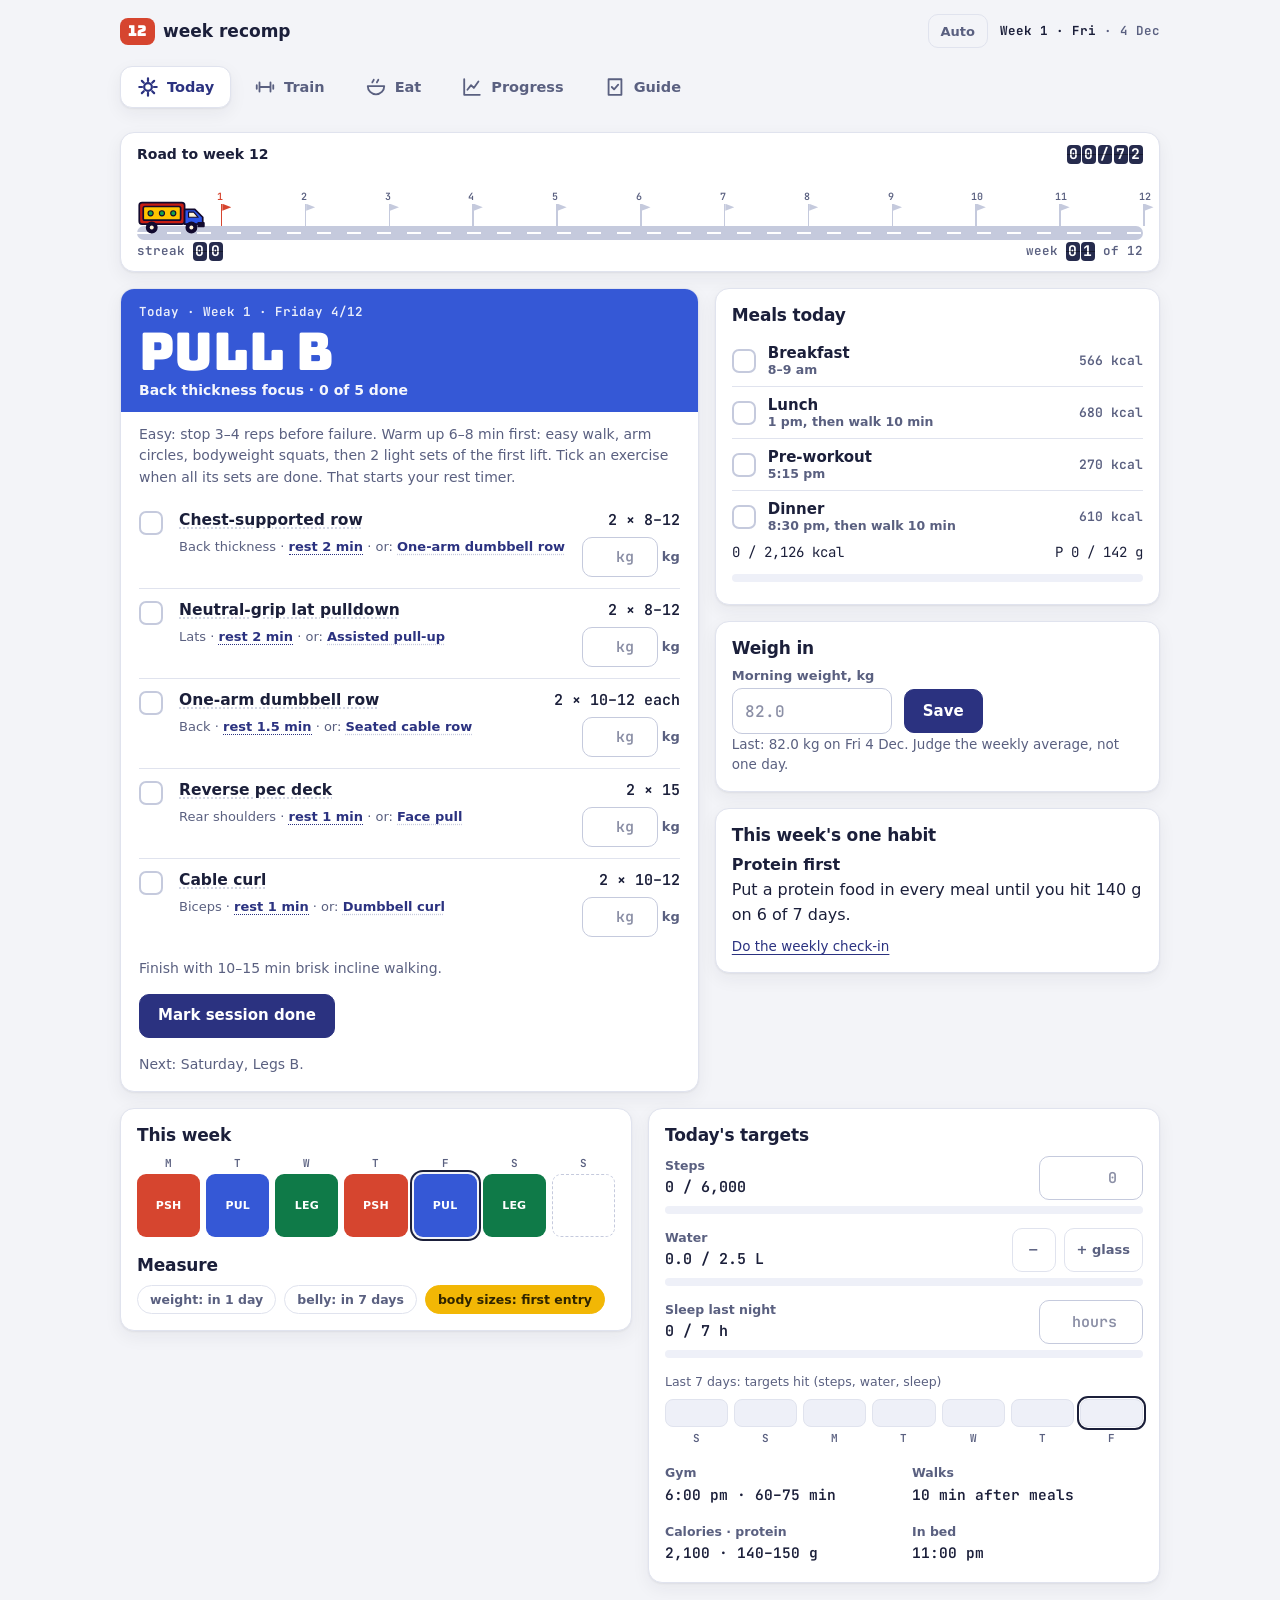
<file: index.html>
<!doctype html>
<html lang="en">
<head>
<meta charset="utf-8">
<meta name="viewport" content="width=device-width, initial-scale=1, viewport-fit=cover">
<meta name="color-scheme" content="dark light">
<title>12-Week Recomp Plan</title>
<style>@font-face{font-family:"Bungee";src:url([data-uri]) format("woff2");font-weight:400;font-display:swap}
@font-face{font-family:"JBMono";src:url([data-uri]) format("woff2");font-weight:400 700;font-display:swap}

/* ---------- tokens: calm light by default, soft dark follows the system ---------- */
:root{
  --bg:#F3F4F8; --card:#FFFFFF; --soft:#EEF0F8; --ink:#1B1F3A; --mute:#5A6080; --line:#E0E3EE; --line2:#C5CADD;
  --push:#D6452F; --pull:#3558D6; --legs:#0F7A48; --done:#F2B705; --done-ink:#2F2400;
  --pri:#2B3280; --pri-ink:#FFFFFF; --focus:#3558D6; --good:#0F7A48; --bad:#B3341F; --flap:#262B4D;
  --shadow:0 1px 2px rgba(27,31,58,.06),0 6px 18px rgba(27,31,58,.06);
  --navh:68px;
  --f-display:"Bungee","Arial Black",system-ui,sans-serif;
  --f-body:system-ui,-apple-system,"Segoe UI",Roboto,"Helvetica Neue",Arial,sans-serif;
  --f-mono:"JBMono",ui-monospace,SFMono-Regular,Menlo,Consolas,monospace;
  color-scheme:light;
}
@media (prefers-color-scheme:dark){:root:not([data-theme="light"]){
  --bg:#12152A; --card:#1B1F3C; --soft:#252A52; --ink:#E9ECFA; --mute:#A6ACCB; --line:#2C3159; --line2:#3C4274;
  --pri:#93A3FF; --pri-ink:#10122A; --focus:#93A3FF; --good:#5FD594; --bad:#FF9A85; --flap:#0E1124;
  --shadow:0 1px 2px rgba(0,0,0,.25),0 6px 18px rgba(0,0,0,.2); color-scheme:dark}}
:root[data-theme="dark"]{
  --bg:#12152A; --card:#1B1F3C; --soft:#252A52; --ink:#E9ECFA; --mute:#A6ACCB; --line:#2C3159; --line2:#3C4274;
  --pri:#93A3FF; --pri-ink:#10122A; --focus:#93A3FF; --good:#5FD594; --bad:#FF9A85; --flap:#0E1124;
  --shadow:0 1px 2px rgba(0,0,0,.25),0 6px 18px rgba(0,0,0,.2); color-scheme:dark}

*{box-sizing:border-box}
html{-webkit-text-size-adjust:100%}
body{margin:0;background:var(--bg);color:var(--ink);font:16px/1.55 var(--f-body);
  padding-left:max(16px,env(safe-area-inset-left,0px));padding-right:max(16px,env(safe-area-inset-right,0px));
  padding-bottom:calc(var(--navh) + 110px + env(safe-area-inset-bottom,0px));min-height:100vh}
::selection{background:var(--pri);color:var(--pri-ink)}
:focus-visible{outline:2px solid var(--focus);outline-offset:2px;border-radius:6px}
a{color:var(--pri);text-underline-offset:3px}
h1,h2,h3{font-family:var(--f-body);font-weight:700;letter-spacing:-.01em;margin:0;text-wrap:balance;line-height:1.2}
h2{font-size:clamp(24px,4.4vw,32px)}
h3{font-size:17px;margin-bottom:8px}
p{margin:0}
.mono,.num{font-family:var(--f-mono);font-variant-numeric:tabular-nums}
.mute{color:var(--mute)}
.small{font-size:13.5px;line-height:1.5}
.wrap{max-width:1040px;margin:0 auto}

/* cards: one surface for everything that holds content */
.card,.app,.tier,.advice,.callout,.targets,.tw,.log,#meals,.eatsum,details,.vol,.ch,.road,.form,.prompt,.empty,.ci,.cihist,.habit,.qw,.lever,#anch,.swapbox{
  background:var(--card);border:1px solid var(--line);border-radius:14px;box-shadow:var(--shadow)}

/* ---------- header and navigation ---------- */
header{padding-top:calc(14px + env(safe-area-inset-top,0px));display:flex;justify-content:space-between;align-items:center;gap:12px;flex-wrap:wrap}
.brand{font:700 17px/1 var(--f-body);display:flex;align-items:center;gap:8px}
.brand b{font:400 15px/1 var(--f-display);background:var(--push);color:#fff;padding:6px 8px;border-radius:8px}
.hr{display:flex;gap:12px;align-items:center}
.stamp{font:600 12.5px/1 var(--f-mono);color:var(--mute);text-align:right}
.stamp b{color:var(--ink)}
.dock{position:fixed;left:0;right:0;bottom:0;z-index:30;display:flex;gap:4px;padding:8px max(10px,env(safe-area-inset-left,0px)) calc(8px + env(safe-area-inset-bottom,0px));background:var(--card);border-top:1px solid var(--line)}
.dock a{flex:1;min-width:0;display:flex;flex-direction:column;align-items:center;justify-content:center;gap:3px;padding:8px 2px 7px;border-radius:12px;color:var(--mute);text-decoration:none;font:600 11.5px/1 var(--f-body);text-transform:capitalize;transition:background .2s,color .2s}
.dock a svg{width:22px;height:22px;stroke:currentColor;fill:none;stroke-width:2;stroke-linecap:round;stroke-linejoin:round}
.dock a:hover{background:var(--soft)}
.dock a[aria-current="page"]{background:var(--soft);color:var(--pri)}
.dock a[aria-current="page"] svg{stroke-width:2.4}
@media(min-width:820px){
  :root{--navh:0px}
  .dock{position:sticky;top:0;bottom:auto;margin:10px 0 0;padding:8px 0;background:var(--bg);border:0;justify-content:flex-start;gap:6px}
  .dock a{flex:0 0 auto;flex-direction:row;gap:8px;padding:9px 16px;font-size:14.5px;border:1px solid transparent}
  .dock a[aria-current="page"]{background:var(--card);border-color:var(--line);box-shadow:var(--shadow)}
  body{padding-bottom:100px}
}
main{padding-top:16px}
.view{display:none}.view.on{display:block;animation:vin .25s cubic-bezier(.25,1,.5,1)}
@keyframes vin{from{opacity:.4;transform:translateY(8px)}to{opacity:1;transform:none}}
.head{margin-bottom:16px;max-width:64ch}
.head p{color:var(--mute);margin-top:4px}
.sec{margin-top:28px}
.sec>h3{margin-bottom:10px}

/* ---------- controls ---------- */
button,.btn{font:600 15px/1 var(--f-body);min-height:44px;padding:0 18px;border-radius:10px;border:1px solid var(--line2);background:var(--card);color:var(--ink);cursor:pointer;display:inline-flex;align-items:center;justify-content:center;gap:8px;text-decoration:none;transition:background .15s,border-color .15s}
button:hover,.btn:hover{background:var(--soft)}
button:active{transform:translateY(1px)}
button.pri{background:var(--pri);border-color:var(--pri);color:var(--pri-ink)}
button.pri:hover{filter:brightness(1.1);background:var(--pri)}
button.ghost{background:transparent;color:var(--mute);border-color:var(--line)}
button:disabled{opacity:.45;cursor:not-allowed}
.sm{min-height:34px;padding:0 12px;font-size:13px}
.row{display:flex;gap:12px;flex-wrap:wrap;align-items:center}
label{display:block;font:600 13px var(--f-body);color:var(--mute);margin-bottom:5px}
input[type=number],input[type=date],input[type=text]{font:500 16px var(--f-mono);width:100%;min-height:46px;padding:8px 12px;border:1px solid var(--line2);border-radius:10px;background:var(--card);color:var(--ink);font-variant-numeric:tabular-nums}
input::placeholder{color:var(--mute);opacity:.7}
.chk{appearance:none;-webkit-appearance:none;width:24px;height:24px;margin:0;border:2px solid var(--line2);border-radius:7px;background:var(--card);cursor:pointer;position:relative;flex:none;transition:background .15s,border-color .15s}
.chk:checked{background:var(--legs);border-color:var(--legs)}
.chk:checked::after{content:"";position:absolute;left:7px;top:2px;width:6px;height:12px;border:solid #fff;border-width:0 2.5px 2.5px 0;transform:rotate(45deg)}

/* ---------- flip counters ---------- */
.flaps{display:inline-flex;gap:2px;perspective:300px;vertical-align:middle}
.fc{display:inline-block;min-width:.72em;padding:.14em .16em;text-align:center;font:700 1.05em/1 var(--f-mono);background:var(--flap);color:#fff;border-radius:4px;position:relative}
.fc::after{content:"";position:absolute;left:0;right:0;top:50%;height:1px;background:rgba(0,0,0,.4)}
.fc.go{animation:flip .45s cubic-bezier(.25,1,.5,1) both;animation-delay:calc(var(--k,0)*50ms)}
@keyframes flip{0%{transform:rotateX(-80deg);opacity:0}100%{transform:rotateX(0);opacity:1}}

/* ---------- today layout ---------- */
.road{padding:12px 16px 10px;margin-bottom:16px}
.roadhd,.roadft{display:flex;justify-content:space-between;align-items:center;gap:12px;flex-wrap:wrap}
.rt{font:700 14px var(--f-body)}
.roadft{font:600 12.5px var(--f-mono);color:var(--mute);margin-top:2px}
.roadft .flaps,.roadhd .flaps{font-size:14px}
.lane{position:relative;height:74px;margin-top:2px}
.asphalt{position:absolute;left:0;right:0;bottom:0;height:14px;background:var(--line2);border-radius:7px;
  background-image:repeating-linear-gradient(90deg,var(--card) 0 14px,transparent 14px 30px);background-size:100% 2px;background-repeat:no-repeat;background-position:0 50%}
.fg{position:absolute;bottom:14px;width:1.5px;height:22px;background:var(--line2)}
.fg::after{content:"";position:absolute;left:1.5px;top:0;width:9px;height:7px;background:var(--line2);clip-path:polygon(0 0,100% 50%,0 100%)}
.fg b{position:absolute;left:-4px;top:-14px;font:600 10px var(--f-mono);color:var(--mute)}
.fg.cur{background:var(--push)}.fg.cur::after{background:var(--push)}.fg.cur b{color:var(--push)}
.truck{--p:0;position:absolute;bottom:6px;width:68px;left:calc(var(--p) * (100% - 68px) / 100);transition:left 1.4s cubic-bezier(.25,1,.5,1);z-index:2}
.truck svg{display:block;width:100%;height:auto;overflow:visible}
.tgrid{display:grid;gap:16px;align-items:start}
@media(min-width:900px){.tgrid{grid-template-columns:minmax(0,1.3fr) minmax(0,1fr)}}
.tside{display:grid;gap:16px}
.trow{display:grid;gap:16px;margin-top:16px}
@media(min-width:700px){.trow{grid-template-columns:1fr 1fr}}
.card{padding:16px}
.card>h3,.qw>h3,.habit>h3,.mealsc>h3{margin-bottom:10px}

/* session card: coloured header, plain checklist */
.sess{padding:0;overflow:hidden;--c:var(--push)}
.sess.c-P{--c:var(--push)}.sess.c-Q{--c:var(--pull)}.sess.c-L{--c:var(--legs)}.sess.c-R{--c:#5A6080}
.shead{background:var(--c);color:#fff;padding:14px 18px 14px}
.skick{font:600 12.5px var(--f-mono);opacity:.9}
.sname{font:400 clamp(34px,7vw,52px)/1 var(--f-display);margin:6px 0 4px;color:#fff;letter-spacing:0;text-transform:uppercase}
.meta{font:600 14px var(--f-body);opacity:.95;margin:0}
.sbody{padding:12px 18px 16px}
.sess>.note{padding:0 18px 16px;margin:0}
.note{margin:10px 0;font-size:14px;color:var(--mute)}
.ex{display:grid;grid-template-columns:28px 1fr auto;gap:2px 12px;padding:11px 0;border-top:1px solid var(--line);align-items:start}
.ex:first-of-type{border-top:0}
.ex b{font:600 15.5px/1.3 var(--f-body)}
.ex .sr{font:600 15px var(--f-mono);text-align:right;white-space:nowrap}
.ex small{grid-column:2/-1;color:var(--mute);font-size:13px}
.ex.ticked b{color:var(--mute);text-decoration:line-through;text-decoration-thickness:1px}
.ex .chk{margin-top:1px}
.rb{min-height:0;padding:0;border:0;border-bottom:1px dotted var(--pri);border-radius:0;background:none;color:var(--pri);font:600 13px var(--f-body);display:inline}
.rb:hover{background:none;border-bottom-style:solid}
.sbody .row{margin-top:14px}
.sbody .row .pri{min-width:150px}

/* side cards */
.tgt{display:grid;grid-template-columns:1fr 1fr;gap:14px 16px}
.tgt div span{display:block;font-size:12.5px;color:var(--mute);font-weight:600}
.tgt div b{font:600 14.5px var(--f-mono)}
.mlist{display:grid;gap:0}
.mrow{display:grid;grid-template-columns:24px 1fr auto;gap:12px;align-items:center;padding:9px 0;border-top:1px solid var(--line);cursor:pointer;margin:0;font-size:15px;color:var(--ink)}
.mrow:first-child{border-top:0}
.mrow small{color:var(--mute);font-size:12.5px;display:block}
.mrow .mk{font:600 13px var(--f-mono);color:var(--mute)}
.mrow.ate .mn{color:var(--mute)}
.eatbar{height:8px;border-radius:999px;background:var(--soft);overflow:hidden;margin:10px 0 6px}
.eatbar i{display:block;height:100%;background:var(--legs);transition:width .4s cubic-bezier(.25,1,.5,1)}
.eatsum{padding:14px 16px}
.qw,.habit{padding:16px}
.habit b{display:block;font:700 16px var(--f-body);margin-bottom:4px}
.week7{display:grid;grid-template-columns:repeat(7,1fr);gap:6px}
.week7 .cell{animation:none}
.week7 small{display:block;text-align:center;font:600 11px var(--f-mono);color:var(--mute);margin-bottom:4px}
.chips{display:flex;gap:8px;flex-wrap:wrap}
.chip{font:600 12.5px var(--f-body);padding:6px 12px;border-radius:999px;background:var(--soft);color:var(--ink);border:1px solid var(--line)}
.chip.due{background:var(--done);color:var(--done-ink);border-color:var(--done)}
.chip.ok{color:var(--mute);background:transparent}
.targets{padding:16px}

/* ---------- train: plan grid ---------- */
.plan{display:grid;grid-template-columns:minmax(0,1fr);gap:20px;align-items:start}
@media(min-width:900px){.plan{grid-template-columns:minmax(0,500px) minmax(0,1fr);gap:28px}.plan .detail{position:sticky;top:64px}}
.gtop{display:grid;grid-template-columns:40px repeat(7,1fr) 38px;gap:5px;margin-bottom:6px;font:600 11.5px var(--f-mono);color:var(--mute);text-align:center}
.gtop span:first-child{text-align:left}
.cells{display:grid;grid-template-columns:40px repeat(7,1fr) 38px;gap:5px;align-items:center}
.phase{grid-column:1/-1;font:700 12.5px var(--f-body);color:var(--mute);margin-top:14px;display:flex;gap:10px;align-items:center}
.phase:first-child{margin-top:0}
.phase::after{content:"";flex:1;border-top:1px solid var(--line)}
.wl{font:600 11.5px var(--f-mono);color:var(--mute)}
.wp{font:600 12px var(--f-mono);color:var(--mute);text-align:right}
.wp.full{color:var(--good)}
.cell{appearance:none;padding:0;min-height:0;aspect-ratio:1;width:100%;border:0;border-radius:9px;background:var(--c,var(--soft));color:var(--on,var(--ink));position:relative;cursor:pointer;
  display:grid;place-items:center;animation:cin .45s cubic-bezier(.25,1,.5,1) both;animation-delay:calc(var(--i)*6ms);transition:transform .15s}
.cell span{font:700 clamp(8.5px,1.9vw,11px)/1 var(--f-body);pointer-events:none;letter-spacing:.02em}
.cell:hover{transform:translateY(-2px);background:var(--c,var(--soft))}
.t-P{--c:var(--push);--on:#fff}.t-Q{--c:var(--pull);--on:#fff}.t-L{--c:var(--legs);--on:#fff}
.t-R{--c:transparent;border:1.5px dashed var(--line2)}
.cell.done{background:var(--done);--on:var(--done-ink)}
.cell.done span{opacity:0}
.cell.done::after{content:"";position:absolute;left:31%;top:20%;width:24%;height:44%;border:solid var(--done-ink);border-width:0 3.5px 3.5px 0;transform:rotate(45deg)}
.cell.pop::after{animation:stamp .35s cubic-bezier(.25,1,.5,1)}
@keyframes stamp{0%{transform:rotate(45deg) scale(1.8);opacity:0}100%{transform:rotate(45deg) scale(1);opacity:1}}
.cell.today{box-shadow:0 0 0 2px var(--bg),0 0 0 4px var(--ink)}
.cell.sel{box-shadow:0 0 0 2px var(--bg),0 0 0 4px var(--pri)}
@keyframes cin{from{opacity:.2;transform:translateY(6px)}to{opacity:1;transform:none}}
.legend{display:flex;gap:14px;flex-wrap:wrap;margin-top:14px;font:600 12.5px var(--f-body);color:var(--mute)}
.legend span{display:flex;align-items:center;gap:6px}
.legend i{display:inline-block;width:14px;height:14px;border-radius:4px;background:var(--c,transparent)}
.legend i.d{background:var(--done)}
.legend i.t-R{border:1.5px dashed var(--line2)}
.startrow{display:flex;gap:12px;align-items:end;flex-wrap:wrap;margin-top:20px}
.startrow>div{width:210px}
.vol{display:grid;gap:9px;margin-top:8px;padding:14px 16px}
.vr{display:grid;grid-template-columns:92px minmax(0,1fr) 28px;gap:10px;align-items:center;font:600 13px var(--f-body)}
.vt{position:relative;height:10px;background:var(--soft);border-radius:999px}
.vt i{position:absolute;left:0;top:0;bottom:0;border-radius:999px;background:var(--pri);transition:width .4s cubic-bezier(.25,1,.5,1)}
.vt b{position:absolute;top:-4px;bottom:-4px;width:2px;background:var(--ink);opacity:.55}
.vr .n{text-align:right;font-family:var(--f-mono)}
.volnote{margin-top:8px}

/* ---------- eat ---------- */
.stack{display:flex;height:22px;border-radius:999px;overflow:hidden}
.stack i{display:block;height:100%}
.seg-p{background:var(--pull)}.seg-c{background:var(--done)}.seg-f{background:var(--legs)}
.keys{display:flex;gap:16px;flex-wrap:wrap;margin-top:10px;font:600 13px var(--f-body)}
.keys span{display:flex;gap:7px;align-items:center}
.keys i{width:12px;height:12px;border-radius:4px;display:inline-block}
.total{display:flex;justify-content:space-between;gap:10px;flex-wrap:wrap;padding:12px 0;font:600 14.5px var(--f-mono)}
.two{display:grid;gap:20px}
@media(min-width:900px){.two{grid-template-columns:1fr 1fr;gap:28px}}
#meals{padding:4px 16px}
.meal{display:grid;grid-template-columns:116px minmax(0,1fr);gap:4px 16px;padding:14px 0;border-top:1px solid var(--line);position:relative}
.meal:first-child{border-top:0}
.meal .when{font:700 15px var(--f-body)}
.meal .when small{display:block;font:500 12.5px var(--f-body);color:var(--mute);margin-top:2px}
.tick{display:flex;gap:8px;align-items:center;font:600 13px var(--f-body);margin-top:8px;cursor:pointer;color:var(--ink)}
.meal.ate{background:linear-gradient(90deg,var(--soft),transparent)}
.mbar{display:flex;height:10px;border-radius:999px;overflow:hidden}
.mbar i{display:block;height:100%}
.mnum{display:flex;justify-content:space-between;font:600 13px var(--f-mono);margin-bottom:6px;gap:8px;flex-wrap:wrap}
.foods{margin:8px 0 0;padding-left:18px;color:var(--mute);font-size:14px}
.swap{display:grid;gap:0}
.swap div{display:flex;justify-content:space-between;gap:14px;font-size:14.5px;padding:10px 0;border-top:1px solid var(--line)}
.swap div:first-child{border-top:0}
.swap div span:last-child{font:600 13px var(--f-mono);text-align:right;color:var(--mute);white-space:nowrap}
.swapbox{padding:6px 16px}
details{margin-top:10px}
summary{cursor:pointer;min-height:50px;padding:0 16px;display:flex;align-items:center;justify-content:space-between;gap:12px;font:700 15.5px var(--f-body);list-style:none}
summary::-webkit-details-marker{display:none}
summary::after{content:"";width:9px;height:9px;border-right:2px solid var(--mute);border-bottom:2px solid var(--mute);transform:rotate(45deg);margin-right:4px;transition:transform .2s}
details[open] summary::after{transform:rotate(-135deg)}
details .inner{padding:0 16px 16px}
#anch{padding:14px 16px;display:grid;gap:10px}
#anch .vr{grid-template-columns:160px minmax(0,1fr) 34px}
@media(max-width:560px){#anch .vr{grid-template-columns:1fr 34px;gap:4px 10px}#anch .vr .vt{grid-column:1/-1;order:3}}

/* ---------- progress ---------- */
.charts{display:grid;gap:16px}
@media(min-width:900px){.charts{grid-template-columns:1fr 1fr}}
.ch{padding:14px 14px 8px}
.ch h3{display:flex;justify-content:space-between;align-items:baseline;gap:10px;flex-wrap:wrap}
.ch h3 .num{font-size:13.5px;color:var(--mute);font-weight:600}
.chart{width:100%;display:block}
.chart text{font:600 11px var(--f-mono);fill:var(--mute)}
.chart .ln{fill:none;stroke:var(--pull);stroke-width:2.5;stroke-linecap:round;stroke-linejoin:round;stroke-dasharray:1;animation:draw .8s cubic-bezier(.25,1,.5,1) both}
@keyframes draw{from{stroke-dashoffset:1}to{stroke-dashoffset:0}}
.chart .gl{stroke:var(--line);stroke-width:1}
.chart .rf{stroke:var(--push);stroke-width:1.5;stroke-dasharray:5 4;opacity:.8}
.chart .pt{fill:var(--card);stroke:var(--pull);stroke-width:2}
.chart .last{fill:var(--done);stroke:var(--ink);stroke-width:2}
.chart .lt{fill:var(--ink);font-size:12.5px}
.empty{padding:20px 16px;font-size:14px;color:var(--mute);box-shadow:none}
.form{padding:16px;display:grid;grid-template-columns:repeat(2,minmax(0,1fr));gap:12px}
@media(min-width:700px){.form{grid-template-columns:repeat(4,minmax(0,1fr))}}
.form .wide{grid-column:1/-1}
.err{color:var(--bad);font-weight:600;font-size:14px;min-height:20px;margin-top:8px}
.advice{padding:16px 18px;margin-bottom:20px}
.advice .tag{font:700 12px var(--f-body);display:inline-block;padding:3px 10px;background:var(--done);color:var(--done-ink);border-radius:999px;margin-bottom:8px}
.advice .tag.hold{background:var(--soft);color:var(--good)}
.advice b{font:700 18px/1.25 var(--f-body);display:block;margin-bottom:4px}
.tbl{width:100%;border-collapse:collapse;font:500 14px var(--f-mono)}
.tbl th{font:600 12px var(--f-body);color:var(--mute);text-align:right;padding:10px 8px;border-bottom:1px solid var(--line2)}
.tbl th:first-child,.tbl td:first-child{text-align:left}
.tbl td{padding:10px 8px;border-bottom:1px solid var(--line);text-align:right}
.tbl tr:last-child td{border-bottom:0}
.tbl td.neg{color:var(--good);font-weight:700}.tbl td.pos{color:var(--bad);font-weight:700}
.tw{overflow-x:auto}
.log{font:500 13px/1.5 var(--f-mono);padding:4px 16px}
.log div{display:grid;grid-template-columns:96px 1fr 40px;gap:8px;align-items:center;padding:9px 0;border-top:1px solid var(--line)}
.log div:first-child{border-top:0}
.log .d{color:var(--mute)}
.log button{min-height:36px;padding:0;width:36px}
.log button svg{width:14px;height:14px}
.x{stroke:currentColor;stroke-width:2.2;fill:none}
.banner{background:var(--done);color:var(--done-ink);padding:12px 14px;margin-bottom:16px;font-weight:600;border-radius:12px}
.ci{padding:16px}
.cifacts{display:flex;gap:6px 18px;flex-wrap:wrap;font-size:13px;margin:12px 0 2px;color:var(--mute)}
.cifacts b{color:var(--ink)}
.ciq{margin-top:14px}
.cset{display:flex;gap:8px;flex-wrap:wrap}
.cset .cb{min-height:44px;padding:0 16px;font:600 14px var(--f-body);border-radius:999px;background:var(--card)}
.cset .cb[aria-pressed="true"]{background:var(--pri);border-color:var(--pri);color:var(--pri-ink)}
.cires{margin-top:18px;padding:16px;background:var(--soft);border-radius:12px}
.cires .tag{font:700 12px var(--f-body);display:inline-block;padding:3px 10px;border-radius:999px;background:var(--done);color:var(--done-ink)}
.cires b{display:block;font:700 22px/1.2 var(--f-body);margin:8px 0 4px}
.cires .cical b{display:inline;font:700 15px var(--f-body);margin:0}
.cical{margin:8px 0 4px}
.cihist{margin-top:12px;padding:12px 16px;display:grid;gap:6px}

/* ---------- guide ---------- */
.seg{display:flex;gap:8px;flex-wrap:wrap;margin-bottom:18px}
.seg button{min-height:42px;border-radius:999px}
.seg button[aria-selected="true"]{background:var(--pri);border-color:var(--pri);color:var(--pri-ink)}
.gp{display:none}.gp.on{display:block;animation:vin .25s cubic-bezier(.25,1,.5,1)}
.lever{display:grid;gap:6px 16px;padding:16px;margin:12px 0;grid-template-columns:minmax(0,1fr)}
@media(min-width:760px){.lever{grid-template-columns:48px minmax(0,1fr)}}
.lever .rk{font:700 30px/1 var(--f-body);color:var(--line2)}
.lever h3{margin:0 0 6px;font-size:18px}
.etag{display:inline-block;font:700 11px var(--f-body);padding:3px 9px;border-radius:999px;background:var(--soft);color:var(--mute);vertical-align:middle;margin-left:6px}
.lever .pro{font-size:15px}
.lever .move{font-weight:600;margin:10px 0;padding:10px 12px;background:var(--soft);border-radius:10px;font-size:15px}
.lever .ev{font-size:13.5px;color:var(--mute);margin:6px 0 0}
.app{display:grid;gap:4px 18px;padding:16px;margin:12px 0;grid-template-columns:minmax(0,1fr)}
@media(min-width:760px){.app{grid-template-columns:190px minmax(0,1fr)}}
.app h3{font-size:20px;margin:0}
.verdict{display:inline-block;font:700 11.5px var(--f-body);padding:3px 10px;border-radius:999px;margin-bottom:6px}
.verdict.use{background:var(--legs);color:#fff}
.verdict.try{background:var(--done);color:var(--done-ink)}
.verdict.skip{background:var(--soft);color:var(--mute)}
.facts{display:flex;gap:6px 16px;flex-wrap:wrap;font:600 13px var(--f-mono);margin-bottom:8px;color:var(--mute)}
.facts b{color:var(--ink)}
.app ul{margin:8px 0 0;padding-left:18px;font-size:14px;color:var(--mute)}
.app ul li{margin:3px 0}
.test{min-width:560px}
.test th,.test td{padding:10px 8px;text-align:center}
.test th:first-child,.test td:first-child{text-align:left;min-width:200px}
.test td.sc{font:700 15px var(--f-mono)}
.tbl.atbl td,.tbl.atbl th{text-align:left;font-family:var(--f-body);font-weight:400;vertical-align:top}
.tbl.atbl th{font:600 12px var(--f-body)}
.tbl.atbl td:nth-child(2),.tbl.atbl td:nth-child(3){font-family:var(--f-mono);white-space:nowrap;font-size:13px}
.tbl.atbl td:first-child{font-weight:700;white-space:nowrap}
.callout{padding:14px 16px;margin:12px 0;font-size:15px;background:var(--soft);box-shadow:none}
.prompt{font:500 13px/1.6 var(--f-mono);white-space:pre-wrap;padding:14px;margin:10px 0 12px;user-select:all;box-shadow:none;background:var(--soft)}
.tier{padding:16px;margin:12px 0;display:grid;gap:6px 24px}
@media(min-width:760px){.tier{grid-template-columns:190px minmax(0,1fr)}}
.tier h3{margin:0}
.tier ul{margin:0;padding-left:18px;font-size:15px}
.tier li{margin:6px 0}
.src{columns:2 300px;padding-left:18px;font-size:14px}
.src li{margin:6px 0;break-inside:avoid}
footer{margin-top:40px;padding-top:14px;border-top:1px solid var(--line);color:var(--mute);font-size:13px}

/* ---------- rest timer ---------- */
#timer{position:fixed;left:0;right:0;bottom:calc(var(--navh) + env(safe-area-inset-bottom,0px));z-index:40;background:var(--ink);color:var(--bg);padding:10px max(16px,env(safe-area-inset-left,0px))}
#timer[hidden]{display:none}
.tmwrap{height:5px;background:rgba(127,127,127,.35);border-radius:999px;overflow:hidden;margin-bottom:8px}
.tmwrap i{display:block;height:100%;background:var(--done);width:0}
.tmrow{max-width:1040px;margin:0 auto;display:flex;align-items:center;gap:12px}
.tmrow span{flex:1;font:600 13.5px var(--f-body);min-width:0;overflow:hidden;text-overflow:ellipsis;white-space:nowrap}
.tmrow b{font:700 26px var(--f-mono);font-variant-numeric:tabular-nums}
.tmrow button{border-color:rgba(127,127,127,.6);background:transparent;color:inherit;min-height:38px;padding:0 14px;font-size:13px}
.tmrow button:hover{background:rgba(127,127,127,.25)}
#timer.over{background:var(--legs);color:#fff}
#timer.over .tmwrap i{background:#fff}

@media(max-width:560px){.meal{grid-template-columns:1fr}.log div{grid-template-columns:80px 1fr 38px}.swap div{flex-direction:column;gap:2px}.swap div span:last-child{text-align:left}}
@media(max-width:700px){
  .tbl.atbl,.tbl.atbl tbody,.tbl.atbl tr,.tbl.atbl td{display:block;width:100%}
  .tbl.atbl thead{display:none}
  .tbl.atbl tr{padding:12px 4px;border-top:1px solid var(--line)}
  .tbl.atbl tr:first-child{border-top:0}
  .tbl.atbl td{border:0;padding:2px 8px;white-space:normal!important}
  .tbl.atbl td:first-child{font:700 16px var(--f-body);padding-bottom:4px}
  .tbl.atbl td:nth-child(2),.tbl.atbl td:nth-child(3){display:inline-block;width:auto;padding-right:14px}
}
@media (prefers-reduced-motion:reduce){*{animation:none!important;transition:none!important;scroll-behavior:auto!important}}
@media print{.dock,button,#timer{display:none}}

.two>*,.tgrid>*,.plan>*,.trow>*{min-width:0}
.swap.plain div span:last-child{font:inherit;font-size:14.5px;white-space:normal;color:inherit;text-align:left}

/* ---------- train v2: timeline, week list, heatmap ---------- */
.tl{padding:14px 16px 12px;margin-bottom:16px}
.tlhd{display:flex;justify-content:space-between;align-items:baseline;gap:8px;flex-wrap:wrap;margin-bottom:12px}
.tlhd h3{margin:0}
.tlbars{display:grid;grid-template-columns:repeat(12,minmax(0,1fr));gap:5px;align-items:end}
.tlw{appearance:none;display:flex;flex-direction:column;align-items:center;gap:6px;padding:0;min-height:0;border:0;background:none;border-radius:8px;cursor:pointer;color:var(--mute)}
.tlw:hover{background:none}
.tlw .bar{position:relative;width:100%;height:58px;background:var(--soft);border-radius:8px;overflow:hidden;transition:box-shadow .15s}
.tlw .bar i{position:absolute;left:0;right:0;bottom:0;background:var(--done);transition:height .4s cubic-bezier(.25,1,.5,1)}
.tlw.full .bar i{background:var(--legs)}
.tlw span{font:600 12px var(--f-mono)}
.tlw.cur span{color:var(--push);font-weight:700}
.tlw:hover .bar{box-shadow:0 0 0 2px var(--line2)}
.tlw.sel .bar{box-shadow:0 0 0 2px var(--pri)}
.tlw.sel span{color:var(--pri);font-weight:700}
.tlph{display:grid;grid-template-columns:repeat(12,minmax(0,1fr));gap:5px;margin-top:8px}
.tlph span{font:600 11.5px var(--f-body);color:var(--mute);border-top:2px solid var(--line2);padding-top:5px;white-space:nowrap;overflow:hidden}
.tlph span.on{border-top-color:var(--pri);color:var(--pri)}
.plan2{display:grid;gap:16px;align-items:start}
@media(min-width:900px){.plan2{grid-template-columns:minmax(0,430px) minmax(0,1fr);gap:24px}.plan2 .detail{position:sticky;top:64px}}
.plan2>*{min-width:0}
.wknav{display:flex;align-items:center;justify-content:space-between;gap:8px;margin-bottom:10px}
.wknav button{gap:4px}
.wkt{text-align:center;display:flex;flex-direction:column;line-height:1.25}
.wkt b{font:700 18px var(--f-body)}
.wkt span{font:500 13px var(--f-body);color:var(--mute)}
.weeklist{display:grid;gap:8px}
.dayrow{appearance:none;display:grid;grid-template-columns:46px minmax(0,1fr) auto;gap:12px;align-items:center;text-align:left;padding:10px 12px;min-height:68px;border-radius:12px;background:var(--card);border:1px solid var(--line);box-shadow:var(--shadow);width:100%;font:inherit;color:var(--ink)}
.dayrow:hover{background:var(--soft)}
.dayrow.sel{border-color:var(--pri);box-shadow:0 0 0 1px var(--pri),var(--shadow);background:var(--soft)}
.dbadge{width:46px;height:46px;border-radius:12px;display:grid;place-items:center;background:var(--c,var(--soft));color:#fff;font:700 11.5px var(--f-body);letter-spacing:.02em}
.dayrow.rest .dbadge{background:transparent;border:1.5px dashed var(--line2);color:var(--mute)}
.dmain b{display:block;font:700 16px/1.25 var(--f-body)}
.dmain small{display:block;color:var(--mute);font-size:13px;margin-top:1px}
.dmain .dd{font:600 12px var(--f-mono);margin:0 0 1px}
.dstat{font:700 12px var(--f-body);padding:4px 10px;border-radius:999px;white-space:nowrap}
.dstat.done{background:var(--done);color:var(--done-ink)}
.dstat.today{background:var(--pri);color:var(--pri-ink)}
.dstat.missed{color:var(--bad);border:1px solid var(--line2)}
.vm{padding:10px 10px 8px;overflow-x:auto}
.vmx{width:100%;min-width:330px;border-collapse:separate;border-spacing:0 3px}
.vmx th{font:600 11.5px var(--f-body);color:var(--mute);text-align:center;padding:2px 0 4px}
.vmx th.on{color:var(--pri);box-shadow:inset 0 -2px 0 var(--pri)}
.vmx td{padding:0;text-align:center}
.vmx td.m{font:600 14px var(--f-body);text-align:left;padding:0 6px 0 4px;width:82px;white-space:nowrap}
.vmx td.c{width:15%}
.vcell{display:grid;place-items:center;height:32px;margin:0 2px;border-radius:8px;font:700 13px var(--f-mono);color:var(--ink);background:color-mix(in srgb,var(--pri) calc(var(--a,0) * 100%),var(--soft))}
.vcell.hi{color:var(--pri-ink)}
.vcell.col{outline:0}
.vmx td.tot{width:58px;text-align:right;white-space:nowrap;padding-right:6px}
.vmx td.tot b{font:700 14px var(--f-mono);margin-left:6px}
.dot{display:inline-block;width:9px;height:9px;border-radius:50%;vertical-align:middle}
.s-low{background:var(--done)}.s-mid{background:var(--pull)}.s-ok{background:var(--legs)}
.vrow{cursor:pointer}
.vrow:hover .vcell:not(.hi){background:color-mix(in srgb,var(--pri) calc(var(--a,0) * 100% + 8%),var(--soft))}
.vrow.open td.m{color:var(--pri)}
.vdet td{text-align:left;padding:2px 8px 10px;font-size:13.5px;color:var(--mute)}
.vdet div{padding:2px 0}
.vdet b{color:var(--ink);display:inline-block;min-width:34px;font-weight:600}
.vleg{display:flex;gap:6px 16px;flex-wrap:wrap;margin:8px 4px 2px;font:600 12px var(--f-body);color:var(--mute)}
.vleg span{display:flex;gap:6px;align-items:center}
.vleg .dot{margin:0}

/* ---------- charts v2 ---------- */
.ch{padding:14px 14px 12px}
.chh{display:flex;justify-content:space-between;align-items:flex-start;gap:10px;margin-bottom:6px}
.ct{display:block;font:600 13px var(--f-body);color:var(--mute)}
.cv{font:700 26px/1.1 var(--f-mono)}
.cv small{font:600 13px var(--f-body);color:var(--mute)}
.pace{font:700 12px var(--f-body);padding:4px 10px;border-radius:999px;white-space:nowrap}
.pace.green{background:var(--legs);color:#fff}
.pace.amber{background:var(--done);color:var(--done-ink)}
.pace.blue{background:var(--pull);color:#fff}
.pace.grey{background:var(--soft);color:var(--mute)}
.cw{position:relative}
.chn{margin-top:4px}
.chart .band{fill:var(--legs);opacity:.13}
.chart .bt{font-size:10.5px;fill:var(--mute)}
.chart .gl.v{stroke-dasharray:2 4}
.chart .today{stroke:var(--push);stroke-width:1.5;stroke-dasharray:4 3;opacity:.7}
.chart .pt{fill:var(--card);stroke:var(--mute);stroke-width:1.5}
.chart .ln{stroke:var(--pri);stroke-width:3}
.chart .last{fill:var(--pri);stroke:var(--card);stroke-width:2.5}
.chart .sl{stroke:var(--ink);stroke-width:1;opacity:.5}
.chart .sp{fill:var(--done);stroke:var(--ink);stroke-width:2}
.chart .hit{fill:transparent;cursor:crosshair;touch-action:pan-y}
.tip{position:absolute;top:0;z-index:5;pointer-events:none;background:var(--ink);color:var(--bg);padding:8px 10px;border-radius:10px;font-size:12.5px;line-height:1.35;white-space:nowrap;box-shadow:var(--shadow);display:grid;gap:1px}
.tip[hidden]{display:none}
.tip b{font:700 15px var(--f-mono)}
.tip span{opacity:.85}

/* ---------- header on small screens ---------- */
header{flex-wrap:nowrap}
@media(max-width:480px){.stamp .sd{display:none}.brand{font-size:16px}}

.chart .scrub[hidden]{display:none}
@media(max-width:480px){.stamp{display:none}}

/* daily tracker + exercise weights */
.ex:has(.wt) small{grid-column:2}
.ex .wt{grid-column:3;grid-row:2;display:flex;align-items:center;gap:4px;margin:0;align-self:start;justify-self:end}
.ex .wt span,.ex .wt i{display:none}
.ex .wt input{width:76px;min-height:40px;padding:4px 8px;border:1px solid var(--line2);border-radius:10px;background:var(--card);color:var(--ink);font:600 15px var(--f-mono);text-align:right}
.ex .wt em{font-style:normal;color:var(--mute);font-size:13px}
.dtrack{display:grid;gap:14px;margin-bottom:18px}
.dr{display:grid;grid-template-columns:1fr auto;gap:6px 12px;align-items:center}
.dr .dl span{display:block;font-size:12.5px;color:var(--mute);font-weight:600}
.dr .dl b{font:600 15px var(--f-mono)}
.dr input{width:104px;min-height:44px;padding:6px 10px;border:1px solid var(--line2);border-radius:10px;background:var(--card);color:var(--ink);font:600 15px var(--f-mono);text-align:right}
.dr .stp{display:flex;gap:8px}
.dr .stp button{min-height:44px;min-width:44px}
.dr .bar{grid-column:1/-1;height:8px;border-radius:99px;background:var(--soft);overflow:hidden}
.dr .bar i{display:block;height:100%;width:0;background:var(--pull);border-radius:99px;transition:width .3s}
.dr .bar.hit i{background:var(--good)}
.dweek small{display:block;font-size:12.5px;color:var(--mute);margin-bottom:8px}
.dds{display:grid;grid-template-columns:repeat(7,1fr);gap:6px}
.dd{display:flex;flex-direction:column;align-items:center;gap:4px;font:600 11px var(--f-mono);color:var(--mute)}
.dd i{width:100%;height:28px;border-radius:8px;background:var(--soft);border:1px solid var(--line)}
.dd.s1 i{background:color-mix(in srgb,var(--done) 45%,var(--card))}
.dd.s2 i{background:color-mix(in srgb,var(--good) 45%,var(--card))}
.dd.s3 i{background:var(--good);border-color:var(--good)}
.dd.now i{outline:2px solid var(--ink);outline-offset:1px}
@media(prefers-reduced-motion:reduce){.dr .bar i{transition:none}}
.trow{align-items:start}

/* exercise how-to */
.exn{all:unset;cursor:pointer;color:inherit;font:inherit;text-decoration:underline dotted;text-underline-offset:3px;text-decoration-color:var(--line2)}
.exn:hover{text-decoration-color:currentColor}
.exn:focus-visible{outline:2px solid var(--focus);outline-offset:2px;border-radius:4px}
.exn.alt{color:var(--pri);font-weight:600}
.ex b .exn{font-weight:600}
dialog#exdlg{width:min(560px,calc(100vw - 24px));max-height:calc(100dvh - 24px);padding:0;border:1px solid var(--line);border-radius:16px;background:var(--card);color:var(--ink);box-shadow:0 20px 60px rgba(0,0,0,.35)}
dialog#exdlg::backdrop{background:rgba(10,12,30,.55)}
.exd{padding:18px;overflow:auto;max-height:calc(100dvh - 26px)}
.exd-h{display:flex;justify-content:space-between;align-items:flex-start;gap:12px;margin-bottom:10px}
.exd-h h3{font:700 19px/1.25 var(--f-body)}
.exd-h button{min-height:40px;min-width:64px}
.exd-m{display:grid;gap:10px;margin-bottom:6px}
.exd-m small{display:block;font-size:12.5px;color:var(--mute);font-weight:600;margin-bottom:4px}
.mus{display:inline-block;margin:0 6px 6px 0;padding:5px 11px;border-radius:99px;background:var(--soft);border:1px solid var(--line);font:600 13px var(--f-body);text-transform:capitalize}
.exd-m div:first-child .mus{background:color-mix(in srgb,var(--pull) 16%,var(--card));border-color:color-mix(in srgb,var(--pull) 40%,var(--line))}
.exd-s{margin:12px 0 14px;padding-left:22px;display:grid;gap:8px;font-size:15px;line-height:1.5}
.exd-i{display:grid;grid-template-columns:1fr 1fr;gap:8px;margin-bottom:14px}
.exd-i img{width:100%;height:auto;border-radius:10px;border:1px solid var(--line);background:var(--soft);aspect-ratio:4/3;object-fit:cover}
</style>
</head>
<body>
<!--
THESIS: A calm daily checklist with a little truck-road personality: readable first, decorative never. It refuses loud contrast, uppercase display type and thick outlines.
OWN-WORLD: Soft cool-grey ground with white cards, indigo-ink text, one primary indigo; session colours push red, pull blue, legs green, done amber. System sans for all reading, mono for numbers, Bungee only for the brand mark and today's session name. Soft dark theme follows the phone.
STORY: He opens it, ticks today's exercises with a rest timer, ticks meals, logs his weight, and sees the truck move.
FIRST VIEWPORT: Slim road card with the truck and flip counters; the session card (coloured header, plain checklist) beside meals, weigh-in, habit and targets in a balanced second column; week strip and measure row below.
FORM: Refinement of the truck-art world (quieter + layout + typeset). Seed 45cd27e6.
FINISH: unreviewed and undocumented is unfinished; this build ends with the finish review, the verdict, DESIGN.md, and every shipping raster carrying its provenance
-->
<div class="wrap">
<header>
  <div class="brand"><b>12</b>week recomp</div>
  <div class="hr"><button type="button" class="ghost sm" id="theme" aria-label="Switch theme: auto, light or dark"></button><div class="stamp" id="stamp"></div></div>
</header>
<nav class="dock" id="rail" aria-label="Sections"><a href="#today" data-t="today"><svg viewBox="0 0 24 24"><circle cx="12" cy="12" r="4.2"/><path d="M12 2.5v3M12 18.5v3M2.5 12h3M18.5 12h3M5.3 5.3l2.1 2.1M16.6 16.6l2.1 2.1M18.7 5.3l-2.1 2.1M7.4 16.6l-2.1 2.1"/></svg><span>today</span></a><a href="#train" data-t="train"><svg viewBox="0 0 24 24"><path d="M6 7v10M18 7v10M3 10v4M21 10v4M6 12h12"/></svg><span>train</span></a><a href="#eat" data-t="eat"><svg viewBox="0 0 24 24"><path d="M3 11h18a9 9 0 0 1-18 0z"/><path d="M8 7c0-1.5 1.5-1.5 1.5-3M13 7c0-1.5 1.5-1.5 1.5-3"/></svg><span>eat</span></a><a href="#progress" data-t="progress"><svg viewBox="0 0 24 24"><path d="M3.5 3.5v17h17"/><path d="M7 15l4-5 3 3 5-7"/></svg><span>progress</span></a><a href="#guide" data-t="guide"><svg viewBox="0 0 24 24"><path d="M5 3.5h14v17H5z"/><path d="M8.5 12l2.5 2.5 4.5-5"/></svg><span>guide</span></a></nav>

<main>
<div id="storebanner" class="banner" hidden>This browser is blocking saved data, so ticks and measurements will be lost when you close the page. Use Progress, then Export, before you leave.</div>

<!-- TODAY -->
<section class="view" id="v-today" aria-label="Today"></section>

<!-- TRAIN -->
<section class="view" id="v-train" aria-label="Train">
  <div class="head"><h2>Train</h2><p>Six sessions a week, every muscle twice. Pick a week, pick a day, tick exercises as you go. Wrecked or sleeping badly? Skip Saturday and run 5 days that week.</p></div>
  <div class="card tl"><div class="tlhd"><h3>12-week program</h3><span class="small mute">Bars show sessions done. Tap a week.</span></div><div class="tlbars" id="tl"></div><div class="tlph" id="tlph"></div></div>
  <div class="plan2">
    <div class="weekcol">
      <div class="wknav"><button type="button" class="ghost sm" id="wkprev" data-wkstep="-1"><svg viewBox="0 0 24 24" width="16" height="16" aria-hidden="true"><path d="M15 5l-7 7 7 7" fill="none" stroke="currentColor" stroke-width="2.4" stroke-linecap="round" stroke-linejoin="round"/></svg>Prev</button><div class="wkt"><b id="wktitle"></b><span id="wksub"></span></div><button type="button" class="ghost sm" id="wknext" data-wkstep="1">Next<svg viewBox="0 0 24 24" width="16" height="16" aria-hidden="true"><path d="M9 5l7 7-7 7" fill="none" stroke="currentColor" stroke-width="2.4" stroke-linecap="round" stroke-linejoin="round"/></svg></button></div>
      <div class="weeklist" id="weeklist"></div>
      <div class="startrow">
        <div><label for="startdate">Week 1 starts (any date, snaps to Monday)</label><input type="date" id="startdate"></div>
      </div>

    </div>
    <div class="detail" id="detail" aria-live="polite"></div>
  </div>
  <div class="sec"><h3 id="voltitle">Sets per muscle</h3><div class="card vm" id="vol"></div><p class="small mute volnote">Direct sets only. Presses and rows also work other muscles, and glutes also get work from squats and deadlifts. Tap a muscle to see which exercises count. The ACSM 2026 reference of about 10 sets per muscle per week comes from summaries, not the full paper.</p></div>
  <div class="sec"><h3>How to add weight</h3><div class="swap swapbox plate">
        <div><span>Pick a weight that leaves 1–3 reps in the tank</span><span>effort</span></div>
        <div><span>Add 1 rep to each set, every session</span><span>reps</span></div>
        <div><span>Every set at the top of the range? Add the smallest weight step, then restart at the bottom</span><span>weight</span></div>
        <div><span>Stuck two sessions in a row? Drop the weight about 10% and build back</span><span>reset (coach practice)</span></div></div>
        <p class="small mute" style="margin-top:10px">Steps: about 1–2 kg for upper body, 2.5–5 kg for legs. Lower the weight over 2 seconds. Stop a set when your form breaks.</p></div>

</section>

<!-- EAT -->
<section class="view" id="v-eat" aria-label="Eat">
  <div class="head"><h2>One normal Indian day</h2><p>About 2,100 kcal and 140 g protein. Same on rest days. Oil is the usual error, so measure the teaspoon. Six lifting days burn a bit more than my estimate assumed, so keep 2,100 and let Progress tell you.</p></div>
  <div class="eatsum" id="eatsum"></div>
  <div class="two">
    <div class="card"><h3>Where the calories come from</h3>
      <div class="stack" id="stack" role="img" aria-label="Calories split: protein, carbs, fat"></div>
      <div class="keys" id="keys"></div>
      <div class="total mono" id="total"></div>
      <p class="small mute">Protein target is 140–150 g, 1.7–1.8 g per kg. Values are my estimates from standard tables, not lab data. Weigh rice and chicken for two weeks, then eyeball.</p>
    </div>
    <div id="meals"></div>
  </div>
  <div class="sec two">
    <div><h3>Protein anchors</h3><div id="anch"></div>
      <p class="small mute" style="margin-top:10px">Grams of protein per portion, from my estimates. The line is 35 g, about what each main meal should reach.</p></div>
    <div><h3>Off-plan meal? Three rules</h3><div class="swap plain swapbox plate">
      <div><span>Do not skip the next meal to make up for it. Eat the next planned meal.</span></div>
      <div><span>Protein first: pick the protein dish, then fill the plate.</span></div>
      <div><span>Tick it as it was. One off meal moves nothing. Hiding it breaks the habit of tracking.</span></div></div>
      <p class="small mute" style="margin-top:10px">Coaching practice, not a study.</p></div>
  </div>
  <div class="sec two">
    <div>
      <h3>Swap so you don't repeat</h3>
      <div class="swap swapbox plate">
        <div><span>Fish, 150 g raw, instead of chicken</span><span>210 kcal · 25 g P</span></div>
        <div><span>Egg curry, 4 eggs</span><span>~350 kcal · 26 g P</span></div>
        <div><span>Soya chunks, 60 g raw, in curry</span><span>~270 kcal · 31 g P</span></div>
        <div><span>Paneer, 100 g (high fat)</span><span>~265 kcal · 18 g P</span></div>
        <div><span>Poha plate + 2 boiled eggs + milk</span><span>~580 kcal · 26 g P</span></div>
        <div><span>150 g cooked rice = 2 rotis</span><span>195 vs 210 kcal</span></div>
        <div><span>Pre: 150 g curd + banana + chana</span><span>~290 kcal · 11 g P</span></div>
      </div>
    </div>
    <div>
      <h3>Supplements</h3>
      <div class="swap swapbox plate">
        <div><span>Creatine monohydrate, 3–5 g a day</span><span>optional</span></div>
        <div><span>Whey</span><span>not needed</span></div>
        <div><span>BCAAs, fat burners, testosterone boosters, mass gainers</span><span>skip</span></div>
      </div>
      <p class="small mute" style="margin-top:10px">Creatine can add about 1 kg of water weight early. Judge progress by your belly, not that kilo.</p>
    </div>
  </div>
</section>

<!-- PROGRESS -->
<section class="view" id="v-progress" aria-label="Progress">
  <div class="head"><h2>Progress</h2><p>Your numbers, your weekly check-in, and your log. Saved in this browser only. Phone and laptop each keep their own copy; move data with Export and Import.</p></div>
  <div class="seg" role="tablist" aria-label="Progress sections">
    <button type="button" role="tab" data-psub="charts" aria-selected="true">Charts</button>
    <button type="button" role="tab" data-psub="checkin" aria-selected="false">Weekly check-in</button>
    <button type="button" role="tab" data-psub="log" aria-selected="false">Log and backup</button>
  </div>
  <div class="gp on" id="p-charts"><div class="charts" id="charts"></div><div class="sec"><h3>Since baseline</h3><div class="tw" id="deltas"></div></div></div>
  <div class="gp" id="p-checkin"><div id="checkin"></div><div id="advice" style="margin-top:16px"></div></div>
  <div class="gp" id="p-log"><div class="sec">
    <h3>Add a measurement</h3>
    <form id="form" class="form" novalidate>
      <div class="wide"><label for="f-date">Date</label><input type="date" id="f-date" required></div>
      <div><label for="f-weight">Weight kg</label><input id="f-weight" type="number" inputmode="decimal" step="0.1" placeholder="82.0"></div>
      <div><label for="f-belly">Belly in</label><input id="f-belly" type="number" inputmode="decimal" step="0.25" placeholder="40"></div>
      <div><label for="f-waist">Narrow waist in</label><input id="f-waist" type="number" inputmode="decimal" step="0.25"></div>
      <div><label for="f-chest">Chest in</label><input id="f-chest" type="number" inputmode="decimal" step="0.25"></div>
      <div><label for="f-shoulders">Shoulders in</label><input id="f-shoulders" type="number" inputmode="decimal" step="0.25"></div>
      <div><label for="f-biceps">Biceps in</label><input id="f-biceps" type="number" inputmode="decimal" step="0.25"></div>
      <div><label for="f-thigh">Thigh in</label><input id="f-thigh" type="number" inputmode="decimal" step="0.25"></div>
      <div><label for="f-note">Note</label><input id="f-note" type="text" maxlength="80" placeholder="optional"></div>
      <div class="wide row"><button class="pri" type="submit">Save entry</button><span class="small mute">Fill only what you measured. Saving the same date updates that day.</span></div>
    </form>
    <div class="err" id="err" role="alert"></div>
  </div>
  <div class="sec">
    <h3>How often, and how</h3>
    <details><summary>Schedule</summary><div class="inner small"><div class="swap swapbox plate">
      <div><span>Weight: morning, after the toilet, before food</span><span>daily, use the weekly average</span></div>
      <div><span>Belly</span><span>weekly</span></div>
      <div><span>Narrow waist, chest, shoulders, biceps, thigh</span><span>every 4 weeks</span></div>
      <div><span>Photos: front, side, back, same light (keep them in your gallery)</span><span>every 4 weeks</span></div></div></div></details>
    <details><summary>Measuring each one</summary><div class="inner small"><div class="swap swapbox plate">
      <div><span><b>Belly</b>: midway between lowest rib and top of hip bone, just above the navel. Breathe out, don't suck in.</span></div>
      <div><span><b>Narrow waist</b>: the narrowest point of the trunk. Same posture each time.</span></div>
      <div><span><b>Chest</b>: under the armpits, across the nipples, tape level, breathe out.</span></div>
      <div><span><b>Shoulders</b>: around the widest point over the deltoids. Get help to keep the tape level.</span></div>
      <div><span><b>Biceps</b>: right arm, flexed to 90°, at the peak. Same method every time.</span></div>
      <div><span><b>Thigh</b>: standing, halfway between hip crease and kneecap.</span></div></div></div></details>
  </div>
  <div class="sec"><h3>Entries</h3><div class="log" id="log"></div></div>
  <div class="sec">
    <h3>Back up and move data</h3>
    <p class="small mute" style="margin-bottom:12px">Export a file now and then. To use another device, export here and import there.</p>
    <div class="row">
      <button id="exp" type="button">Export file</button>
      <button id="imp" type="button" class="ghost">Import file</button>
      <input type="file" id="impfile" accept="application/json,.json" hidden>
      <button id="reset" type="button" class="ghost">Erase everything</button>
    </div>
    <div class="err" id="dataerr" role="status"></div>
  </div>
</div>
</section>

<!-- GUIDE -->
<section class="view" id="v-guide" aria-label="Guide">
  <div class="head"><h2>The guide</h2><p>What decides results, the apps to use, and the evidence behind it.</p></div>
  <div class="seg" role="tablist" aria-label="Guide sections">
    <button type="button" role="tab" data-sub="matters" aria-selected="true">What matters</button>
    <button type="button" role="tab" data-sub="apps" aria-selected="false">Apps</button>
    <button type="button" role="tab" data-sub="proof" aria-selected="false">Evidence</button>
  </div>
  <div class="gp on" id="g-matters"></div>
  <div class="gp" id="g-apps">

  <h3>1. Track your lifts</h3>
  <div class="app"><div><span class="verdict use">TRY FIRST</span><h3>Liftosaur</h3></div><div>
    <div class="facts"><span><b>4.77</b> ★</span><span><b>1.2K</b> ratings</span><span>updated 16 Nov 2026</span></div>
    <p>Free and open source. You write the plan once, and it works out the next weight for you from what you lifted. Built-in programs include 5/3/1 and GZCLP.</p>
    <ul><li>Its own site shows a lifetime paid option. Users say the free version works, but I could not find the free limits on an official page.</li><li>Takes about 15 minutes to enter 6 sessions. If it blocks you before all 6 are saved, use FitNotes.</li></ul>
    <p class="small"><a href="https://play.google.com/store/apps/details?id=com.liftosaur.www.twa">Google Play</a> · <a href="https://github.com/astashov/liftosaur">source on GitHub</a> · <a href="https://www.liftosaur.com/">site</a></p></div></div>
  <div class="app"><div><span class="verdict use">FALLBACK</span><h3>FitNotes</h3></div><div>
    <div class="facts"><span><b>4.93</b> ★</span><span><b>31.7K</b> ratings</span><span>updated 24 Oct 2025</span></div>
    <p>Simplest logger. Weight and reps, progress charts, body measurements. Official site: "Free to use and no ads - ever". Android only. No auto-progression.</p>
    <ul><li>Not updated in over a year. Check it runs well on your phone.</li></ul>
    <p class="small"><a href="https://play.google.com/store/apps/details?id=com.github.jamesgay.fitnotes">Google Play</a> · <a href="https://www.fitnotesapp.com">official site</a></p></div></div>
  <div class="app"><div><span class="verdict skip">SKIP</span><h3>Hevy</h3></div><div>
    <div class="facts"><span><b>4.85</b> ★</span><span><b>292K</b> ratings</span><span>updated 14 Nov 2026</span></div>
    <p>Polished, but the free tier allows 4 routines and your plan has 6. Its help centre also limits free body measurements to weight and waist.</p>
    <p class="small"><a href="https://help.hevyapp.com/hc/en-us/articles/35119778922263-Hevy-Pro-Subscription-How-to-get-Pro-and-What-Does-It-Include">Hevy help centre</a></p></div></div>
  <h3 style="margin-top:22px">Day-1 test for the workout app</h3>
  <div class="tw"><table class="tbl test" id="wtest"></table></div>

  <div class="sec"><h3>2. Log food with the camera</h3>
  <div class="callout"><b>Read this first.</b> Photo calorie estimates are rough. Studies find wide errors, worst on big portions and mixed dishes, and I found none that tested Indian food. Hidden oil in a curry is the biggest miss. Use the camera for meals you did not cook. Your own plan meals do not need a photo.</div>
  <p class="mute" style="max-width:64ch;margin-bottom:12px">The big apps keep the camera behind a paywall: MyFitnessPal Meal Scan and Lose It Snap It are paid in the 2026 sources I found. I could not confirm that inside the apps. These are the ones that look free or close to it.</p>
  <div class="tw"><table class="tbl atbl"><thead><tr><th>App</th><th>Play rating</th><th>Updated</th><th>What I found</th></tr></thead><tbody>
    <tr><td><a href="https://play.google.com/store/apps/details?id=com.calplus.app">Cal Plus</a></td><td>4.66 · 4.5K</td><td>14 Nov 2026</td><td>Shows ads. Its maker says photo scans have no daily limit and no premium tier. Maker's claim only.</td></tr>
    <tr><td><a href="https://play.google.com/store/apps/details?id=app.platelens.app">PlateLens</a></td><td>4.57 · 1.6K</td><td>22 Oct 2026</td><td>Several promotional sites say 3 free AI scans a day, then paid. 10K+ downloads.</td></tr>
    <tr><td><a href="https://play.google.com/store/apps/details?id=com.fatsecret.android">FatSecret</a></td><td>4.54 · 548.8K</td><td>19 Nov 2026</td><td>Free manual food diary. Photo scanning not verified. Some features paid, not confirmed which.</td></tr>
    <tr><td><a href="https://play.google.com/store/apps/details?id=com.healthifyme.basic">Healthify</a></td><td>4.42 · 568.5K</td><td>18 Nov 2026</td><td>Vendor blogs say best Indian dish list. Photo log tier and Pro price are unconfirmed.</td></tr>
    <tr><td><a href="https://play.google.com/store/apps/details?id=ai.calzen.caloriecounter">CalZen</a></td><td>4.35 · 198K</td><td>17 Nov 2026</td><td>AI photo tracker. I did not check its free terms.</td></tr>
    <tr><td><a href="https://play.google.com/store/apps/details?id=com.appediet.appediet">Appediet</a></td><td>4.47 · 127.5K</td><td>12 Nov 2026</td><td>AI calorie counter. I did not check its free terms.</td></tr>
    <tr><td><a href="https://play.google.com/store/apps/details?id=com.clearcals.hint">Hint</a></td><td>4.04 · 1.4K</td><td>20 Sep 2026</td><td>Its maker claims ICMR-NIN food data and free workouts. Only source, small rating base.</td></tr>
    <tr><td>SnapCalorie</td><td>not found on Play India</td><td></td><td>One source says 3 free AI logs a day, citing its FAQ. Cal AI has no permanent free tier per a review.</td></tr>
  </tbody></table></div>
  <p class="small mute" style="margin-top:8px">Open source options (OpenNutriTracker, wger) use Open Food Facts and have no Indian-dish camera. Cronometer shows ads and gets poor Indian-food reports.</p>
  <h3 style="margin-top:22px">The 5-dish test</h3>
  <p class="mute" style="margin-bottom:12px;max-width:62ch">Log these dishes, photo or text. Tick a box when the app lands within 15% of the plan value. Keep the app with 4 or more, and where you can save your own recipe.</p>
  <div class="tw"><table class="tbl test" id="test"></table></div></div>

  <div class="sec"><h3>My details</h3>
  <p class="mute" style="max-width:64ch">Edit these and they save in this browser only. Nobody else who opens this page sees them. They fill in the AI prompt below.</p>
  <div class="card"><form id="profform" class="grid" novalidate>
    <div><label for="pf-age">Age</label><input id="pf-age" type="number" inputmode="numeric"></div>
    <div><label for="pf-weight">Weight kg</label><input id="pf-weight" type="number" inputmode="decimal" step="0.1"></div>
    <div><label for="pf-height">Height cm</label><input id="pf-height" type="number" inputmode="decimal"></div>
    <div class="wide"><label for="pf-about">About me (job, street, anything else)</label><input id="pf-about" type="text" maxlength="200"></div>
  </form></div></div>

  <div class="sec"><h3>3. Meal plans: use a free AI chat</h3>
  <p class="mute" style="max-width:64ch">I found no free app that makes good Indian meal plans. The paid coaching in Healthify-type apps is the main product there. A free AI chat app can do it if you give it your numbers. Check its totals, because it can add up wrong.</p>
  <details open><summary>Prompt: a 7-day Indian meal plan</summary><div class="inner">
    <div class="prompt" id="pr1">Make me a 7-day Indian home-food meal plan.
About me: <span id="pr-about"></span>
Daily target: 2,100 kcal, 140 to 150 g protein, about 235 g carbs, about 65 g fat.
I eat: eggs, chicken, fish, dal, rice, roti, sabzi, curd, milk, soya chunks, paneer, fruit. No whey.
Four meals: breakfast, lunch, a 5:15 pm pre-workout snack, and an 8:30 pm dinner.
For every meal give gram weights (say raw or cooked), then kcal, protein, carbs and fat. Add up each day and keep it within 50 kcal and 5 g protein of target.
Use 1 teaspoon of oil per curry or sabzi. Do not repeat the same lunch or dinner two days in a row.
End with a grocery list for the week.</div>
    <button type="button" class="pri" data-copy="pr1">Copy prompt</button></div></details>
  <details><summary>Prompt: estimate a meal from a photo</summary><div class="inner">
    <div class="prompt" id="pr2">This is a photo of my meal. Estimate calories, protein, carbs and fat.
Give a low and a high range, not one number.
Tell me which part you are least sure about (oil, portion size, hidden ingredients) and ask me one question that would narrow it down.
What I know: [for example: rice about 150 g cooked, 1 tsp oil in the curry, 2 rotis]</div>
    <button type="button" class="pri" data-copy="pr2">Copy prompt</button></div></details>
  <p class="small mute" style="margin-top:12px">Studies of AI photo estimates: <a href="https://www.ncbi.nlm.nih.gov/pmc/articles/PMC12513282/">three large language models tested on food images</a>. Giving the portion weights in the prompt is the easiest way to cut the error.</p></div>
</div>
  <div class="gp" id="g-proof">
  <div class="tier"><h3>Backed by studies</h3><ul>
    <li>Train each muscle about twice a week (<a href="https://link.springer.com/10.1007/s40279-016-0543-8">2016 meta-analysis</a>). Six-day Push/Pull/Legs does this. So does a 4-day Upper/Lower. When weekly sets are equal, extra training days add little (<a href="https://mennohenselmans.com/training-frequency-2018-meta-analysis-review/">2019 review</a>). Six days buys shorter sessions and the routine you wanted, not extra muscle by itself.</li>
    <li>About 10 sets per muscle per week for growth. <a href="https://acsm.org/resistance-training-guidelines-update-2026/">ACSM 2026</a>, which I read through summaries, not the full paper.</li>
    <li>Protein 1.4–2.0 g per kg (<a href="https://www.ncbi.nlm.nih.gov/pmc/articles/PMC5477153/">ISSN</a>). Creatine 3–5 g a day is safe in healthy adults (<a href="https://link.springer.com/10.1186/s12970-017-0173-z">ISSN</a>).</li>
    <li>Self-monitoring, motivational interviewing and sleep: tracking and sticking with a plan is linked to more weight loss (<a href="https://pubmed.ncbi.nlm.nih.gov/21185970/">Burke 2011</a>, weak evidence). Motivational interviewing improves adherence (<a href="https://www.cdrnet.org/vault/2459/web/files/Spahn%202010.pdf">Spahn 2010</a>). Short sleep cut fat loss in a very small study (<a href="https://www.paulogentil.com/pdf/Insufficient%20Sleep%20Undermines%20Dietary%20Efforts%20to%20Reduce%20Adiposity.pdf">Nedeltcheva 2010</a>). Details in What matters.</li>
    <li>AI photo calorie estimates have wide error, worst on big portions and mixed dishes (<a href="https://www.ncbi.nlm.nih.gov/pmc/articles/PMC12513282/">study of three models</a>). I found none tested on Indian food.</li>
    <li>Measure the waist midway between rib and hip bone; keep waist under half your height (<a href="https://www.nice.org.uk/guidance/NG246/chapter/identifying-and-assessing-overweight-obesity-and-central-adiposity">NICE</a>). 90 cm is the <a href="https://www.ncbi.nlm.nih.gov/pmc/articles/PMC3944886/">South Asian screening line</a>, not a diagnosis.</li></ul></div>
  <div class="tier"><h3>Community reports</h3><ul>
    <li>The <a href="https://thefitness.wiki/routines/strength-training-muscle-building/">r/Fitness wiki</a> says beginners do best on simple, compound-focused routines they can add weight to, 3–4 lifting days, some cardio kept in, and "bigger and stronger overlap".</li>
    <li>A well-known Reddit beginner routine, Metallicadpa's PPL, is 6 days with steady weight increases. Jefit copies of it say so; I did not find the original thread, so treat that as a pointer, not proof.</li><li>This plan leans on machines. Ask your trainer to teach dumbbell and barbell basics too.</li></ul></div>
  <div class="tier"><h3>My judgement</h3><ul>
    <li>The weekly check-in rules (one habit at a time, fix habits before calories, wait about 3 weeks of data) are my judgement, modelled on coaching practice, not a tested protocol.</li>
    <li>Six lifting days from week 1 is your choice, not something the research asks of a beginner. The 2-sets-first ramp, the Saturday skip rule, 2,100 kcal, the step ramp, the exercise picks and the week-8 recovery week are my judgement. Adjust from your own data.</li>
    <li>All food values are estimates. The 12-week results below are not promises.</li>
    <li>Removed after review because they had no source: "strength doubles" and "25–28% body fat".</li></ul></div>
  <div class="tier"><h3>Where you start</h3><ul>
    <li>Belly 101.6 cm (40 in). Waist ÷ height is 0.60; NICE says under 0.5, about 85 cm for you.</li>
    <li>Estimated after 12 weeks: belly 37.5–38.5 in, weight down 3–5 kg. Reaching 85 cm takes longer.</li>
    <li>Calories: BMR 1,750 × 1.4 = 2,450 maintenance, minus 15% = about 2,100.</li></ul></div>
  <div class="sec"><h3>Sources</h3>
  <ul class="src">
    <li><a href="https://link.springer.com/10.1007/s40279-016-0543-8">Schoenfeld 2016, training frequency</a></li>
    <li><a href="https://mennohenselmans.com/training-frequency-2018-meta-analysis-review/">Henselmans on the 2019 meta-analysis</a></li>
    <li><a href="https://acsm.org/resistance-training-guidelines-update-2026/">ACSM 2026 resistance training update</a></li>
    <li><a href="https://www.ncbi.nlm.nih.gov/pmc/articles/PMC5477153/">ISSN protein position stand</a></li>
    <li><a href="https://link.springer.com/10.1186/s12970-017-0173-z">ISSN creatine position stand</a></li>
    <li><a href="https://www.nice.org.uk/guidance/NG246/chapter/identifying-and-assessing-overweight-obesity-and-central-adiposity">NICE NG246, waist method</a></li>
    <li><a href="https://www.ncbi.nlm.nih.gov/pmc/articles/PMC3944886/">South Asian waist cut-points</a></li>
    <li><a href="https://www.who.int/news-room/fact-sheets/detail/physical-activity">WHO physical activity</a> (not re-checked in this session)</li>
    <li><a href="https://thefitness.wiki/routines/strength-training-muscle-building/">r/Fitness wiki: routines</a></li>
    <li><a href="https://pubmed.ncbi.nlm.nih.gov/21185970/">Burke 2011, self-monitoring review</a>, <a href="https://www.cdrnet.org/vault/2459/web/files/Spahn%202010.pdf">Spahn 2010, counselling review</a>, <a href="https://www.ncbi.nlm.nih.gov/sites/books/NBK618378/">StatPearls on motivational interviewing</a></li>
    <li><a href="https://www.ucl.ac.uk/news/2009/aug/how-long-does-it-take-form-habit">Lally 2010, habit formation (summary)</a>, <a href="https://www.nsca.com/education/articles/nsca-coach/using-intensity-based-on-sets-and-repetitions-over-50-years-of-experience-a-brief-overview-of-load-setting-and-programming-strategy/">NSCA on reps in reserve</a></li>
    <li><a href="https://www.ncbi.nlm.nih.gov/pmc/articles/PMC12513282/">LLM food-photo estimates</a>, <a href="https://github.com/astashov/liftosaur">Liftosaur</a></li>
    <li><a href="https://www.fitnotesapp.com">FitNotes</a>, <a href="https://help.hevyapp.com/hc/en-us/articles/35119778922263-Hevy-Pro-Subscription-How-to-get-Pro-and-What-Does-It-Include">Hevy help</a>, Google Play listings for each app</li>
  </ul></div>
  <footer>Not medical advice. Stop and see a doctor for chest pain, dizziness or sharp joint pain.</footer>
</div>
</section>
</main>
</div>
<div id="timer" hidden role="timer"><div class="tmwrap"><i id="tmbar"></i></div><div class="tmrow"><span id="tmlabel"></span><b id="tmtime">0:00</b><button type="button" data-tm="30">+30s</button><button type="button" data-tm="stop">Stop</button></div></div>

<dialog id="exdlg" aria-labelledby="exd-t"><div class="exd"><div class="exd-h"><h3 id="exd-t"></h3><button type="button" class="ghost sm" id="exd-x" aria-label="Close">Close</button></div><div id="exd-b"></div></div></dialog>
<script>
(function(){
"use strict";
/* ============ data ============ */
var DAYS=["Monday","Tuesday","Wednesday","Thursday","Friday","Saturday","Sunday"], DS=["Mon","Tue","Wed","Thu","Fri","Sat","Sun"];
var S={
 PUA:{name:"Push A",focus:"Chest focus",cls:"P",cardio:false,items:[
  ["Machine chest press",3,"8–12","2 min","Chest","Push-ups or dumbbell bench",0,"chest"],
  ["Incline dumbbell press",3,"8–12","2 min","Upper chest","Incline machine press",1,"chest"],
  ["Seated dumbbell shoulder press",3,"8–12","2 min","Shoulders","Machine shoulder press",0,"shoulders"],
  ["Cable lateral raise",3,"12–15","1 min","Side shoulders","Dumbbell lateral raise",1,"shoulders"],
  ["Triceps rope pushdown",3,"10–15","1 min","Triceps","Bench dips",0,"triceps"],
  ["Overhead cable triceps extension",3,"10–12","1 min","Triceps","Dumbbell overhead extension",0,"triceps"]]},
 PLA:{name:"Pull A",focus:"Back width focus",cls:"Q",cardio:true,items:[
  ["Lat pulldown, wide grip",3,"8–12","2 min","Back width","Assisted pull-up",0,"back"],
  ["Seated cable row",3,"8–12","2 min","Mid-back","Chest-supported dumbbell row",0,"back"],
  ["Face pull",2,"15","1 min","Rear shoulders","Reverse pec deck",0,"shoulders"],
  ["Incline dumbbell curl",3,"10–12","1 min","Biceps","Cable curl",0,"biceps"],
  ["Hammer curl",3,"10–12","1 min","Biceps, forearms","Rope cable curl",0,"biceps"]]},
 LGA:{name:"Legs A",focus:"Quads focus",cls:"L",cardio:false,items:[
  ["Leg press",3,"10–12","2 min","Quads, glutes","Goblet squat",0,"quads"],
  ["Dumbbell Romanian deadlift",3,"8–12","2 min","Hamstrings, glutes","Back extension",0,"hams"],
  ["Leg extension",3,"12–15","1 min","Quads","Bodyweight split squat",0,"quads"],
  ["Lying leg curl",3,"10–12","1.5 min","Hamstrings","Seated leg curl",0,"hams"],
  ["Standing calf raise",3,"12–15","1 min","Calves","Calf raise on leg press",0,"calves"],
  ["Cable crunch",3,"12–15","1 min","Abs","Plank, 30–45 s",0,"abs"]]},
 PUB:{name:"Push B",focus:"Shoulders focus",cls:"P",cardio:false,items:[
  ["Machine shoulder press",3,"8–12","2 min","Shoulders","Seated dumbbell shoulder press",0,"shoulders"],
  ["Dumbbell bench press",3,"8–12","2 min","Chest","Machine chest press",0,"chest"],
  ["Pec deck fly",3,"12–15","1 min","Chest","Cable fly",0,"chest"],
  ["Dumbbell lateral raise",3,"12–15","1 min","Side shoulders","Cable lateral raise",0,"shoulders"],
  ["Skull crusher or overhead extension",3,"10–12","1 min","Triceps","Bench dips",0,"triceps"],
  ["Triceps rope pushdown",2,"12–15","1 min","Triceps","Bench dips",0,"triceps"]]},
 PLB:{name:"Pull B",focus:"Back thickness focus",cls:"Q",cardio:true,items:[
  ["Chest-supported row",3,"8–12","2 min","Back thickness","One-arm dumbbell row",0,"back"],
  ["Neutral-grip lat pulldown",3,"8–12","2 min","Lats","Assisted pull-up",0,"back"],
  ["One-arm dumbbell row",2,"10–12 each","1.5 min","Back","Seated cable row",0,"back"],
  ["Reverse pec deck",2,"15","1 min","Rear shoulders","Face pull",0,"shoulders"],
  ["Cable curl",3,"10–12","1 min","Biceps","Dumbbell curl",0,"biceps"]]},
 LGB:{name:"Legs B",focus:"Hamstrings and glutes focus",cls:"L",cardio:true,items:[
  ["Hip thrust",3,"8–12","2 min","Glutes","Glute bridge",0,"glutes"],
  ["Hack squat or goblet squat",3,"8–12","2 min","Quads","Leg press",0,"quads"],
  ["Seated leg curl",3,"10–15","1.5 min","Hamstrings","Lying leg curl",0,"hams"],
  ["Dumbbell step-up or split squat",2,"10 each leg","1.5 min","Legs","Walking lunge",0,"quads"],
  ["Seated calf raise",3,"12–15","1 min","Calves","Standing calf raise",0,"calves"],
  ["Plank",3,"30–45 s","1 min","Abs","Hanging knee raise",0,"abs"]]},
 RS:{name:"Rest",focus:"Recover",cls:"R",items:[]}
};
function sched(w,d){ return [ "PUA","PLA","LGA","PUB","PLB","LGB","RS" ][d]; }
function cap(w){ return w<=2?2 : w===8?2 : w<=7?3 : 4; }
function effort(w){ return w<=2?"Easy: stop 3–4 reps before failure." : w===8?"Recovery week: lighter weights, same moves." : "Stop 1–3 reps before failure."; }
function phase(w){ return w<=2?"weeks 1–2 · learn · 2 sets": w<=7?"weeks 3–7 · build · 3 sets": w===8?"week 8 · recover":"weeks 9–12 · build · 4th set on laggers"; }
function stepsFor(w){ return w<=2?6000: w<=4?7500: 8000; }
var MEALS=[
 {n:"Breakfast",t:"8–9 am",p:36.6,c:52.8,f:22,k:566,l:["2 whole eggs + 3 whites bhurji, 1 tsp oil","2 rotis, 40 g atta each, no ghee","Toned milk, 200 ml"]},
 {n:"Lunch",t:"1 pm, then walk 10 min",p:52.2,c:77.4,f:17.5,k:680,l:["Cooked rice, 150 g","Dal, 1 katori (150 g cooked)","Chicken curry: 150 g raw breast, 1 tsp oil","Onion-cucumber salad 100 g, curd 100 g"]},
 {n:"Pre-workout",t:"5:15 pm",p:13,c:40.4,f:6.6,k:270,l:["1 banana","Roasted chana, 30 g","1 boiled egg"]},
 {n:"Dinner",t:"8:30 pm, then walk 10 min",p:39.7,c:63.6,f:22.4,k:610,l:["Fish curry: 150 g raw rohu, 1 tsp oil","2 rotis","Mixed sabzi, 150 g, 1 tsp oil","Curd, 150 g"]}
];
var DISHES=["Dal, 150 g cooked (~150 kcal)","Roti, 40 g atta (~105 kcal)","Chicken curry, 150 g raw (~255 kcal)","Egg bhurji, 2 eggs + 1 tsp oil (~190 kcal)","Curd, 150 g (~90 kcal)"];
var APPS=["FatSecret","Healthify","Cal Plus","PlateLens"];
var WT=["All 6 sessions saved, no paywall popup","Logs sets with no signal","Shows last session's weights next time"];
var popKey=null;

/* ============ state + storage ============ */
var KEY="recomp12.v2", mem=null, canStore=true;
function todayStr(){ var d=new Date(); return fmt(d); }
function fmt(d){ var m=d.getMonth()+1, dd=d.getDate(); return d.getFullYear()+"-"+(m<10?"0":"")+m+"-"+(dd<10?"0":"")+dd; }
function parse(s){ var a=s.split("-"); return new Date(+a[0],+a[1]-1,+a[2]); }
function addDays(d,n){ var x=new Date(d.getFullYear(),d.getMonth(),d.getDate()+n); return x; }
function mondayOf(d){ return addDays(d,-((d.getDay()+6)%7)); }
function diffDays(a,b){ return Math.round((a-b)/86400000); }
function nextMonday(){ var t=new Date(); t=new Date(t.getFullYear(),t.getMonth(),t.getDate()); var add=(8-t.getDay())%7; return addDays(t,add); }
function fresh(){ return {day:{},wlog:{},lw:{},profile:{age:27,weight:82,height:170,about:"desk job"},start:fmt(mondayOf(new Date())),done:{},test:{},ex:{},eat:{},checks:{},log:[{id:"base",date:todayStr(),weight:82,belly:40,waist:36,biceps:13,thigh:23.5,note:"baseline",base:true}]}; }
var st;
function load(){
  try{ var r=localStorage.getItem(KEY); if(r){ var o=JSON.parse(r); if(o&&Array.isArray(o.log)){ o.done=o.done||{}; o.test=o.test||{}; o.ex=o.ex||{}; o.eat=o.eat||{}; o.checks=o.checks||{}; o.day=o.day||{}; o.wlog=o.wlog||{}; o.lw=o.lw||{}; o.profile=o.profile||{age:27,weight:82,height:170,about:"desk job"}; var cm=fmt(mondayOf(new Date())); if(o.start>cm) o.start=cm; if(o.theme==="day") o.theme="light"; else if(o.theme!=="light"&&o.theme!=="dark") delete o.theme; return o; } } }
  catch(e){ canStore=false; }
  return fresh();
}
function save(){ try{ localStorage.setItem(KEY,JSON.stringify(st)); }catch(e){ canStore=false; document.getElementById("storebanner").hidden=false; } }
st=load();
try{ localStorage.setItem("__t","1"); localStorage.removeItem("__t"); }catch(e){ canStore=false; document.getElementById("storebanner").hidden=false; }
if(canStore){ try{ if(!localStorage.getItem(KEY)) save(); }catch(e){} }

function startMon(){ return mondayOf(parse(st.start)); }
function where(){ // today's place in the plan
  var diff=diffDays(new Date(new Date().getFullYear(),new Date().getMonth(),new Date().getDate()),startMon());
  if(diff<0) return {state:"before",days:-diff};
  var w=Math.floor(diff/7)+1; if(w>12) return {state:"after"};
  return {state:"in",w:w,d:diff%7};
}
function key(w,d){ return w+"-"+d; }
var sel=null;

/* ============ helpers ============ */
function $(id){ return document.getElementById(id); }
function esc(s){ return String(s).replace(/[&<>"]/g,function(c){return {"&":"&amp;","<":"&lt;",">":"&gt;",'"':"&quot;"}[c];}); }
function dateLabel(s){ var d=parse(s); return DS[(d.getDay()+6)%7]+" "+d.getDate()+" "+["Jan","Feb","Mar","Apr","May","Jun","Jul","Aug","Sep","Oct","Nov","Dec"][d.getMonth()]; }
function n1(x){ return (Math.round(x*10)/10).toFixed(1); }
function n2(x){ return String(parseFloat((Math.round(x*100)/100).toFixed(2))); }
function dm(d){ return d.getDate()+" "+["Jan","Feb","Mar","Apr","May","Jun","Jul","Aug","Sep","Oct","Nov","Dec"][d.getMonth()]; }
function planned(w){ var c=0; for(var d=0;d<7;d++){ if(countable(sched(w,d))) c++; } return c; }
function countable(s){ return s!=="RS"; }

/* ============ helpers: rest, stats, eaten, theme, copy ============ */
function restSec(s){ return Math.round(parseFloat(s)*60)||60; }
var FL={}, lastP=0, LAB={P:"PSH",Q:"PUL",L:"LEG",R:""};
function pad(n){ return (n<10?"0":"")+n; }
function flap(id,str){
  var prev=FL[id]; FL[id]=str; var h='<span class="flaps" role="text" aria-label="'+esc(str)+'">';
  for(var i=0;i<str.length;i++){ var ch=str.charAt(i), chg=(prev===undefined)||prev.charAt(i)!==ch; h+='<i class="fc'+(chg?' go':'')+'" style="--k:'+i+'" aria-hidden="true">'+esc(ch)+'</i>'; }
  return h+'</span>';
}
var TRUCK='<svg viewBox="0 0 120 64" aria-hidden="true"><g stroke="#120A2E" stroke-width="3" stroke-linejoin="round"><rect x="4" y="8" width="80" height="38" rx="5" fill="#C81D12"/><rect x="11" y="15" width="66" height="24" rx="3" fill="#FFC400"/><path d="M84 20h18l14 14v12H84z" fill="#2D55E8"/><path d="M91 25h9l8 9H91z" fill="#FFF4D6" stroke-width="2"/><rect x="108" y="44" width="10" height="6" fill="#120A2E"/></g><g fill="#14A44D" stroke="#120A2E" stroke-width="2"><circle cx="24" cy="27" r="4.5"/><circle cx="44" cy="27" r="4.5"/><circle cx="64" cy="27" r="4.5"/></g><g stroke="#120A2E" stroke-width="3"><circle cx="26" cy="52" r="9" fill="#120A2E"/><circle cx="96" cy="52" r="9" fill="#120A2E"/></g><circle cx="26" cy="52" r="3.5" fill="#FFF4D6"/><circle cx="96" cy="52" r="3.5" fill="#FFF4D6"/></svg>';
function stats(){
  var tot=0,done=0,w,d; for(w=1;w<=12;w++){ for(d=0;d<7;d++){ if(countable(sched(w,d))){ tot++; if(st.done[key(w,d)]) done++; } } }
  var p=where(), streak=0;
  if(p.state==="in"){ var idx=(p.w-1)*7+p.d; for(var i=idx;i>=0;i--){ var ww=Math.floor(i/7)+1, dd=i%7; if(!countable(sched(ww,dd))) continue; if(st.done[key(ww,dd)]) streak++; else if(i===idx) continue; else break; } }
  return {tot:tot,done:done,streak:streak};
}
function roadHTML(cur){
  var sx=stats(), pct=sx.done/sx.tot*100, flags="";
  for(var w=1;w<=12;w++) flags+='<i class="fg'+(w===cur?' cur':'')+'" style="left:'+(w/12*100)+'%"><b>'+w+'</b></i>';
  return '<div class="road"><div class="roadhd"><span class="rt">Road to week 12</span>'+flap("sess",pad(sx.done)+"/"+sx.tot)+'</div>'+
    '<div class="lane" role="img" aria-label="'+sx.done+' of '+sx.tot+' sessions done">'+flags+'<div class="asphalt"></div><div class="truck" data-p="'+pct.toFixed(2)+'" style="--p:'+lastP+'">'+TRUCK+'</div></div>'+
    '<div class="roadft"><span>streak '+flap("streak",pad(sx.streak))+'</span><span>week '+flap("wk",pad(cur))+' of 12</span></div></div>';
}
function nextHTML(w,d){
  var idx=(w-1)*7+d;
  for(var i=idx+1;i<84;i++){ var ww=Math.floor(i/7)+1, dd=i%7, id=sched(ww,dd); if(countable(id)) return '<p class="note">Next: '+DAYS[dd]+', '+esc(S[id].name)+'.</p>'; }
  return '';
}
function eaten(){
  var e=st.eat[todayStr()]||{}, k=0, pp=0; MEALS.forEach(function(m,i){ if(e[i]){ k+=m.k; pp+=m.p; } });
  return {k:k,p:pp};
}
function eatBlock(){
  var e=eaten(), T=0, TP=0; MEALS.forEach(function(m){ T+=m.k; TP+=m.p; });
  return '<div class="mono" style="display:flex;justify-content:space-between;gap:10px;flex-wrap:wrap;font-size:14px"><span>'+e.k.toLocaleString("en-IN")+' / '+T.toLocaleString("en-IN")+' kcal</span><span>P '+Math.round(e.p)+' / '+Math.round(TP)+' g</span></div><div class="eatbar" role="img" aria-label="Planned calories eaten today"><i style="width:'+(e.k/T*100)+'%"></i></div>';
}
function applyTheme(){
  var r=document.documentElement; if(st.theme==="light"||st.theme==="dark") r.setAttribute("data-theme",st.theme); else r.removeAttribute("data-theme");
  $("theme").textContent=st.theme==="light"?"Light":st.theme==="dark"?"Dark":"Auto";
}
function copyText(txt,btn){
  var label=btn.textContent;
  function ok(){ btn.textContent="Copied"; setTimeout(function(){ btn.textContent=label; },1600); }
  function fb(){ var ta=document.createElement("textarea"); ta.value=txt; ta.style.cssText="position:fixed;opacity:0;top:0"; document.body.appendChild(ta); ta.select(); var good=false; try{ good=document.execCommand("copy"); }catch(e){} ta.remove(); if(good) ok(); else btn.textContent="Select the text and copy it"; }
  try{ if(navigator.clipboard&&window.isSecureContext){ navigator.clipboard.writeText(txt).then(ok,fb); return; } }catch(e){}
  fb();
}
var tm={end:0,total:1,id:null,label:""};
function tickTimer(){
  var left=Math.max(0,Math.ceil((tm.end-Date.now())/1000)), m=Math.floor(left/60), s=left%60;
  $("tmtime").textContent=m+":"+(s<10?"0":"")+s; $("tmbar").style.width=(100-left/tm.total*100)+"%";
  if(left===0){ $("timer").classList.add("over"); $("tmlabel").textContent="Rest over. Next set."; try{ if(navigator.vibrate) navigator.vibrate([200,100,200]); }catch(e){} clearInterval(tm.id); tm.id=null; }
  else $("tmlabel").textContent="Rest · "+tm.label;
}
function startTimer(sec,label){ tm.total=sec; tm.end=Date.now()+sec*1000; tm.label=label||""; $("timer").hidden=false; $("timer").classList.remove("over"); if(tm.id) clearInterval(tm.id); tm.id=setInterval(tickTimer,250); tickTimer(); }
function stopTimer(){ if(tm.id) clearInterval(tm.id); tm.id=null; $("timer").hidden=true; $("timer").classList.remove("over"); }

/* ============ session detail ============ */
function sessionHTML(w,d,withActions,big){
  var id=sched(w,d), s=S[id], dt=addDays(startMon(),(w-1)*7+d), k0=key(w,d), done=!!st.done[k0], nT=0;
  s.items.forEach(function(_,i){ if(st.ex[k0+"-"+i]) nT++; });
  var h='<div class="shead"><div class="skick">'+(big?'Today · ':'')+'Week '+w+' · '+DAYS[d]+' '+dt.getDate()+'/'+(dt.getMonth()+1)+'</div><h2 class="sname">'+esc(s.name)+'</h2><div class="meta">'+esc(s.focus)+(withActions&&s.items.length?' · '+nT+' of '+s.items.length+' done':'')+'</div></div><div class="sbody">';
  if(s.items.length){
    h+='<p class="note" style="margin-top:0">'+effort(w)+' Warm up 6–8 min first: easy walk, arm circles, bodyweight squats, then 2 light sets of the first lift.'+(withActions?' Tick an exercise when all its sets are done. That starts your rest timer.':'')+'</p>';
    s.items.forEach(function(it,i){
      var sets=setsFor(it,w), kk=k0+"-"+i, on=!!st.ex[kk], rs=restSec(it[3]);
      h+='<div class="ex'+(on?' ticked':'')+'">'+(withActions?'<input class="chk" type="checkbox" data-rs="'+rs+'" data-ex="'+kk+'" data-name="'+esc(it[0])+'" aria-label="Done: '+esc(it[0])+'"'+(on?' checked':'')+'>':'<span></span>')+
        '<b><button type="button" class="exn" data-how="'+esc(it[0])+'">'+esc(it[0])+'</button></b><span class="sr">'+sets+' × '+esc(it[2])+'</span><small>'+esc(it[4])+' · '+(withActions?'<button type="button" class="rb" data-rest="'+rs+'" data-name="'+esc(it[0])+'">rest '+esc(it[3])+'</button>':'rest '+esc(it[3]))+' · or: <button type="button" class="exn alt" data-how="'+esc(it[5])+'">'+esc(it[5])+'</button></small>'+(withActions?wtHTML(it[0],kk):'')+'</div>';
    });
    if(s.cardio) h+='<p class="note">Finish with 10–15 min brisk incline walking.</p>';
  } else { h+='<p class="note" style="margin-top:0">Rest day. Sleep well, hit your step target, and take a long walk if you like.</p>'; }
  if(withActions && countable(id)){
    h+='<div class="row"><button class="'+(done?'':'pri')+'" data-done="'+w+'-'+d+'">'+(done?'Undo: mark not done':'Mark session done')+'</button></div>';
  }
  return h+'</div>';
}

/* ============ today ============ */
function lastDate(fields){
  var best=null; st.log.forEach(function(e){ fields.forEach(function(f){ if(e[f]!=null && (!best||e.date>best)) best=e.date; }); }); return best;
}
function dueChip(label,fields,every,all){
  var last=lastDate(fields), t=todayStr();
  if(all){ fields.forEach(function(f){ var d=lastDate([f]); if(!d){ last=null; } else if(last && d<last) last=d; }); }
  if(!last) return '<span class="chip due">'+label+': first entry</span>';
  var due=fmt(addDays(parse(last),every));
  if(due<=t) return '<span class="chip due">'+label+': due now</span>';
  var n=diffDays(parse(due),parse(t));
  return '<span class="chip ok">'+label+': in '+n+' day'+(n===1?'':'s')+'</span>';
}
function renderToday(){
  var p=where(), el=$("v-today"), h="";
  var chips='<div class="chips">'+dueChip("weight",["weight"],1)+dueChip("belly",["belly"],7)+dueChip("body sizes",["chest","shoulders","biceps","thigh","waist"],28,true)+'</div>';
  if(p.state==="in"){
    var w=p.w,d=p.d;
    var cls=S[sched(w,d)].cls;
    var TG=[["Steps",stepsFor(w).toLocaleString("en-IN")+(w>=5?" – 10,000":"")],["Gym","6:00 pm · 60–75 min"],["Walks","10 min after meals"],["Calories · protein","2,100 · 140–150 g"],["Water","2.5–3.5 L"],["In bed","11:00 pm"]];
    h=roadHTML(w)+'<div class="tgrid"><div class="card sess c-'+cls+'">'+sessionHTML(w,d,true,true)+nextHTML(w,d)+'</div><div class="tside">'+mealsCard()+qwHTML()+habitHTML()+
      '</div></div>'+
      '<div class="trow"><div class="card"><h3>This week</h3><div class="week7" id="week7"></div><h3 style="margin-top:18px">Measure</h3>'+chips+(!st.checks[w]&&d>=5?'<div class="chips" style="margin-top:8px"><a class="chip due" href="#checkin" style="text-decoration:none">weekly check-in: due</a></div>':'')+'</div><div class="card tcard"><h3>Today\'s targets</h3>'+dayHTML(w)+'<div class="tgt">'+TG.filter(function(x){ return ["Gym","Walks","Calories · protein","In bed"].indexOf(x[0])>=0; }).map(function(x){ return '<div><span>'+x[0]+'</span><b>'+x[1]+'</b></div>'; }).join("")+'</div></div></div>';
  } else if(p.state==="before"){
    h='<div class="head"><h2>Week 1 starts in '+p.days+' day'+(p.days===1?'':'s')+'</h2><p>Monday '+dm(startMon())+'. Until then: measure your baseline and ask your trainer to coach the Upper A lifts.</p><div class="row" style="margin-top:16px"><button class="pri" data-startnow="1">Start this week now</button><a class="btn" href="#log">Add baseline measurements</a></div></div>'+
      '<div class="today-hero"><div class="stackcol"><div class="card"><h3>Baseline to take now</h3>'+chips+'<p class="note">Add chest and shoulders in Progress. They were never measured.</p></div></div><div class="card sess c-P">'+sessionHTML(1,0,false,true)+'</div></div>';
  } else {
    h='<div class="head"><h2>12 weeks done</h2><p>Open Progress, compare against your baseline, then redo the calorie maths with your new weight. Keep the split unless you are stuck.</p></div>'+chips;
  }
  el.innerHTML=h;
  if(p.state==="in"){ buildWeek7(p.w,p.d); updateDay(); var tr=el.querySelector(".truck"); if(tr){ var np=tr.getAttribute("data-p"); lastP=+np; requestAnimationFrame(function(){ requestAnimationFrame(function(){ tr.style.setProperty("--p",np); }); }); } }
}
function buildWeek7(w,today){
  var h=""; for(var d=0;d<7;d++){ var id=sched(w,d), k=key(w,d);
    h+='<div><small>'+DS[d][0]+'</small><button class="cell t-'+S[id].cls+(st.done[k]?' done':'')+(d===today?' today':'')+(popKey===k&&st.done[k]?' pop':'')+'" data-go="'+w+'-'+d+'" aria-label="'+DAYS[d]+': '+S[id].name+(st.done[k]?', done':'')+'"><span>'+LAB[S[id].cls]+'</span></button></div>'; }
  $("week7").innerHTML=h;
}


/* ============ volume ============ */
var GROUPS=[["chest","Chest"],["back","Back"],["shoulders","Shoulders"],["biceps","Biceps"],["triceps","Triceps"],["quads","Quads"],["hams","Hamstrings"],["glutes","Glutes"],["calves","Calves"],["abs","Abs"]];
function setsFor(it,w){ var s=Math.min(it[1],cap(w)); if(it[6]&&w>=9) s=it[1]+1; return s; }
/* ============ eat ============ */
function renderEat(){
  var P=0,C=0,F=0,K=0; MEALS.forEach(function(m){P+=m.p;C+=m.c;F+=m.f;K+=m.k;});
  var kp=P*4,kc=C*4,kf=F*9,kt=kp+kc+kf;
  $("stack").innerHTML='<i class="seg-p" style="width:'+(kp/kt*100)+'%"></i><i class="seg-c" style="width:'+(kc/kt*100)+'%"></i><i class="seg-f" style="width:'+(kf/kt*100)+'%"></i>';
  $("keys").innerHTML='<span><i class="seg-p"></i>protein '+Math.round(P)+' g</span><span><i class="seg-c"></i>carbs '+Math.round(C)+' g</span><span><i class="seg-f"></i>fat '+Math.round(F)+' g</span>';
  $("total").innerHTML='<span>Day total</span><span>'+K.toLocaleString("en-IN")+' kcal</span><span>P '+n1(P)+' · C '+n1(C)+' · F '+n1(F)+'</span>';
  var max=700, h="", idx=0;
  MEALS.forEach(function(m){
    var a=m.p*4,b=m.c*4,c=m.f*9,t=a+b+c, wpx=m.k/max*100;
    var ate=!!((st.eat[todayStr()]||{})[idx]); idx++;
    h+='<div class="meal'+(ate?' ate':'')+'"><div class="when">'+m.n+'<small>'+m.t+'</small><label class="tick"><input class="chk" type="checkbox" data-eat="'+(idx-1)+'"'+(ate?' checked':'')+'> ate it</label></div><div>'+
      '<div class="mnum"><b>'+m.k+' kcal</b><span>P '+n1(m.p)+' · C '+n1(m.c)+' · F '+n1(m.f)+'</span></div>'+
      '<div class="mbar" style="width:'+wpx+'%"><i class="seg-p" style="width:'+(a/t*100)+'%"></i><i class="seg-c" style="width:'+(b/t*100)+'%"></i><i class="seg-f" style="width:'+(c/t*100)+'%"></i></div>'+
      '<ul class="foods">'+m.l.map(function(x){return '<li>'+esc(x)+'</li>';}).join("")+'</ul></div></div>';
  });
  $("meals").innerHTML=h;
  $("eatsum").innerHTML='<h3>Eaten today</h3>'+eatBlock()+'<p class="small mute">Tick a meal when you eat it. Not logging calories, just keeping the plan honest.</p>';
}

/* ============ track ============ */
var FIELDS=[["weight","Weight","kg"],["belly","Belly","in"],["waist","Narrow waist","in"],["chest","Chest","in"],["shoulders","Shoulders","in"],["biceps","Biceps","in"],["thigh","Thigh","in"]];
function sorted(){ return st.log.slice().sort(function(a,b){ return a.date<b.date?-1:a.date>b.date?1:(a.base?-1:b.base?1:0); }); }
function series(f){ return sorted().filter(function(e){return e[f]!=null;}).map(function(e){return {x:parse(e.date).getTime(),y:e[f],d:e.date};}); }
function renderDeltas(){
  var rows="";
  FIELDS.forEach(function(f){
    var pts=series(f[0]); var first=pts[0], last=pts[pts.length-1];
    if(!first){ rows+='<tr><td>'+f[1]+'</td><td>—</td><td>—</td><td>—</td></tr>'; return; }
    var d=last.y-first.y, good=(f[0]==="weight"||f[0]==="belly"||f[0]==="waist")?d<0:d>0, cls=pts.length<2||d===0?"":(good?"neg":"pos");
    rows+='<tr><td>'+f[1]+' <span class="mute">'+f[2]+'</span></td><td>'+n2(first.y)+'</td><td>'+n2(last.y)+'</td><td class="'+cls+'">'+(pts.length<2?'—':(d>0?'+':'')+n2(d))+'</td></tr>';
  });
  $("deltas").innerHTML='<table class="tbl"><thead><tr><th>Measure</th><th>First</th><th>Latest</th><th>Change</th></tr></thead><tbody>'+rows+'</tbody></table>';
}
function renderLog(){
  var l=sorted().reverse();
  $("log").innerHTML=l.map(function(e){
    var bits=[]; FIELDS.forEach(function(f){ if(e[f[0]]!=null) bits.push(f[1].toLowerCase()+" "+n2(e[f[0]])); });
    return '<div><span class="d">'+e.date+'</span><span>'+esc(bits.join(" · "))+(e.note?' <span class="d">· '+esc(e.note)+'</span>':'')+'</span><button type="button" data-del="'+esc(e.id||e.date)+'" aria-label="Delete entry '+e.date+'"><svg viewBox="0 0 14 14" aria-hidden="true"><path class="x" d="M2 2l10 10M12 2L2 12"/></svg></button></div>';
  }).join("")||'<div class="empty">No entries yet.</div>';
}
function advice(){
  var el=$("advice"), pts=series("weight"), bp=series("belly");
  if(pts.length<2){ el.innerHTML='<div class="advice"><span class="tag hold">NEED DATA</span><b>Log weight for 3 weeks.</b><p class="mute small">Then this box tells you whether to change anything.</p></div>'; return; }
  var last=pts[pts.length-1], from=pts[0]; var win=last.x-21*86400000;
  for(var i=0;i<pts.length;i++){ if(pts[i].x>=win){ from=pts[i]; break; } }
  var days=(last.x-from.x)/86400000;
  if(days<18){ el.innerHTML='<div class="advice"><span class="tag hold">TOO EARLY</span><b>Keep logging.</b><p class="mute small">Need about 3 weeks of weights before changing anything. You have '+Math.round(days)+' days.</p></div>'; return; }
  var rate=(last.y-from.y)/(days/7);
  var bd=null; if(bp.length>1){ var b0=bp[0],b1=bp[bp.length-1]; for(var j=0;j<bp.length;j++){ if(bp[j].x>=last.x-21*86400000){ b0=bp[j]; break; } } bd=b1.y-b0.y; }
  var msg, tag, hold=false, why='Weight '+(rate>0?'+':'')+n2(rate)+' kg a week'+(bd!=null?', belly '+(bd>0?'+':'')+n2(bd)+' in':'')+' over '+Math.round(days)+' days.';
  if(rate<-0.7){ tag="ADJUST"; msg="Losing too fast: add about 150 kcal (a banana and chana)."; }
  else if(rate>-0.2 && (bd==null || bd>-0.1) && days>=18){ tag="ADJUST"; msg="Stalled: cut 100–150 kcal, or add 1,000 steps a day."; }
  else if(rate>-0.2 && bd!=null && bd<=-0.1){ tag="HOLD"; hold=true; msg="Scale is flat but your belly is shrinking. Change nothing."; }
  else { tag="HOLD"; hold=true; msg="On track. Change nothing."; }
  el.innerHTML='<div class="advice"><span class="tag'+(hold?' hold':'')+'">'+tag+'</span><b>'+msg+'</b><p class="mute small">'+why+' Also add 150 kcal if your lifts are falling or you feel wrecked. Add a set only to lagging muscles after 3 weeks of rising lifts.</p></div>';
}
function renderTrack(){ renderDeltas(); renderLog(); advice(); renderCheckin(); }
var progSub="charts";
function renderProgress(){
  ["charts","checkin","log"].forEach(function(s){ $("p-"+s).classList.toggle("on",s===progSub); var b=document.querySelector('[data-psub="'+s+'"]'); if(b) b.setAttribute("aria-selected",s===progSub?"true":"false"); });
  renderTrack(); renderCharts();
}

/* ============ apps test ============ */
function renderTest(){
  var h='<thead><tr><th>Plan dish</th>'+APPS.map(function(a){return '<th>'+a+'</th>';}).join("")+'</tr></thead><tbody>';
  DISHES.forEach(function(d,i){
    h+='<tr><td>'+esc(d)+'</td>'+APPS.map(function(a){ var k=a+"|"+i; return '<td><input class="chk" type="checkbox" data-test="'+k+'" aria-label="'+a+' matches '+esc(d)+'"'+(st.test[k]?' checked':'')+'></td>'; }).join("")+'</tr>';
  });
  h+='<tr><td><b>Score</b></td>'+APPS.map(function(a){ var n=0; for(var i=0;i<DISHES.length;i++) if(st.test[a+"|"+i]) n++; return '<td class="sc">'+n+'/5</td>'; }).join("")+'</tr></tbody>';
  $("test").innerHTML=h;
}
function renderWTest(){
  var h='<thead><tr><th>Check</th><th>Liftosaur</th><th>FitNotes</th></tr></thead><tbody>';
  WT.forEach(function(x,i){ h+='<tr><td>'+esc(x)+'</td>'+["Liftosaur","FitNotes"].map(function(a){ var k="WT:"+a+"|"+i; return '<td><input class="chk" type="checkbox" data-test="'+k+'" aria-label="'+a+': '+esc(x)+'"'+(st.test[k]?' checked':'')+'></td>'; }).join("")+'</tr>'; });
  $("wtest").innerHTML=h+'</tbody>';
}

/* ============ weekly check-in (how a coach runs a review) ============ */
var CI_Q=[
 ["prot","Protein days on target (of 7)",["0–2","3–4","5–6","7"]],
 ["sleep","Average sleep",["under 6 h","6–7 h","7–8 h","8 h +"]],
 ["steps","Step target hit",["rarely","some days","most days"]],
 ["energy","Energy and hunger",["hungry, tired","ok","strong"]],
 ["conf","How sure are you about next week's habit?",["not very","fairly","very"]]
];
var ciDraft=null, ciWeek=0;
function planWeek(){ var p=where(); return p.state==="in"?p.w:(p.state==="after"?12:1); }
function weekAdh(w){ var n=0,pl=planned(w); for(var d=0;d<7;d++){ if(countable(sched(w,d))&&st.done[key(w,d)]) n++; } return {n:n,pl:pl}; }
function trendInfo(){
  var pts=series("weight"); if(pts.length<2) return null;
  var last=pts[pts.length-1], from=pts[0], win=last.x-21*86400000;
  for(var i=0;i<pts.length;i++){ if(pts[i].x>=win){ from=pts[i]; break; } }
  var days=(last.x-from.x)/86400000; if(days<1) return null;
  var rate=(last.y-from.y)/(days/7), bp=series("belly"), bd=null;
  if(bp.length>1){ var b0=bp[0], b1=bp[bp.length-1]; for(var j=0;j<bp.length;j++){ if(bp[j].x>=last.x-21*86400000){ b0=bp[j]; break; } } bd=b1.y-b0.y; }
  return {days:days,rate:rate,bd:bd};
}
var HABITS={
 sleep:["Sleep first","Phone away at 10:30 pm, lights out by 11:00. Aim for 7 hours or more.","Short sleep cut the share of weight lost as fat in a small 14-day study."],
 show:["Show up","Do 5 of 6 sessions. A short, light session beats a skipped one.","A plan you skip does nothing. Fix attendance before touching food."],
 protein:["Protein first","Put a protein food in every meal until you hit 140 g on 6 of 7 days.","Protein is the food habit with the clearest support for keeping muscle."],
 steps:["Walk after meals","Walk 10 minutes after lunch and after dinner, every day.","Steps are the easiest activity to add without hurting your lifting."],
 sleep2:["Sleep to 7 hours","Move bedtime 30 minutes earlier. Keep the same wake time.","You are close. Half an hour more sleep is the next gain."],
 protein2:["Protein every day","Hit your protein on all 7 days, weekends too.","Weekends are where the weekly average usually slips."],
 hold:["Keep going","Same habits. Add 1 rep, or the smallest weight step, on your lifts.","Everything is on track. Do not fix what works."]
};
function coachSays(ci,adh,tr){
  var k;
  if(ci.sleep===0) k="sleep"; else if(adh.n/adh.pl<0.67) k="show"; else if(ci.prot<=1) k="protein"; else if(ci.steps===0) k="steps"; else if(ci.sleep===1) k="sleep2"; else if(ci.prot===2) k="protein2"; else k="hold";
  var h=HABITS[k], cal;
  var stalled=tr&&tr.days>=18&&tr.rate>-0.2&&(tr.bd==null||tr.bd>-0.1), fast=tr&&tr.rate<-0.7;
  if(ci.energy===0||fast) cal="Eat about 150 kcal more (a banana and chana). You are low on energy or losing fast.";
  else if(k!=="hold") cal="Do not change calories this week. Fix the habit first, then judge the numbers.";
  else if(stalled) cal="Weight is flat and your habits are solid. Cut 100–150 kcal, or add 1,000 steps a day.";
  else cal="Hold calories at 2,100.";
  var small=ci.conf===0?" You said you are not very sure, so make it smaller: do it on 4 days, not 7.":"";
  return {key:k,title:h[0],habit:h[1]+small,why:h[2],cal:cal};
}
function renderCheckin(){
  var w=planWeek(); if(ciWeek!==w||!ciDraft){ ciWeek=w; ciDraft=JSON.parse(JSON.stringify(st.checks[w]||{})); }
  var adh=weekAdh(w), tr=trendInfo(), ready=CI_Q.every(function(q){ return ciDraft[q[0]]!=null; });
  var h='<h3>Weekly check-in · week '+w+'</h3><div class="ci"><p class="small mute">One minute, once a week. Coaches review the same few things, then change one thing. Answer honestly. Nobody is grading you.</p>';
  h+='<div class="cifacts mono"><span>sessions <b>'+adh.n+'/'+adh.pl+'</b></span>'+(tr?'<span>weight <b>'+(tr.rate>0?'+':'')+n2(tr.rate)+' kg/wk</b></span>':'<span>weight <b>needs 2 entries</b></span>')+(tr&&tr.bd!=null?'<span>belly <b>'+(tr.bd>0?'+':'')+n2(tr.bd)+' in</b></span>':'')+'</div>';
  CI_Q.forEach(function(q){ h+='<div class="ciq"><label>'+q[1]+'</label><div class="cset">'+q[2].map(function(o,i){ return '<button type="button" class="cb" data-ci="'+q[0]+'|'+i+'" aria-pressed="'+(ciDraft[q[0]]===i?'true':'false')+'">'+esc(o)+'</button>'; }).join("")+'</div></div>'; });
  if(ready){ var r=coachSays(ciDraft,adh,tr);
    h+='<div class="cires"><span class="tag">NEXT WEEK: ONE HABIT</span><b>'+esc(r.title)+'</b><p>'+esc(r.habit)+'</p><p class="small">'+esc(r.why)+'</p><p class="cical"><b>Calories:</b> '+esc(r.cal)+'</p><div class="row"><button type="button" class="pri" data-cisave="1">Save check-in</button>'+(st.checks[w]?'<span class="small">Saved for this week. Saving again updates it.</span>':'')+'</div></div>';
  } else h+='<p class="small mute" style="margin-top:14px">Answer all five to get your one habit for next week.</p>';
  h+='</div>';
  var hist=Object.keys(st.checks).map(Number).sort(function(a,b){ return b-a; }).slice(0,4);
  if(hist.length) h+='<div class="cihist mono small">'+hist.map(function(k){ var c=st.checks[k]; return '<div><b>W'+pad(k)+'</b> <span>'+esc(c.title||"")+'</span></div>'; }).join("")+'</div>';
  $("checkin").innerHTML=h;
}
function habitHTML(){
  var f=st.focus||{title:"Protein first",habit:"Put a protein food in every meal until you hit 140 g on 6 of 7 days."};
  return '<div class="habit"><h3>This week\'s one habit</h3><b>'+esc(f.title)+'</b><p>'+esc(f.habit)+'</p><p class="small" style="margin-top:8px"><a href="#checkin">Do the weekly check-in</a></p></div>';
}
function mealsCard(){
  var e=st.eat[todayStr()]||{};
  return '<div class="card mealsc"><h3>Meals today</h3><div class="mlist">'+MEALS.map(function(m,i){ var on=!!e[i]; return '<label class="mrow'+(on?' ate':'')+'"><input class="chk" type="checkbox" data-eat="'+i+'"'+(on?' checked':'')+'><span class="mn">'+m.n+'<small>'+m.t+'</small></span><span class="mk">'+m.k+' kcal</span></label>'; }).join("")+'</div>'+eatBlock()+'</div>';
}
function qwHTML(){
  var pts=series("weight"), last=pts.length?pts[pts.length-1]:null;
  return '<form id="qw" class="qw" novalidate><h3>Weigh in</h3><label for="qwv">Morning weight, kg</label><div class="row"><input id="qwv" type="number" inputmode="decimal" step="0.1" placeholder="'+(last?n1(last.y):"82.0")+'" style="max-width:160px"><button class="pri" type="submit">Save</button></div><p class="small mute" id="qwm">'+(last?'Last: '+n1(last.y)+' kg on '+dateLabel(last.d)+'. Judge the weekly average, not one day.':'Weigh every morning, after the toilet, before food.')+'</p></form>';
}
function upsertToday(field,val){
  var date=todayStr(), ex=null; for(var j=0;j<st.log.length;j++){ if(st.log[j].date===date&&!st.log[j].base){ ex=st.log[j]; break; } }
  if(ex) ex[field]=val; else { var r={id:String(Math.random()).slice(2,10),date:date}; r[field]=val; st.log.push(r); }
  save();
}

/* ============ eat: protein anchors ============ */
var ANCH=[["Chicken breast, 150 g raw",34],["Soya chunks, 60 g raw",31],["Fish (rohu), 150 g raw",25],["Paneer, 100 g",18],["Dal, 150 g cooked",9],["Whole egg",6.3],["Milk, 200 ml",6.2],["Roasted chana, 30 g",5.7],["Curd, 150 g",4.7]];
function renderAnchors(){
  var el=$("anch"); if(!el) return;
  el.innerHTML=ANCH.map(function(a){ return '<div class="vr"><span>'+esc(a[0])+'</span><div class="vt"><i style="width:'+Math.min(100,a[1]/36*100)+'%"></i><b style="left:'+(35/36*100)+'%"></b></div><span class="n">'+String(a[1]).replace(/\.0$/,"")+'</span></div>'; }).join("");
}

/* ============ guide ============ */
var LEVERS=[
 {t:"Show up",pro:"Coaches plan around what you will actually do. A plan you skip is worth nothing.",move:"Do 5 of 6 sessions. A light session beats a skipped one.",tag:"STUDY · WEAK",
  ev:["People who track and stick with a plan lose more weight across every review I found, but the evidence is rated weak.","Habits took a median of about 66 days to form, with a very wide range, and one missed day did not break them (Lally 2010, as summarised). Exercise habits took longer. Expect to need all 12 weeks."],
  links:[["Burke 2011 review","https://pubmed.ncbi.nlm.nih.gov/21185970/"],["Lally 2010, summary","https://www.ucl.ac.uk/news/2009/aug/how-long-does-it-take-form-habit"]]},
 {t:"Track it, daily",pro:"Dietitians ask clients to self-monitor: food, weight or activity.",move:"Weigh in on Today every morning. Judge the weekly average, never one day.",tag:"STUDY · WEAK",
  ev:["Self-monitoring was consistently linked to greater weight loss in 22 studies (15 diet, 6 self-weighing, 1 exercise). The authors rated the evidence weak."],
  links:[["Burke 2011 review","https://pubmed.ncbi.nlm.nih.gov/21185970/"]]},
 {t:"One habit at a time",pro:"Habit-based coaches, such as Precision Nutrition, add one small habit every few weeks instead of changing everything at once.",move:"The weekly check-in picks one habit. Ignore the rest until it sticks.",tag:"PRACTICE",
  ev:["This is coaching practice from the company's own materials in my search results. I found no trial that tests it."],
  links:[["Precision Nutrition","https://www.precisionnutrition.com/"]]},
 {t:"Protein at every meal",pro:"Dietitians set a daily protein number, then spread it across the day.",move:"Aim for about 35 g in each main meal. See the protein anchors on Eat.",tag:"STUDY",
  ev:["ISSN: 1.4–2.0 g per kg a day, ideally spread across the day every 3–4 hours."],
  links:[["ISSN position stand","https://www.ncbi.nlm.nih.gov/pmc/articles/PMC5477153/"]]},
 {t:"Lift to 1–3 reps short",pro:"Strength coaches use reps in reserve: stop with a few reps left, add reps, then add weight.",move:"Add a rep each session. Add weight when every set hits the top of the range.",tag:"STUDY · MIXED",
  ev:["Muscle growth improves as sets get closer to failure, but lifters misjudge how many reps they have left, so treat '1–3 left' as a rough guide."],
  links:[["NSCA summary","https://www.nsca.com/education/articles/nsca-coach/using-intensity-based-on-sets-and-repetitions-over-50-years-of-experience-a-brief-overview-of-load-setting-and-programming-strategy/"]]},
 {t:"Sleep 7 hours",pro:"Sleep is a standard question in a weekly review.",move:"Phone away at 10:30 pm, lights out at 11:00.",tag:"STUDY · SMALL",
  ev:["In a 14-day study of 10 adults on the same diet, 5.5 hours of sleep instead of 8.5 cut fat lost from about 1.4 kg to 0.6 kg and raised lean mass lost. It is a very small study."],
  links:[["Nedeltcheva 2010, full text","https://www.paulogentil.com/pdf/Insufficient%20Sleep%20Undermines%20Dietary%20Efforts%20to%20Reduce%20Adiposity.pdf"]]},
 {t:"Walk after meals",pro:"A step target is the easiest activity to add for a desk worker, and it does not hurt lifting recovery.",move:"6,000 steps now, 8,000 plus later, and 10 minutes after lunch and dinner.",tag:"PRACTICE",
  ev:["I did not find a study for the 10-minute post-meal walk in this search. This is practice and general activity guidance, not a proven number."],links:[]},
 {t:"Talk it through",pro:"Dietitians use motivational interviewing: open questions about why you want this and how sure you are.",move:"The check-in asks how sure you are. If you say 'not very', the habit shrinks.",tag:"STUDY",
  ev:["A dietitian workgroup review rated motivational interviewing as strongly improving adherence. A meta-analysis summarised by StatPearls found about 1.5 kg more weight loss than usual care."],
  links:[["Spahn 2010 review","https://www.cdrnet.org/vault/2459/web/files/Spahn%202010.pdf"],["StatPearls summary","https://www.ncbi.nlm.nih.gov/sites/books/NBK618378/"]]},
 {t:"Change the plan slowly",pro:"Pros do not change calories after one bad weigh-in. They wait for a trend and fix habits first.",move:"Wait about 3 weeks of data. The Progress tab then tells you what to adjust.",tag:"MY RULE",
  ev:["My rule, based on normal day-to-day weight swings. No trial cited."],links:[]}
];
var guideSub="matters", mattersDone=false;
function renderMatters(){
  if(mattersDone) return; mattersDone=true;
  var h='<p class="mute" style="max-width:62ch;margin-bottom:6px">Coaches and dietitians do not start with the perfect plan. They start with what you will do every week, then change one thing at a time. Ranked by how much each should matter for you, in my judgement.</p>';
  LEVERS.forEach(function(l,i){
    h+='<div class="lever"><div class="rk">'+(i+1)+'</div><div><h3>'+esc(l.t)+' <span class="etag">'+esc(l.tag)+'</span></h3><p class="pro">'+esc(l.pro)+'</p><p class="move">Your move: '+esc(l.move)+'</p>'+l.ev.map(function(e){ return '<p class="ev">'+esc(e)+'</p>'; }).join("")+(l.links.length?'<p class="ev">'+l.links.map(function(k){ return '<a href="'+k[1]+'">'+esc(k[0])+'</a>'; }).join(" · ")+'</p>':'')+'</div></div>';
  });
  $("g-matters").innerHTML=h;
}
function renderGuide(){
  ["matters","apps","proof"].forEach(function(s){ $("g-"+s).classList.toggle("on",s===guideSub); var b=document.querySelector('[data-sub="'+s+'"]'); if(b) b.setAttribute("aria-selected",s===guideSub?"true":"false"); });
  if(guideSub==="matters") renderMatters();
  if(guideSub==="apps"){ renderTest(); renderWTest(); }
}

/* ============ train: program timeline, week list, session detail, volume heatmap ============ */
var volOpen=null;
function sessionSets(id,w){ var n=0; S[id].items.forEach(function(it){ n+=setsFor(it,w); }); return n; }
function phaseName(w){ return w<=2?"Learn":w<=7?"Build":w===8?"Deload":"Build+"; }
function phaseNote(w){ return w<=2?"2 sets per exercise, easy effort":w<=7?"3 sets per exercise":w===8?"lighter recovery week":"3 sets, a 4th on laggers"; }
var CLSVAR={P:"push",Q:"pull",L:"legs",R:"mute"};
function ensureSel(){ if(!sel){ var p0=where(); sel=(p0.state==="in")?{w:p0.w,d:p0.d}:{w:1,d:0}; } }
function renderGrid(){
  ensureSel(); var p=where(), w=sel.w, h="", k, d;
  for(k=1;k<=12;k++){
    var dn=0, pl=planned(k); for(d=0;d<7;d++){ if(countable(sched(k,d))&&st.done[key(k,d)]) dn++; }
    h+='<button type="button" class="tlw'+(k===w?' sel':'')+(p.state==="in"&&p.w===k?' cur':'')+(dn===pl?' full':'')+'" data-wk="'+k+'" aria-label="Week '+k+', '+dn+' of '+pl+' sessions done"><div class="bar"><i style="height:'+(dn/pl*100)+'%"></i></div><span>'+k+'</span></button>';
  }
  $("tl").innerHTML=h;
  var ph=[["Learn",1,2],["Build",3,7],["Lite",8,8],["Build+",9,12]];
  $("tlph").innerHTML=ph.map(function(x){ return '<span class="'+(w>=x[1]&&w<=x[2]?'on':'')+'" style="grid-column:'+x[1]+'/'+(x[2]+1)+'">'+x[0]+'</span>'; }).join("");
  $("wktitle").textContent="Week "+w+" · "+phaseName(w);
  $("wksub").textContent=phaseNote(w)+(p.state==="in"&&p.w===w?" · this week":"");
  $("wkprev").disabled=w<=1; $("wknext").disabled=w>=12;
  var L="";
  for(d=0;d<7;d++){
    var id=sched(w,d), s=S[id], dt=addDays(startMon(),(w-1)*7+d), kk=key(w,d), isDone=!!st.done[kk], cnt=countable(id);
    var isToday=p.state==="in"&&p.w===w&&p.d===d, past=(p.state==="in"&&(w<p.w||(w===p.w&&d<p.d)))||p.state==="after";
    var stat=isDone?'<span class="dstat done">Done</span>':isToday?'<span class="dstat today">Today</span>':(cnt&&past)?'<span class="dstat missed">Missed</span>':'';
    var sub=esc(s.focus)+(cnt?' · '+s.items.length+' exercises · '+sessionSets(id,w)+' sets':'');
    L+='<button type="button" class="dayrow'+(cnt?'':' rest')+(sel.d===d?' sel':'')+'" data-sel="'+w+'-'+d+'" aria-label="'+DAYS[d]+': '+esc(s.name)+'"><span class="dbadge" style="--c:var(--'+CLSVAR[s.cls]+')">'+(cnt?LAB[s.cls]:'REST')+'</span><span class="dmain"><small class="dd">'+DS[d]+' '+dm(dt)+'</small><b>'+esc(s.name)+'</b><small>'+sub+'</small></span>'+stat+'</button>';
  }
  $("weeklist").innerHTML=L;
}
function renderDetail(){
  ensureSel();
  var dl=$("detail"); dl.className="detail card sess c-"+S[sched(sel.w,sel.d)].cls; dl.innerHTML=sessionHTML(sel.w,sel.d,true); renderVol(sel.w);
}
function renderVol(w){
  var per={}, d; GROUPS.forEach(function(g){ per[g[0]]={days:[0,0,0,0,0,0,0],ex:[]}; });
  for(d=0;d<7;d++){ var id=sched(w,d); S[id].items.forEach(function(it){ var o=per[it[7]], n=setsFor(it,w); o.days[d]+=n; o.ex.push([d,S[id].name,it[0],n]); }); }
  var cols=[0,1,2,3,4,5], selD=sel?sel.d:-1;
  var h='<table class="vmx"><thead><tr><th></th>'+cols.map(function(c){ return '<th class="'+(selD===c?'on':'')+'">'+DS[c]+'</th>'; }).join("")+'<th>Week</th></tr></thead><tbody>';
  GROUPS.forEach(function(g){
    var o=per[g[0]], tot=0; o.days.forEach(function(n){ tot+=n; });
    var cls=tot<6?"low":tot<10?"mid":"ok", open=volOpen===g[0];
    h+='<tr class="vrow'+(open?' open':'')+'" data-vm="'+g[0]+'" tabindex="0" role="button" aria-expanded="'+open+'" aria-label="'+g[1]+': '+tot+' sets this week. Tap for the exercises."><td class="m">'+g[1]+'</td>'+
      cols.map(function(c){ var n=o.days[c]; return '<td class="c"><span class="vcell'+(n>=2?' hi':'')+(selD===c?' col':'')+'" style="--a:'+(n?Math.min(.85,.25+n*.18).toFixed(2):0)+'">'+(n||'·')+'</span></td>'; }).join("")+
      '<td class="tot"><span class="dot s-'+cls+'"></span><b>'+tot+'</b></td></tr>';
    if(open) h+='<tr class="vdet"><td colspan="8">'+(o.ex.length?o.ex.map(function(e){ return '<div><b>'+DS[e[0]]+'</b> '+esc(e[2])+' <span class="mono">'+e[3]+' sets</span></div>'; }).join(""):'No direct sets for this muscle.')+'</td></tr>';
  });
  h+='</tbody></table><div class="vleg"><span><i class="dot s-low"></i>low, under 6</span><span><i class="dot s-mid"></i>building, 6–9</span><span><i class="dot s-ok"></i>on target, 10 or more</span></div>';
  $("vol").innerHTML=h; $("voltitle").textContent="Sets per muscle · week "+w;
}

/* ============ progress charts: week axis, moving average, expected-pace band, scrub tooltip ============ */
function movAvg(pts){ return pts.map(function(p){ var s=0,n=0; pts.forEach(function(q){ if(q.x<=p.x&&q.x>=p.x-6*86400000){ s+=q.y; n++; } }); return {x:p.x,y:s/n,d:p.d}; }); }
function niceTicks(mn,mx,count){
  var span=Math.max(mx-mn,0.0001), raw=span/count, mag=Math.pow(10,Math.floor(Math.log(raw)/Math.LN10)), err=raw/mag, step=mag*(err>=5?5:err>=2?2:1);
  var a=Math.ceil(mn/step)*step, t=[]; for(var v=a;v<=mx+1e-9;v+=step) t.push(+v.toFixed(6)); return t;
}
function weekOf(x){ return Math.floor((x-startMon().getTime())/(7*86400000))+1; }
function chart2(o){
  var W=Math.max(280,Math.floor(o.el.clientWidth||340)), H=236, L=40, R=12, T=16, B=30;
  var pts=o.pts, base=pts[0], avg=movAvg(pts), DAY=86400000;
  var lastX=Math.max(pts[pts.length-1].x,Date.now());
  var x0=base.x, x1=Math.min(lastX+21*DAY,Math.max(startMon().getTime()+84*DAY,lastX));
  if(x1-x0<28*DAY) x1=x0+28*DAY;
  var wk=function(x){ return (x-x0)/(7*DAY); };
  var ys=pts.map(function(p){return p.y;}).concat((o.refs||[]).map(function(r){return r.y;}));
  if(o.band){ ys.push(base.y-o.band[1]*wk(x1)); ys.push(base.y-o.band[0]*wk(x1)); }
  var mn=Math.min.apply(null,ys), mx=Math.max.apply(null,ys), pad=(mx-mn)*0.1||0.5; mn-=pad; mx+=pad;
  var X=function(x){ return L+(x-x0)/(x1-x0)*(W-L-R); }, Y=function(y){ return T+(1-(y-mn)/(mx-mn))*(H-T-B); };
  var s='<svg class="chart" viewBox="0 0 '+W+' '+H+'" width="'+W+'" height="'+H+'" role="img" aria-label="'+esc(o.name)+' over the program">';
  niceTicks(mn,mx,4).forEach(function(v){ var y=Y(v); s+='<line class="gl" x1="'+L+'" x2="'+(W-R)+'" y1="'+y.toFixed(1)+'" y2="'+y.toFixed(1)+'"/><text x="'+(L-6)+'" y="'+(y+4).toFixed(1)+'" text-anchor="end">'+n1(v).replace(/\.0$/,"")+'</text>'; });
  if(o.band){
    var xa=X(x0), xb=X(x1), poly=xa+","+Y(base.y).toFixed(1)+" "+xb+","+Y(base.y-o.band[0]*wk(x1)).toFixed(1)+" "+xb+","+Y(base.y-o.band[1]*wk(x1)).toFixed(1);
    s+='<polygon class="band" points="'+poly+'"/><text class="bt" x="'+(W-R-4)+'" y="'+(Y(base.y-o.band[1]*wk(x1))+14).toFixed(1)+'" text-anchor="end">'+esc(o.bandLabel)+'</text>';
  }
  (o.refs||[]).forEach(function(r){ var y=Y(r.y); s+='<line class="rf" x1="'+L+'" x2="'+(W-R)+'" y1="'+y.toFixed(1)+'" y2="'+y.toFixed(1)+'"/><text class="bt" x="'+(W-R)+'" y="'+(y-5).toFixed(1)+'" text-anchor="end">'+esc(r.label)+'</text>'; });
  var k0=weekOf(x0), k1=weekOf(x1), n=k1-k0+1, stepW=Math.max(1,Math.ceil(n/6));
  for(var k=Math.max(1,k0);k<=k1;k+=stepW){ var xx=startMon().getTime()+(k-1)*7*DAY; if(xx>=x0&&xx<=x1) s+='<line class="gl v" x1="'+X(xx).toFixed(1)+'" x2="'+X(xx).toFixed(1)+'" y1="'+T+'" y2="'+(H-B)+'"/><text x="'+X(xx).toFixed(1)+'" y="'+(H-10)+'" text-anchor="middle">W'+k+'</text>'; }
  var tx=Date.now(); if(tx>=x0&&tx<=x1) s+='<line class="today" x1="'+X(tx).toFixed(1)+'" x2="'+X(tx).toFixed(1)+'" y1="'+T+'" y2="'+(H-B)+'"/>';
  pts.forEach(function(p){ s+='<circle class="pt" cx="'+X(p.x).toFixed(1)+'" cy="'+Y(p.y).toFixed(1)+'" r="3"/>'; });
  var lineSrc=o.avg?avg:pts;
  if(lineSrc.length>1) s+='<path class="ln" pathLength="1" d="'+lineSrc.map(function(p,i){ return (i?"L":"M")+X(p.x).toFixed(1)+" "+Y(p.y).toFixed(1); }).join(" ")+'"/>';
  var lp=lineSrc[lineSrc.length-1], lx=X(lp.x), ly=Y(lp.y);
  s+='<circle class="last" cx="'+lx.toFixed(1)+'" cy="'+ly.toFixed(1)+'" r="6"/>';
  s+='<g class="scrub" hidden><line class="sl" y1="'+T+'" y2="'+(H-B)+'"/><circle class="sp" r="6"/></g><rect class="hit" x="'+L+'" y="'+T+'" width="'+(W-L-R)+'" height="'+(H-T-B)+'"/></svg><div class="tip" hidden></div>';
  o.el.innerHTML=s;
  var svg=o.el.querySelector("svg"), tip=o.el.querySelector(".tip"), g=svg.querySelector(".scrub"), sl=g.querySelector(".sl"), sp=g.querySelector(".sp");
  function show(e){
    var r=svg.getBoundingClientRect(), px=(e.clientX-r.left)*(W/r.width), best=null, bd=1e12;
    pts.forEach(function(p,i){ var dx=Math.abs(X(p.x)-px); if(dx<bd){ bd=dx; best=i; } });
    var p=pts[best], a=avg[best], cx=X(p.x), cy=Y(p.y);
    g.hidden=false; sl.setAttribute("x1",cx); sl.setAttribute("x2",cx); sp.setAttribute("cx",cx); sp.setAttribute("cy",cy);
    var dlt=p.y-base.y;
    tip.innerHTML='<b>'+n2(p.y)+' '+o.unit+'</b><span>'+dateLabel(p.d)+(weekOf(p.x)>=1?' · Week '+weekOf(p.x):' · before start')+'</span><span>'+(best===0?'baseline':(dlt>0?'+':'')+n2(dlt)+' '+o.unit+' vs baseline')+(o.avg&&pts.length>1?' · avg '+n2(a.y):'')+'</span>';
    tip.hidden=false; var tw=tip.offsetWidth, left=cx*(r.width/W)-tw/2; left=Math.max(4,Math.min(r.width-tw-4,left)); tip.style.left=left+"px";
  }
  function hide(){ g.hidden=true; tip.hidden=true; }
  svg.addEventListener("pointermove",show); svg.addEventListener("pointerdown",show); svg.addEventListener("pointerleave",hide);
  return {avgLast:lp,base:base,band:o.band,wk:wk};
}
function chartHead(title,val,unit,chipText,chipCls){
  return '<div class="chh"><div><span class="ct">'+title+'</span><b class="cv">'+val+' <small>'+unit+'</small></b></div>'+(chipText?'<span class="pace '+chipCls+'">'+chipText+'</span>':'')+'</div>';
}
function renderCharts(){
  var box=$("charts"), pane=$("p-charts"); if(!pane||!pane.classList.contains("on")) return;
  var wp=series("weight"), bp=series("belly");
  box.innerHTML='<div class="ch" id="ch1"></div><div class="ch" id="ch2"></div>';
  function one(id,pts,opt,headFn){
    var el=$(id);
    if(!pts.length){ el.innerHTML=chartHead(opt.name,"–",opt.unit,"","")+'<div class="empty">Log your first '+opt.name.toLowerCase()+' on the Log tab, or weigh in on Today.</div>'; return; }
    el.innerHTML=chartHead(opt.name,"…",opt.unit,"","")+'<div class="cw"></div><p class="small mute chn">'+opt.note+'</p>';
    var info=chart2({el:el.querySelector(".cw"),name:opt.name,unit:opt.unit,pts:pts,refs:opt.refs,band:opt.band,bandLabel:opt.bandLabel,avg:opt.avg});
    var h=headFn(info,pts); el.querySelector(".chh").outerHTML=h;
  }
  one("ch1",wp,{name:"Weight",unit:"kg",band:[0.25,0.5],bandLabel:"expected loss 0.25–0.5 kg/week",avg:true,note:"Line is the 7-day average. Dots are single weigh-ins. Touch or hover the chart to read a day."},function(info,pts){
    var last=info.avgLast, d=last.y-info.base.y, spanD=(last.x-info.base.x)/86400000;
    var chip="",cls="";
    if(spanD>=7){ var hi=info.base.y-0.25*info.wk(last.x), lo=info.base.y-0.5*info.wk(last.x); if(last.y>hi+0.15){ chip="Behind pace"; cls="amber"; } else if(last.y<lo-0.15){ chip="Faster than pace"; cls="blue"; } else { chip="On pace"; cls="green"; } }
    else { chip="Too early to judge"; cls="grey"; }
    return chartHead("Weight",n1(last.y),"kg · "+(pts.length>1?(d>0?'+':'')+n2(d)+' since baseline':'baseline'),chip,cls);
  });
  one("ch2",bp,{name:"Belly",unit:"in",refs:[{y:35.4,label:"90 cm risk line"},{y:33.5,label:"85 cm target"}],note:"Measured level with the navel, midway between rib and hip bone. Weekly is enough.",avg:false},function(info,pts){
    var last=pts[pts.length-1], d=last.y-pts[0].y, to=last.y-35.4;
    return chartHead("Belly",n2(last.y),"in · "+(pts.length>1?(d>0?'+':'')+n2(d)+' since baseline':'baseline'),to>0?n1(to)+' in to the 90 cm line':'Below the 90 cm line',to>0?'amber':'green');
  });
}

/* ============ router ============ */
var VIEWS=["today","train","eat","progress","guide"], ALIAS={plan:"train",track:"progress",apps:"guide",proof:"guide",checkin:"progress",charts:"progress",log:"progress"}, SUBS={apps:"apps",proof:"proof"}, PSUBS={checkin:"checkin",charts:"charts",log:"log",track:"charts"}, shown={};
function route(){
  var raw=(location.hash||"#today").slice(1), h=ALIAS[raw]||raw; if(SUBS[raw]) guideSub=SUBS[raw]; if(PSUBS[raw]) progSub=PSUBS[raw]; if(VIEWS.indexOf(h)<0) h="today";
  VIEWS.forEach(function(v){ $("v-"+v).classList.toggle("on",v===h); });
  var links=document.querySelectorAll("#rail a"); for(var i=0;i<links.length;i++){ if(links[i].getAttribute("href")==="#"+h) links[i].setAttribute("aria-current","page"); else links[i].removeAttribute("aria-current"); }
  if(h==="today") renderToday();
  if(h==="train"){ renderGrid(); renderDetail(); $("startdate").value=st.start; }
  if(h==="eat"){ renderEat(); renderAnchors(); }
  if(h==="progress") renderProgress();
  if(h==="guide") renderGuide();
  window.scrollTo(0,0);
}
function stamp(){
  var p=where(), t=new Date();
  $("stamp").innerHTML=p.state==="in"?'<b>Week '+p.w+' · '+DS[p.d]+'</b><span class="sd"> · '+dm(t)+'</span>':dateLabel(fmt(t));
}

/* ============ events ============ */
document.addEventListener("click",function(e){
  var b=e.target.closest("[data-done]");
  if(b){ var k=b.getAttribute("data-done"); if(st.done[k]) delete st.done[k]; else { st.done[k]=true; popKey=k; } save(); rerender(); return; }
  b=e.target.closest("[data-rest]");
  if(b){ startTimer(+b.getAttribute("data-rest"),b.getAttribute("data-name")); return; }
  b=e.target.closest("[data-tm]");
  if(b){ if(b.getAttribute("data-tm")==="stop") stopTimer(); else { tm.end+=30000; tm.total+=30; $("timer").classList.remove("over"); if(!tm.id) tm.id=setInterval(tickTimer,250); tickTimer(); } return; }
  b=e.target.closest("[data-copy]");
  if(b){ copyText($(b.getAttribute("data-copy")).textContent,b); return; }
  if(e.target.closest("#theme")){ st.theme=!st.theme?"light":(st.theme==="light"?"dark":undefined); if(!st.theme) delete st.theme; save(); applyTheme(); return; }
  b=e.target.closest("[data-wk]");
  if(b){ var nw=+b.getAttribute("data-wk"), pp=where(); sel={w:nw,d:(pp.state==="in"&&pp.w===nw)?pp.d:0}; renderGrid(); renderDetail(); return; }
  b=e.target.closest("[data-wkstep]");
  if(b){ var n2w=Math.max(1,Math.min(12,sel.w+(+b.getAttribute("data-wkstep")))), p2=where(); sel={w:n2w,d:(p2.state==="in"&&p2.w===n2w)?p2.d:0}; renderGrid(); renderDetail(); return; }
  b=e.target.closest("[data-vm]");
  if(b){ var vg=b.getAttribute("data-vm"); volOpen=(volOpen===vg)?null:vg; renderVol(sel.w); return; }
  b=e.target.closest("[data-psub]");
  if(b){ progSub=b.getAttribute("data-psub"); renderProgress(); return; }
  b=e.target.closest("[data-sub]");
  if(b){ guideSub=b.getAttribute("data-sub"); renderGuide(); return; }
  b=e.target.closest("[data-ci]");
  if(b){ var qa=b.getAttribute("data-ci").split("|"); if(!ciDraft) ciDraft={}; ciDraft[qa[0]]=+qa[1]; renderCheckin(); return; }
  b=e.target.closest("[data-cisave]");
  if(b){ var wk=planWeek(), rr=coachSays(ciDraft,weekAdh(wk),trendInfo()); var rec2=JSON.parse(JSON.stringify(ciDraft)); rec2.title=rr.title; rec2.habit=rr.habit; rec2.date=todayStr(); st.checks[wk]=rec2; st.focus={title:rr.title,habit:rr.habit,w:wk}; save(); renderCheckin(); return; }
  b=e.target.closest("[data-startnow]");
  if(b){ var tn=new Date(); st.start=fmt(mondayOf(new Date(tn.getFullYear(),tn.getMonth(),tn.getDate()))); save(); sel=null; stamp(); renderToday(); return; }
  b=e.target.closest("[data-sel]");
  if(b){ var a=b.getAttribute("data-sel").split("-"); sel={w:+a[0],d:+a[1]}; renderGrid(); renderDetail(); if(window.innerWidth<900) $("detail").scrollIntoView({behavior:"smooth",block:"nearest"}); return; }
  b=e.target.closest("[data-go]");
  if(b){ var a2=b.getAttribute("data-go").split("-"); sel={w:+a2[0],d:+a2[1]}; shown.plan=1; location.hash="#train"; return; }
  b=e.target.closest("[data-del]");
  if(b){ var dt=b.getAttribute("data-del"); if(b.getAttribute("data-armed")){ st.log=st.log.filter(function(x){return (x.id||x.date)!==dt;}); save(); renderTrack(); } else { b.setAttribute("data-armed","1"); b.style.background="var(--bad)"; b.style.color="#fff"; b.style.borderColor="var(--bad)"; $("err").textContent="Tap the red button again to delete that entry."; setTimeout(function(){ b.removeAttribute("data-armed"); b.removeAttribute("style"); },3000); } return; }
});
function rerender(focusKey){
  var on=location.hash.slice(1)||"today";
  if(on==="plan"||on==="train"){ renderGrid(); renderDetail(); } else renderToday();
  popKey=null; stamp();
  if(focusKey){ var f=document.querySelector('[data-ex="'+focusKey+'"]'); if(f) f.focus(); }
}
document.addEventListener("change",function(e){
  if(e.target.matches("[data-test]")){ var k0=e.target.getAttribute("data-test"); if(e.target.checked) st.test[k0]=true; else delete st.test[k0]; save(); renderTest(); renderWTest(); }
  if(e.target.matches("[data-ex]")){
    var kx=e.target.getAttribute("data-ex"), a=kx.split("-"), w=+a[0], d=+a[1], items=S[sched(w,d)].items, name=e.target.getAttribute("data-name");
    if(e.target.checked) st.ex[kx]=1; else delete st.ex[kx];
    var all=items.every(function(_,i){ return st.ex[w+"-"+d+"-"+i]; }), cnt=key(w,d);
    if(e.target.checked){ if(all){ if(!st.done[cnt]){ st.done[cnt]=true; popKey=cnt; } stopTimer(); } else startTimer(+e.target.getAttribute("data-rs"),name); }
    save(); rerender(kx);
  }
  if(e.target.matches("[data-eat]")){ var td=todayStr(), i=e.target.getAttribute("data-eat"); st.eat[td]=st.eat[td]||{}; if(e.target.checked) st.eat[td][i]=1; else delete st.eat[td][i]; save(); var onv=location.hash.slice(1)||"today"; if(onv==="eat") renderEat(); else renderToday(); }
  if(e.target.id==="startdate" && e.target.value){ st.start=e.target.value; save(); sel=null; renderGrid(); renderDetail(); stamp(); }
});
document.addEventListener("keydown",function(e){ if((e.key==="Enter"||e.key===" ")&&e.target.matches&&e.target.matches("[data-vm]")){ e.preventDefault(); e.target.click(); } });
document.addEventListener("submit",function(e){
  if(e.target.id!=="qw") return; e.preventDefault();
  var v=parseFloat($("qwv").value.replace(",",".")), m=$("qwm");
  if(isNaN(v)||v<30||v>250){ m.textContent="Enter a weight between 30 and 250 kg."; m.style.color="var(--bad)"; return; }
  upsertToday("weight",v); renderToday(); var m2=$("qwm"); if(m2){ m2.textContent="Saved "+n1(v)+" kg. Good. Keep going."; m2.style.color="var(--good)"; }
});
$("form").addEventListener("submit",function(e){
  e.preventDefault(); var err=$("err"); err.textContent="";
  var date=$("f-date").value||todayStr(), rec={date:date}, any=false, ranges={weight:[30,250],belly:[15,80],waist:[15,80],chest:[15,80],shoulders:[15,90],biceps:[5,30],thigh:[10,50]};
  for(var i=0;i<FIELDS.length;i++){ var f=FIELDS[i][0], v=$("f-"+f).value.trim(); if(v==="") continue; var x=parseFloat(v.replace(",","."));
    if(isNaN(x)||x<ranges[f][0]||x>ranges[f][1]){ err.textContent=FIELDS[i][1]+' looks wrong. Enter '+ranges[f][0]+' to '+ranges[f][1]+' '+FIELDS[i][2]+'.'; return; }
    rec[f]=x; any=true; }
  var note=$("f-note").value.trim(); if(note){ rec.note=note; any=true; }
  if(!any){ err.textContent="Enter at least one number."; return; }
  var ex=null; for(var j=0;j<st.log.length;j++){ if(st.log[j].date===date && !st.log[j].base){ ex=st.log[j]; break; } }
  if(ex){ for(var k in rec) if(k!=="date") ex[k]=rec[k]; } else { rec.id=String(Math.random()).slice(2,10); st.log.push(rec); }
  save(); FIELDS.forEach(function(f){ $("f-"+f[0]).value=""; }); $("f-note").value=""; renderTrack();
  err.textContent="Saved."; err.style.color="var(--good)"; setTimeout(function(){ err.textContent=""; err.style.color=""; },2500);
});
$("exp").addEventListener("click",function(){
  var blob=new Blob([JSON.stringify(st,null,2)],{type:"application/json"}), a=document.createElement("a");
  a.href=URL.createObjectURL(blob); a.download="recomp-plan-"+todayStr()+".json"; document.body.appendChild(a); a.click(); a.remove(); setTimeout(function(){URL.revokeObjectURL(a.href);},1000);
});
$("imp").addEventListener("click",function(){ $("impfile").click(); });
$("impfile").addEventListener("change",function(e){
  var f=e.target.files[0], m=$("dataerr"); if(!f) return; m.style.color="";
  var r=new FileReader(); r.onload=function(){ try{ var o=JSON.parse(r.result); if(!o||!Array.isArray(o.log)||typeof o.start!=="string") throw 0; o.done=o.done||{}; o.test=o.test||{}; o.ex=o.ex||{}; o.eat=o.eat||{}; o.checks=o.checks||{}; st=o; save(); sel=null; m.textContent="Imported "+o.log.length+" entries."; m.style.color="var(--good)"; renderTrack(); stamp(); }catch(x){ m.textContent="That file is not a plan export. Nothing changed."; } e.target.value=""; };
  r.readAsText(f);
});
var armed=false;
$("reset").addEventListener("click",function(){
  var b=$("reset"), m=$("dataerr");
  if(!armed){ armed=true; b.textContent="Tap again to erase all data"; b.style.borderColor="var(--bad)"; b.style.color="var(--bad)"; setTimeout(function(){ armed=false; b.textContent="Erase everything"; b.removeAttribute("style"); },3500); return; }
  armed=false; st=fresh(); save(); sel=null; b.textContent="Erase everything"; b.removeAttribute("style"); m.textContent="Erased. Baseline reset to 82 kg, 40 in."; renderTrack(); renderProfile(); stamp();
});
var rz; window.addEventListener("resize",function(){ clearTimeout(rz); rz=setTimeout(function(){ renderCharts(); },150); });
window.addEventListener("hashchange",route);


var EXI={"Assisted pull-up":{"m":["lats"],"s":["abdominals","forearms","middle back"],"st":["Choke the band around the center of the pullup bar. You can use different bands to provide varying levels of assistance.","Pull the end of the band down, and place one bent knee into the loop, ensuring it won't slip out. Take a medium to wide grip on the bar. This will be your starting position.","Pull yourself upward by contracting the lats as you flex the elbow. The elbow should be driven to your side. Pull to the front, attempting to get your chin over the bar. Avoid swinging or jerking movements.","After a brief pause, return to the starting position."],"id":"Band_Assisted_Pull-Up","eq":"other","lv":"beginner","ap":0},"Back extension":{"m":["lower back"],"s":["glutes","hamstrings"],"st":["Lie face down on a hyperextension bench, tucking your ankles securely under the footpads.","Adjust the upper pad if possible so your upper thighs lie flat across the wide pad, leaving enough room for you to bend at the waist without any restriction.","With your body straight, cross your arms in front of you (my preference) or behind your head. This will be your starting position. Tip: You can also hold a weight plate for extra resistance in front of you under your crossed arms.","Start bending forward slowly at the waist as far as you can while keeping your back flat. Inhale as you perform this movement. Keep moving forward until you feel a nice stretch on the hamstrings and you can no longer keep going without a rounding of the back. Tip: Never round the back as you perform this exercise. Also, some people can go farther than others. The key thing is that you go as far as your body allows you to without rounding the back.","Slowly raise your torso back to the initial position as you inhale. Tip: Avoid the temptation to arch your back past a straight line. Also, do not swing the torso at any time in order to protect the back from injury.","Repeat for the recommended amount of repetitions."],"id":"Hyperextensions_Back_Extensions","eq":"other","lv":"beginner","ap":0},"Bench dips":{"m":["triceps"],"s":["chest","shoulders"],"st":["For this exercise you will need to place a bench behind your back. With the bench perpendicular to your body, and while looking away from it, hold on to the bench on its edge with the hands fully extended, separated at shoulder width. The legs will be extended forward, bent at the waist and perpendicular to your torso. This will be your starting position.","Slowly lower your body as you inhale by bending at the elbows until you lower yourself far enough to where there is an angle slightly smaller than 90 degrees between the upper arm and the forearm. Tip: Keep the elbows as close as possible throughout the movement. Forearms should always be pointing down.","Using your triceps to bring your torso up again, lift yourself back to the starting position.","Repeat for the recommended amount of repetitions."],"id":"Bench_Dips","eq":"body only","lv":"beginner","ap":0},"Bodyweight split squat":{"m":["hamstrings"],"s":["calves","glutes","quadriceps"],"st":["Being in a standing position. Jump into a split leg position, with one leg forward and one leg back, flexing the knees and lowering your hips slightly as you do so.","As you descend, immediately reverse direction, standing back up and jumping, reversing the position of your legs. Repeat 5-10 times on each leg."],"id":"Split_Squats","eq":null,"lv":"intermediate","ap":0},"Cable crunch":{"m":["abdominals"],"s":[],"st":["Kneel below a high pulley that contains a rope attachment.","Grasp cable rope attachment and lower the rope until your hands are placed next to your face.","Flex your hips slightly and allow the weight to hyperextend the lower back. This will be your starting position.","With the hips stationary, flex the waist as you contract the abs so that the elbows travel towards the middle of the thighs. Exhale as you perform this portion of the movement and hold the contraction for a second.","Slowly return to the starting position as you inhale. Tip: Make sure that you keep constant tension on the abs throughout the movement. Also, do not choose a weight so heavy that the lower back handles the brunt of the work.","Repeat for the recommended amount of repetitions."],"id":"Cable_Crunch","eq":"cable","lv":"beginner","ap":0},"Cable curl":{"m":["biceps"],"s":[],"st":["Stand up with your torso upright while holding a cable curl bar that is attached to a low pulley. Grab the cable bar at shoulder width and keep the elbows close to the torso. The palm of your hands should be facing up (supinated grip). This will be your starting position.","While holding the upper arms stationary, curl the weights while contracting the biceps as you breathe out. Only the forearms should move. Continue the movement until your biceps are fully contracted and the bar is at shoulder level. Hold the contracted position for a second as you squeeze the muscle.","Slowly begin to bring the curl bar back to starting position as your breathe in.","Repeat for the recommended amount of repetitions."],"id":"Standing_Biceps_Cable_Curl","eq":"cable","lv":"beginner","ap":0},"Cable fly":{"m":["chest"],"s":["shoulders"],"st":["To get yourself into the starting position, place the pulleys on a high position (above your head), select the resistance to be used and hold the pulleys in each hand.","Step forward in front of an imaginary straight line between both pulleys while pulling your arms together in front of you. Your torso should have a small forward bend from the waist. This will be your starting position.","With a slight bend on your elbows in order to prevent stress at the biceps tendon, extend your arms to the side (straight out at both sides) in a wide arc until you feel a stretch on your chest. Breathe in as you perform this portion of the movement. Tip: Keep in mind that throughout the movement, the arms and torso should remain stationary; the movement should only occur at the shoulder joint.","Return your arms back to the starting position as you breathe out. Make sure to use the same arc of motion used to lower the weights.","Hold for a second at the starting position and repeat the movement for the prescribed amount of repetitions."],"id":"Cable_Crossover","eq":"cable","lv":"beginner","ap":0},"Cable lateral raise":{"m":["shoulders"],"s":["middle back","traps"],"st":["Stand in the middle of two low pulleys that are opposite to each other and place a flat bench right behind you (in perpendicular fashion to you; the narrow edge of the bench should be the one behind you). Select the weight to be used on each pulley.","Now sit at the edge of the flat bench behind you with your feet placed in front of your knees.","Bend forward while keeping your back flat and rest your torso on the thighs.","Have someone give you the single handles attached to the pulleys. Grasp the left pulley with the right hand and the right pulley with the left after you select your weight. The pulleys should run under your knees and your arms will be extended with palms facing each other and a slight bend at the elbows. This will be the starting position.","While keeping the arms stationary, raise the upper arms to the sides until they are parallel to the floor and at shoulder height. Exhale during the execution of this movement and hold the contraction for a second.","Slowly lower your arms to the starting position as you inhale."],"id":"Cable_Seated_Lateral_Raise","eq":"cable","lv":"beginner","ap":0},"Calf raise on leg press":{"m":["calves"],"s":[],"st":["Adjust the seat so that your legs are only slightly bent in the start position. The balls of your feet should be firmly on the platform.","Select an appropriate weight, and grasp the handles. This will be your starting position.","Straighten the legs by extending the knees, just barely lifting the weight from the stack. Your ankle should be fully flexed, toes pointing up. Execute the movement by pressing downward through the balls of your feet as far as possible.","After a brief pause, reverse the motion and repeat."],"id":"Calf_Press","eq":"machine","lv":"beginner","ap":0},"Chest-supported dumbbell row":{"m":["middle back"],"s":["biceps","lats","shoulders"],"st":["With a dumbbell in each hand (palms facing your torso), bend your knees slightly and bring your torso forward by bending at the waist; as you bend make sure to keep your back straight until it is almost parallel to the floor. Tip: Make sure that you keep the head up. The weights should hang directly in front of you as your arms hang perpendicular to the floor and your torso. This is your starting position.","While keeping the torso stationary, lift the dumbbells to your side (as you breathe out), keeping the elbows close to the body (do not exert any force with the forearm other than holding the weights). On the top contracted position, squeeze the back muscles and hold for a second.","Slowly lower the weight again to the starting position as you inhale.","Repeat for the recommended amount of repetitions."],"id":"Bent_Over_Two-Dumbbell_Row","eq":"dumbbell","lv":"beginner","ap":1},"Chest-supported row":{"m":["middle back"],"s":["biceps","lats"],"st":["Load up the T-bar Row Machine with the desired weight and adjust the leg height so that your upper chest is at the top of the pad. Tip: In some machines all you can do is stand on the appropriate step that allows you to be at a height that has the upper chest at the top of the pad.","Lay face down on the pad and grab the handles. You can either use a palms down, palms up, or palms in position depending on what part of your back you want to emphasize.","Lift the bar off the rack and extend your arms in front of you. This will be your starting position.","As you exhale slowly pull the weight up and squeeze your back at the top of the movement. Tip: Keep the upper arms as close to the torso as possible throughout the movement in order to better engage the back muscles. Also, do not lift your body off of the pad at any time and refrain from using the biceps to lift the weight.","After a second contraction at the top of the movement, as you inhale, slowly go back down to the starting position.","Repeat for the recommended amount of repetitions."],"id":"Lying_T-Bar_Row","eq":"machine","lv":"intermediate","ap":1},"Dumbbell Romanian deadlift":{"m":["hamstrings"],"s":["calves","glutes","lower back"],"st":["Put a barbell in front of you on the ground and grab it using a pronated (palms facing down) grip that a little wider than shoulder width. Tip: Depending on the weight used, you may need wrist wraps to perform the exercise and also a raised platform in order to allow for better range of motion.","Bend the knees slightly and keep the shins vertical, hips back and back straight. This will be your starting position.","Keeping your back and arms completely straight at all times, use your hips to lift the bar as you exhale. Tip: The movement should not be fast but steady and under control.","Once you are standing completely straight up, lower the bar by pushing the hips back, only slightly bending the knees, unlike when squatting. Tip: Take a deep breath at the start of the movement and keep your chest up. Hold your breath as you lower and exhale as you complete the movement.","Repeat for the recommended amount of repetitions."],"id":"Romanian_Deadlift","eq":"barbell","lv":"intermediate","ap":1},"Dumbbell bench press":{"m":["chest"],"s":["shoulders","triceps"],"st":["Lie down on a flat bench with a dumbbell in each hand resting on top of your thighs. The palms of your hands will be facing each other.","Then, using your thighs to help raise the dumbbells up, lift the dumbbells one at a time so that you can hold them in front of you at shoulder width.","Once at shoulder width, rotate your wrists forward so that the palms of your hands are facing away from you. The dumbbells should be just to the sides of your chest, with your upper arm and forearm creating a 90 degree angle. Be sure to maintain full control of the dumbbells at all times. This will be your starting position.","Then, as you breathe out, use your chest to push the dumbbells up. Lock your arms at the top of the lift and squeeze your chest, hold for a second and then begin coming down slowly. Tip: Ideally, lowering the weight should take about twice as long as raising it.","Repeat the movement for the prescribed amount of repetitions of your training program."],"id":"Dumbbell_Bench_Press","eq":"dumbbell","lv":"beginner","ap":0},"Dumbbell curl":{"m":["biceps"],"s":["forearms"],"st":["Stand up straight with a dumbbell in each hand at arm's length. Keep your elbows close to your torso and rotate the palms of your hands until they are facing forward. This will be your starting position.","Now, keeping the upper arms stationary, exhale and curl the weights while contracting your biceps. Continue to raise the weights until your biceps are fully contracted and the dumbbells are at shoulder level. Hold the contracted position for a brief pause as you squeeze your biceps.","Then, inhale and slowly begin to lower the dumbbells back to the starting position.","Repeat for the recommended amount of repetitions."],"id":"Dumbbell_Bicep_Curl","eq":"dumbbell","lv":"beginner","ap":0},"Dumbbell lateral raise":{"m":["shoulders"],"s":[],"st":["Pick a couple of dumbbells and stand with a straight torso and the dumbbells by your side at arms length with the palms of the hand facing you. This will be your starting position.","While maintaining the torso in a stationary position (no swinging), lift the dumbbells to your side with a slight bend on the elbow and the hands slightly tilted forward as if pouring water in a glass. Continue to go up until you arms are parallel to the floor. Exhale as you execute this movement and pause for a second at the top.","Lower the dumbbells back down slowly to the starting position as you inhale.","Repeat for the recommended amount of repetitions."],"id":"Side_Lateral_Raise","eq":"dumbbell","lv":"beginner","ap":0},"Dumbbell overhead extension":{"m":["triceps"],"s":["shoulders","abdominals"],"st":["Stand with your feet hip-width apart, holding a kettlebell by the horns with both hands. Press it overhead until your arms are extended, with the bell hanging behind your hands.","Brace your abdominals and keep your upper arms vertical and close to your head. This is your starting position.","Bend at the elbows to lower the kettlebell behind your head, going as far as your shoulder mobility allows without your elbows flaring outward.","Extend your elbows to press the kettlebell back to the starting position, keeping your upper arms still throughout.","Keep your ribcage down and avoid arching your lower back as you extend."],"id":"Kettlebell_Overhead_Triceps_Extension","eq":"kettlebells","lv":"beginner","ap":1},"Dumbbell step-up or split squat":{"m":["quadriceps"],"s":["calves","glutes","hamstrings"],"st":["Stand up straight while holding a dumbbell on each hand (palms facing the side of your legs).","Place the right foot on the elevated platform. Step on the platform by extending the hip and the knee of your right leg. Use the heel mainly to lift the rest of your body up and place the foot of the left leg on the platform as well. Breathe out as you execute the force required to come up.","Step down with the left leg by flexing the hip and knee of the right leg as you inhale. Return to the original standing position by placing the right foot of to next to the left foot on the initial position.","Repeat with the right leg for the recommended amount of repetitions and then perform with the left leg."],"id":"Dumbbell_Step_Ups","eq":"dumbbell","lv":"intermediate","ap":0},"Face pull":{"m":["shoulders"],"s":["middle back"],"st":["Facing a high pulley with a rope or dual handles attached, pull the weight directly towards your face, separating your hands as you do so. Keep your upper arms parallel to the ground."],"id":"Face_Pull","eq":"cable","lv":"intermediate","ap":0},"Glute bridge":{"m":["glutes"],"s":["calves","hamstrings"],"st":["Begin seated on the ground with a loaded barbell over your legs. Using a fat bar or having a pad on the bar can greatly reduce the discomfort caused by this exercise. Roll the bar so that it is directly above your hips, and lay down flat on the floor.","Begin the movement by driving through with your heels, extending your hips vertically through the bar. Your weight should be supported by your upper back and the heels of your feet.","Extend as far as possible, then reverse the motion to return to the starting position."],"id":"Barbell_Glute_Bridge","eq":"barbell","lv":"intermediate","ap":1},"Goblet squat":{"m":["quadriceps"],"s":["calves","glutes","hamstrings","shoulders"],"st":["Stand holding a light kettlebell by the horns close to your chest. This will be your starting position.","Squat down between your legs until your hamstrings are on your calves. Keep your chest and head up and your back straight.","At the bottom position, pause and use your elbows to push your knees out. Return to the starting position, and repeat for 10-20 repetitions."],"id":"Goblet_Squat","eq":"kettlebells","lv":"beginner","ap":0},"Hack squat or goblet squat":{"m":["quadriceps"],"s":["calves","glutes","hamstrings"],"st":["Place the back of your torso against the back pad of the machine and hook your shoulders under the shoulder pads provided.","Position your legs in the platform using a shoulder width medium stance with the toes slightly pointed out. Tip: Keep your head up at all times and also maintain the back on the pad at all times.","Place your arms on the side handles of the machine and disengage the safety bars (which on most designs is done by moving the side handles from a facing front position to a diagonal position).","Now straighten your legs without locking the knees. This will be your starting position. (Note: For the purposes of this discussion we will use the medium stance described above which targets overall development; however you can choose any of the three stances described in the foot positioning section).","Begin to slowly lower the unit by bending the knees as you maintain a straight posture with the head up (back on the pad at all times). Continue down until the angle between the upper leg and the calves becomes slightly less than 90-degrees (which is the point in which the upper legs are below parallel to the floor). Inhale as you perform this portion of the movement. Tip: If you performed the exercise correctly, the front of the knees should make an imaginary straight line with the toes that is perpendicular to the front. If your knees are past that imaginary line (if they are past your toes) then you are placing undue stress on the knee and the exercise has been performed incorrectly.","Begin to raise the unit as you exhale by pushing the floor with mainly with the heel of your foot as you straighten the legs again and go back to the starting position."],"id":"Hack_Squat","eq":"machine","lv":"beginner","ap":0},"Hammer curl":{"m":["biceps"],"s":[],"st":["Stand up with your torso upright and a dumbbell on each hand being held at arms length. The elbows should be close to the torso.","The palms of the hands should be facing your torso. This will be your starting position.","Now, while holding your upper arm stationary, exhale and curl the weight forward while contracting the biceps. Continue to raise the weight until the biceps are fully contracted and the dumbbell is at shoulder level. Hold the contracted position for a brief moment as you squeeze the biceps. Tip: Focus on keeping the elbow stationary and only moving your forearm.","After the brief pause, inhale and slowly begin the lower the dumbbells back down to the starting position.","Repeat for the recommended amount of repetitions."],"id":"Hammer_Curls","eq":"dumbbell","lv":"beginner","ap":0},"Hanging knee raise":{"m":["abdominals"],"s":[],"st":["Hang from a chin-up bar with both arms extended at arms length in top of you using either a wide grip or a medium grip. The legs should be straight down with the pelvis rolled slightly backwards. This will be your starting position.","Raise your legs until the torso makes a 90-degree angle with the legs. Exhale as you perform this movement and hold the contraction for a second or so.","Go back slowly to the starting position as you breathe in.","Repeat for the recommended amount of repetitions."],"id":"Hanging_Leg_Raise","eq":"body only","lv":"expert","ap":1},"Hip thrust":{"m":["glutes"],"s":["calves","hamstrings"],"st":["Begin seated on the ground with a bench directly behind you. Have a loaded barbell over your legs. Using a fat bar or having a pad on the bar can greatly reduce the discomfort caused by this exercise.","Roll the bar so that it is directly above your hips, and lean back against the bench so that your shoulder blades are near the top of it.","Begin the movement by driving through your feet, extending your hips vertically through the bar. Your weight should be supported by your shoulder blades and your feet. Extend as far as possible, then reverse the motion to return to the starting position."],"id":"Barbell_Hip_Thrust","eq":"barbell","lv":"intermediate","ap":1},"Incline dumbbell curl":{"m":["biceps"],"s":[],"st":["Sit back on an incline bench with a dumbbell in each hand held at arms length. Keep your elbows close to your torso and rotate the palms of your hands until they are facing forward. This will be your starting position.","While holding the upper arm stationary, curl the weights forward while contracting the biceps as you breathe out. Only the forearms should move. Continue the movement until your biceps are fully contracted and the dumbbells are at shoulder level. Hold the contracted position for a second.","Slowly begin to bring the dumbbells back to starting position as your breathe in.","Repeat for the recommended amount of repetitions."],"id":"Incline_Dumbbell_Curl","eq":"dumbbell","lv":"beginner","ap":0},"Incline dumbbell press":{"m":["chest"],"s":["shoulders","triceps"],"st":["Lie back on an incline bench with a dumbbell in each hand atop your thighs. The palms of your hands will be facing each other.","Then, using your thighs to help push the dumbbells up, lift the dumbbells one at a time so that you can hold them at shoulder width.","Once you have the dumbbells raised to shoulder width, rotate your wrists forward so that the palms of your hands are facing away from you. This will be your starting position.","Be sure to keep full control of the dumbbells at all times. Then breathe out and push the dumbbells up with your chest.","Lock your arms at the top, hold for a second, and then start slowly lowering the weight. Tip Ideally, lowering the weights should take about twice as long as raising them.","Repeat the movement for the prescribed amount of repetitions."],"id":"Incline_Dumbbell_Press","eq":"dumbbell","lv":"beginner","ap":0},"Incline machine press":{"m":["chest"],"s":["shoulders","triceps"],"st":["Load an appropriate weight onto the pins and adjust the seat for your height. The handles should be near the top of the pectorals at the beginning of the motion. Your chest and head should be up and your shoulder blades retracted. This will be your starting position.","Press the handles forward by extending through the elbow.","After a brief pause at the top, return the weight just above the start position, keeping tension on the muscles by not returning the weight to the stops until the set is complete."],"id":"Leverage_Incline_Chest_Press","eq":"machine","lv":"beginner","ap":0},"Lat pulldown, wide grip":{"m":["lats"],"s":["biceps","middle back","shoulders"],"st":["Sit down on a pull-down machine with a wide bar attached to the top pulley. Make sure that you adjust the knee pad of the machine to fit your height. These pads will prevent your body from being raised by the resistance attached to the bar.","Grab the bar with the palms facing forward using the prescribed grip. Note on grips: For a wide grip, your hands need to be spaced out at a distance wider than shoulder width. For a medium grip, your hands need to be spaced out at a distance equal to your shoulder width and for a close grip at a distance smaller than your shoulder width.","As you have both arms extended in front of you holding the bar at the chosen grip width, bring your torso back around 30 degrees or so while creating a curvature on your lower back and sticking your chest out. This is your starting position.","As you breathe out, bring the bar down until it touches your upper chest by drawing the shoulders and the upper arms down and back. Tip: Concentrate on squeezing the back muscles once you reach the full contracted position. The upper torso should remain stationary and only the arms should move. The forearms should do no other work except for holding the bar; therefore do not try to pull down the bar using the forearms.","After a second at the contracted position squeezing your shoulder blades together, slowly raise the bar back to the starting position when your arms are fully extended and the lats are fully stretched. Inhale during this portion of the movement.","Repeat this motion for the prescribed amount of repetitions."],"id":"Wide-Grip_Lat_Pulldown","eq":"cable","lv":"beginner","ap":0},"Leg extension":{"m":["quadriceps"],"s":[],"st":["For this exercise you will need to use a leg extension machine. First choose your weight and sit on the machine with your legs under the pad (feet pointed forward) and the hands holding the side bars. This will be your starting position. Tip: You will need to adjust the pad so that it falls on top of your lower leg (just above your feet). Also, make sure that your legs form a 90-degree angle between the lower and upper leg. If the angle is less than 90-degrees then that means the knee is over the toes which in turn creates undue stress at the knee joint. If the machine is designed that way, either look for another machine or just make sure that when you start executing the exercise you stop going down once you hit the 90-degree angle.","Using your quadriceps, extend your legs to the maximum as you exhale. Ensure that the rest of the body remains stationary on the seat. Pause a second on the contracted position.","Slowly lower the weight back to the original position as you inhale, ensuring that you do not go past the 90-degree angle limit.","Repeat for the recommended amount of times."],"id":"Leg_Extensions","eq":"machine","lv":"beginner","ap":0},"Leg press":{"m":["quadriceps"],"s":["calves","glutes","hamstrings"],"st":["Using a leg press machine, sit down on the machine and place your legs on the platform directly in front of you at a medium (shoulder width) foot stance. (Note: For the purposes of this discussion we will use the medium stance described above which targets overall development; however you can choose any of the three stances described in the foot positioning section).","Lower the safety bars holding the weighted platform in place and press the platform all the way up until your legs are fully extended in front of you. Tip: Make sure that you do not lock your knees. Your torso and the legs should make a perfect 90-degree angle. This will be your starting position.","As you inhale, slowly lower the platform until your upper and lower legs make a 90-degree angle.","Pushing mainly with the heels of your feet and using the quadriceps go back to the starting position as you exhale.","Repeat for the recommended amount of repetitions and ensure to lock the safety pins properly once you are done. You do not want that platform falling on you fully loaded."],"id":"Leg_Press","eq":"machine","lv":"beginner","ap":0},"Lying leg curl":{"m":["hamstrings"],"s":[],"st":["Adjust the machine lever to fit your height and lie face down on the leg curl machine with the pad of the lever on the back of your legs (just a few inches under the calves). Tip: Preferably use a leg curl machine that is angled as opposed to flat since an angled position is more favorable for hamstrings recruitment.","Keeping the torso flat on the bench, ensure your legs are fully stretched and grab the side handles of the machine. Position your toes straight (or you can also use any of the other two stances described on the foot positioning section). This will be your starting position.","As you exhale, curl your legs up as far as possible without lifting the upper legs from the pad. Once you hit the fully contracted position, hold it for a second.","As you inhale, bring the legs back to the initial position. Repeat for the recommended amount of repetitions."],"id":"Lying_Leg_Curls","eq":"machine","lv":"beginner","ap":0},"Machine chest press":{"m":["chest"],"s":["shoulders","triceps"],"st":["Sit down on the Chest Press Machine and select the weight.","Step on the lever provided by the machine since it will help you to bring the handles forward so that you can grab the handles and fully extend the arms.","Grab the handles with a palms-down grip and lift your elbows so that your upper arms are parallel to the floor to the sides of your torso. Tip: Your forearms will be pointing forward since you are grabbing the handles. Once you bring the handles forward and extend the arms you will be at the starting position.","Now bring the handles back towards you as you breathe in.","Push the handles away from you as you flex your pecs and you breathe out. Hold the contraction for a second before going back to the starting position.","Repeat for the recommended amount of reps."],"id":"Machine_Bench_Press","eq":"machine","lv":"beginner","ap":0},"Machine shoulder press":{"m":["shoulders"],"s":["triceps"],"st":["Load an appropriate weight onto the pins and adjust the seat for your height. The handles should be near the top of the shoulders at the beginning of the motion. Your chest and head should be up and handles held with a pronated grip. This will be your starting position.","Press the handles upward by extending through the elbow.","After a brief pause at the top, return the weight to just above the start position, keeping tension on the muscles by not returning the weight to the stops until the set is complete."],"id":"Leverage_Shoulder_Press","eq":"machine","lv":"beginner","ap":0},"Neutral-grip lat pulldown":{"m":["lats"],"s":["biceps","middle back","shoulders"],"st":["Sit down on a pull-down machine with a V-Bar attached to the top pulley.","Adjust the knee pad of the machine to fit your height. These pads will prevent your body from being raised by the resistance attached to the bar.","Grab the V-bar with the palms facing each other (a neutral grip). Stick your chest out and lean yourself back slightly (around 30-degrees) in order to better engage the lats. This will be your starting position.","Using your lats, pull the bar down as you squeeze your shoulder blades. Continue until your chest nearly touches the V-bar. Exhale as you execute this motion. Tip: Keep the torso stationary throughout the movement.","After a second hold on the contracted position, slowly bring the bar back to the starting position as you breathe in.","Repeat for the prescribed number of repetitions."],"id":"V-Bar_Pulldown","eq":"cable","lv":"intermediate","ap":1},"One-arm dumbbell row":{"m":["middle back"],"s":["biceps","lats","shoulders"],"st":["Choose a flat bench and place a dumbbell on each side of it.","Place the right leg on top of the end of the bench, bend your torso forward from the waist until your upper body is parallel to the floor, and place your right hand on the other end of the bench for support.","Use the left hand to pick up the dumbbell on the floor and hold the weight while keeping your lower back straight. The palm of the hand should be facing your torso. This will be your starting position.","Pull the resistance straight up to the side of your chest, keeping your upper arm close to your side and keeping the torso stationary. Breathe out as you perform this step. Tip: Concentrate on squeezing the back muscles once you reach the full contracted position. Also, make sure that the force is performed with the back muscles and not the arms. Finally, the upper torso should remain stationary and only the arms should move. The forearms should do no other work except for holding the dumbbell; therefore do not try to pull the dumbbell up using the forearms.","Lower the resistance straight down to the starting position. Breathe in as you perform this step.","Repeat the movement for the specified amount of repetitions."],"id":"One-Arm_Dumbbell_Row","eq":"dumbbell","lv":"beginner","ap":0},"Overhead cable triceps extension":{"m":["triceps"],"s":[],"st":["Attach a rope to the bottom pulley of the pulley machine.","Grasping the rope with both hands, extend your arms with your hands directly above your head using a neutral grip (palms facing each other). Your elbows should be in close to your head and the arms should be perpendicular to the floor with the knuckles aimed at the ceiling. This will be your starting position.","Slowly lower the rope behind your head as you hold the upper arms stationary. Inhale as you perform this movement and pause when your triceps are fully stretched.","Return to the starting position by flexing your triceps as you breathe out.","Repeat for the recommended amount of repetitions."],"id":"Cable_Rope_Overhead_Triceps_Extension","eq":"cable","lv":"beginner","ap":0},"Pec deck fly":{"m":["chest"],"s":[],"st":["Sit on the machine with your back flat on the pad.","Take hold of the handles. Tip: Your upper arms should be positioned parallel to the floor; adjust the machine accordingly. This will be your starting position.","Push the handles together slowly as you squeeze your chest in the middle. Breathe out during this part of the motion and hold the contraction for a second.","Return back to the starting position slowly as you inhale until your chest muscles are fully stretched.","Repeat for the recommended amount of repetitions."],"id":"Butterfly","eq":"machine","lv":"beginner","ap":0},"Plank":{"m":["abdominals"],"s":[],"st":["Get into a prone position on the floor, supporting your weight on your toes and your forearms. Your arms are bent and directly below the shoulder.","Keep your body straight at all times, and hold this position as long as possible. To increase difficulty, an arm or leg can be raised."],"id":"Plank","eq":"body only","lv":"beginner","ap":0},"Plank, 30–45 s":{"m":["abdominals"],"s":[],"st":["Get into a prone position on the floor, supporting your weight on your toes and your forearms. Your arms are bent and directly below the shoulder.","Keep your body straight at all times, and hold this position as long as possible. To increase difficulty, an arm or leg can be raised."],"id":"Plank","eq":"body only","lv":"beginner","ap":0},"Push-ups or dumbbell bench":{"m":["chest"],"s":["shoulders","triceps"],"st":["Lie on the floor face down and place your hands about 36 inches apart while holding your torso up at arms length.","Next, lower yourself downward until your chest almost touches the floor as you inhale.","Now breathe out and press your upper body back up to the starting position while squeezing your chest.","After a brief pause at the top contracted position, you can begin to lower yourself downward again for as many repetitions as needed."],"id":"Pushups","eq":"body only","lv":"beginner","ap":0},"Reverse pec deck":{"m":["shoulders"],"s":[],"st":["To begin, lie down on an incline bench with the chest and stomach pressing against the incline. Have the dumbbells in each hand with the palms facing each other (neutral grip).","Extend the arms in front of you so that they are perpendicular to the angle of the bench. The legs should be stationary while applying pressure with the ball of your toes. This is the starting position.","Maintaining the slight bend of the elbows, move the weights out and away from each other (to the side) in an arc motion while exhaling. Tip: Try to squeeze your shoulder blades together to get the best results from this exercise.","The arms should be elevated until they are parallel to the floor.","Feel the contraction and slowly lower the weights back down to the starting position while inhaling.","Repeat for the recommended amount of repetitions."],"id":"Reverse_Flyes","eq":"dumbbell","lv":"beginner","ap":1},"Rope cable curl":{"m":["biceps"],"s":[],"st":["To begin, set a weight that is comfortable on each side of the pulley machine. Note: Make sure that the amount of weight selected is the same on each side.","Now adjust the height of the pulleys on each side and make sure that they are positioned at a height higher than that of your shoulders.","Stand in the middle of both sides and use an underhand grip (palms facing towards the ceiling) to grab each handle. Your arms should be fully extended and parallel to the floor with your feet positioned shoulder width apart from each other. Your body should be evenly aligned the handles. This is the starting position.","While exhaling, slowly squeeze the biceps on each side until your forearms and biceps touch.","While inhaling, move your forearms back to the starting position. Note: Your entire body is stationary during this exercise except for the forearms.","Repeat for the recommended amount of repetitions prescribed in your program."],"id":"Overhead_Cable_Curl","eq":"cable","lv":"intermediate","ap":1},"Seated cable row":{"m":["middle back"],"s":["biceps","lats","shoulders"],"st":["For this exercise you will need access to a low pulley row machine with a V-bar. Note: The V-bar will enable you to have a neutral grip where the palms of your hands face each other. To get into the starting position, first sit down on the machine and place your feet on the front platform or crossbar provided making sure that your knees are slightly bent and not locked.","Lean over as you keep the natural alignment of your back and grab the V-bar handles.","With your arms extended pull back until your torso is at a 90-degree angle from your legs. Your back should be slightly arched and your chest should be sticking out. You should be feeling a nice stretch on your lats as you hold the bar in front of you. This is the starting position of the exercise.","Keeping the torso stationary, pull the handles back towards your torso while keeping the arms close to it until you touch the abdominals. Breathe out as you perform that movement. At that point you should be squeezing your back muscles hard. Hold that contraction for a second and slowly go back to the original position while breathing in.","Repeat for the recommended amount of repetitions."],"id":"Seated_Cable_Rows","eq":"cable","lv":"beginner","ap":0},"Seated calf raise":{"m":["calves"],"s":[],"st":["Sit on the machine and place your toes on the lower portion of the platform provided with the heels extending off. Choose the toe positioning of your choice (forward, in, or out) as per the beginning of this chapter.","Place your lower thighs under the lever pad, which will need to be adjusted according to the height of your thighs. Now place your hands on top of the lever pad in order to prevent it from slipping forward.","Lift the lever slightly by pushing your heels up and release the safety bar. This will be your starting position.","Slowly lower your heels by bending at the ankles until the calves are fully stretched. Inhale as you perform this movement.","Raise the heels by extending the ankles as high as possible as you contract the calves and breathe out. Hold the top contraction for a second.","Repeat for the recommended amount of repetitions."],"id":"Seated_Calf_Raise","eq":"machine","lv":"beginner","ap":0},"Seated dumbbell shoulder press":{"m":["shoulders"],"s":["triceps"],"st":["While holding a dumbbell in each hand, sit on a military press bench or utility bench that has back support. Place the dumbbells upright on top of your thighs.","Now raise the dumbbells to shoulder height one at a time using your thighs to help propel them up into position.","Make sure to rotate your wrists so that the palms of your hands are facing forward. This is your starting position.","Now, exhale and push the dumbbells upward until they touch at the top.","Then, after a brief pause at the top contracted position, slowly lower the weights back down to the starting position while inhaling.","Repeat for the recommended amount of repetitions."],"id":"Dumbbell_Shoulder_Press","eq":"dumbbell","lv":"intermediate","ap":0},"Seated leg curl":{"m":["hamstrings"],"s":[],"st":["Adjust the machine lever to fit your height and sit on the machine with your back against the back support pad.","Place the back of lower leg on top of padded lever (just a few inches under the calves) and secure the lap pad against your thighs, just above the knees. Then grasp the side handles on the machine as you point your toes straight (or you can also use any of the other two stances) and ensure that the legs are fully straight right in front of you. This will be your starting position.","As you exhale, pull the machine lever as far as possible to the back of your thighs by flexing at the knees. Keep your torso stationary at all times. Hold the contracted position for a second.","Slowly return to the starting position as you breathe in.","Repeat for the recommended amount of repetitions."],"id":"Seated_Leg_Curl","eq":"machine","lv":"beginner","ap":0},"Skull crusher or overhead extension":{"m":["triceps"],"s":["forearms"],"st":["Using a close grip, lift the EZ bar and hold it with your elbows in as you lie on the bench. Your arms should be perpendicular to the floor. This will be your starting position.","Keeping the upper arms stationary, lower the bar by allowing the elbows to flex. Inhale as you perform this portion of the movement. Pause once the bar is directly above the forehead.","Lift the bar back to the starting position by extending the elbow and exhaling.","Repeat."],"id":"EZ-Bar_Skullcrusher","eq":"e-z curl bar","lv":"beginner","ap":0},"Standing calf raise":{"m":["calves"],"s":[],"st":["Adjust the padded lever of the calf raise machine to fit your height.","Place your shoulders under the pads provided and position your toes facing forward (or using any of the two other positions described at the beginning of the chapter). The balls of your feet should be secured on top of the calf block with the heels extending off it. Push the lever up by extending your hips and knees until your torso is standing erect. The knees should be kept with a slight bend; never locked. Toes should be facing forward, outwards or inwards as described at the beginning of the chapter. This will be your starting position.","Raise your heels as you breathe out by extending your ankles as high as possible and flexing your calf. Ensure that the knee is kept stationary at all times. There should be no bending at any time. Hold the contracted position by a second before you start to go back down.","Go back slowly to the starting position as you breathe in by lowering your heels as you bend the ankles until calves are stretched.","Repeat for the recommended amount of repetitions."],"id":"Standing_Calf_Raises","eq":"machine","lv":"beginner","ap":0},"Triceps rope pushdown":{"m":["triceps"],"s":[],"st":["Attach a straight or angled bar to a high pulley and grab with an overhand grip (palms facing down) at shoulder width.","Standing upright with the torso straight and a very small inclination forward, bring the upper arms close to your body and perpendicular to the floor. The forearms should be pointing up towards the pulley as they hold the bar. This is your starting position.","Using the triceps, bring the bar down until it touches the front of your thighs and the arms are fully extended perpendicular to the floor. The upper arms should always remain stationary next to your torso and only the forearms should move. Exhale as you perform this movement.","After a second hold at the contracted position, bring the bar slowly up to the starting point. Breathe in as you perform this step.","Repeat for the recommended amount of repetitions."],"id":"Triceps_Pushdown","eq":"cable","lv":"beginner","ap":0},"Walking lunge":{"m":["quadriceps"],"s":["calves","glutes","hamstrings"],"st":["Begin standing with your feet shoulder width apart and your hands on your hips.","Step forward with one leg, flexing the knees to drop your hips. Descend until your rear knee nearly touches the ground. Your posture should remain upright, and your front knee should stay above the front foot.","Drive through the heel of your lead foot and extend both knees to raise yourself back up.","Step forward with your rear foot, repeating the lunge on the opposite leg."],"id":"Bodyweight_Walking_Lunge","eq":null,"lv":"beginner","ap":0}};
function howHTML(name){
  var x=EXI[name], yt="https://www.youtube.com/results?search_query="+encodeURIComponent(name+" proper form");
  var h='';
  if(!x){ return '<p class="mute">No guide saved for this one yet.</p><p><a class="btn" target="_blank" rel="noopener" href="'+yt+'">Search a video</a></p>'; }
  function cap(a){ return a.map(function(m){ return '<span class="mus">'+esc(m)+'</span>'; }).join(""); }
  var base="https://raw.githubusercontent.com/yuhonas/free-exercise-db/main/exercises/"+x.id+"/";
  h+='<div class="exd-m"><div><small>Main muscles</small>'+cap(x.m)+'</div>'+(x.s.length?'<div><small>Also works</small>'+cap(x.s)+'</div>':'')+'</div>';
  h+='<p class="small mute">'+(x.eq?esc(x.eq)+' · ':'')+(x.lv?esc(x.lv)+' level':'')+'</p>';
  h+='<p class="row"><a class="btn pri" target="_blank" rel="noopener" href="'+yt+'">Watch a video</a></p>';
  if(x.ap) h+='<p class="small mute">Closest match in the open exercise database. Your gym version may look slightly different.</p>';
  h+='<ol class="exd-s">'+x.st.map(function(s){ return '<li>'+esc(s)+'</li>'; }).join("")+'</ol>';
  h+='<div class="exd-i"><img loading="lazy" alt="'+esc(name)+' start position" src="'+base+'0.jpg" onerror="this.remove()"><img loading="lazy" alt="'+esc(name)+' end position" src="'+base+'1.jpg" onerror="this.remove()"></div>';
  h+='<p class="small mute">Steps and photos: free-exercise-db (public domain). Photos load when you are online.</p>';
  return h;
}
function openHow(name){ var d=$("exdlg"); $("exd-t").textContent=name; $("exd-b").innerHTML=howHTML(name); if(d.showModal) d.showModal(); else d.setAttribute("open",""); }
document.addEventListener("click",function(e){
  var b=e.target.closest&&e.target.closest("[data-how]");
  if(b){ e.preventDefault(); openHow(b.getAttribute("data-how")); return; }
  var d=$("exdlg");
  if(e.target===d||(e.target.closest&&e.target.closest("#exd-x"))){ if(d.close) d.close(); else d.removeAttribute("open"); }
});

/* ============ daily tracker + exercise weights ============ */
function dayRec(ds){ return st.day[ds]||(st.day[ds]={}); }
function dayTargets(w){ return {steps:stepsFor(w), water:2500, sleep:7}; }
function wtHTML(name,kk){
  var cur=st.wlog[kk], last=st.lw[name];
  var hint=last&&last.kk!==kk?'last '+last.kg+' kg':'';
  return '<label class="wt"><span>Weight used</span><input type="number" inputmode="decimal" step="0.5" min="0" data-wt="'+kk+'" data-wn="'+esc(name)+'" value="'+(cur==null?"":cur)+'" placeholder="'+(last?last.kg:"kg")+'" aria-label="Weight used for '+esc(name)+', kg"><em>kg</em>'+(hint?'<i>'+hint+'</i>':'')+'</label>';
}
function dayHTML(w){
  var r=dayRec(todayStr()), T=dayTargets(w);
  return '<div class="dtrack" data-w="'+w+'">'+
   '<div class="dr"><div class="dl"><span>Steps</span><b id="dv-steps"></b></div><input type="number" inputmode="numeric" min="0" step="100" data-dy="steps" value="'+(r.steps==null?"":r.steps)+'" placeholder="0" aria-label="Steps today"><div class="bar"><i id="db-steps"></i></div></div>'+
   '<div class="dr"><div class="dl"><span>Water</span><b id="dv-water"></b></div><div class="stp"><button type="button" class="ghost sm" data-water="-250" aria-label="Remove a glass">−</button><button type="button" class="ghost sm" data-water="250" aria-label="Add a glass of 250 ml">+ glass</button></div><div class="bar"><i id="db-water"></i></div></div>'+
   '<div class="dr"><div class="dl"><span>Sleep last night</span><b id="dv-sleep"></b></div><input type="number" inputmode="decimal" min="0" max="16" step="0.5" data-dy="sleep" value="'+(r.sleep==null?"":r.sleep)+'" placeholder="hours" aria-label="Hours slept"><div class="bar"><i id="db-sleep"></i></div></div>'+
   '<div class="dweek" id="dweek"></div></div>';
}
function dayScore(ds,T){ var r=st.day[ds]||{}; return (r.steps>=T.steps?1:0)+(r.water>=T.water?1:0)+(r.sleep>=T.sleep?1:0); }
function updateDay(){
  var box=document.querySelector(".dtrack"); if(!box) return;
  var w=+box.getAttribute("data-w"), T=dayTargets(w), r=dayRec(todayStr());
  function set(k,val,tgt,txt){ var b=$("db-"+k), v=$("dv-"+k); if(!b||!v) return; var pc=Math.max(0,Math.min(100,(val||0)/tgt*100)); b.style.width=pc+"%"; b.parentNode.className="bar"+(pc>=100?" hit":""); v.textContent=txt; }
  set("steps",r.steps,T.steps,(r.steps||0).toLocaleString("en-IN")+" / "+T.steps.toLocaleString("en-IN"));
  set("water",r.water,T.water,((r.water||0)/1000).toFixed(2).replace(/0$/,"")+" / "+(T.water/1000)+" L");
  set("sleep",r.sleep,T.sleep,(r.sleep||0)+" / "+T.sleep+" h");
  var wk=$("dweek"); if(wk){ var h="", t0=new Date(); for(var i=6;i>=0;i--){ var d=addDays(new Date(t0.getFullYear(),t0.getMonth(),t0.getDate()),-i), ds=fmt(d), sc=dayScore(ds,T); h+='<div class="dd s'+sc+(i===0?' now':'')+'" title="'+ds+': '+sc+' of 3 targets"><i></i><span>'+"SMTWTFS".charAt(d.getDay())+'</span></div>'; } wk.innerHTML='<small>Last 7 days: targets hit (steps, water, sleep)</small><div class="dds">'+h+'</div>'; }
}
document.addEventListener("input",function(e){
  var t=e.target;
  if(t.matches&&t.matches("[data-dy]")){ var r=dayRec(todayStr()), v=t.value===""?null:parseFloat(t.value); if(v==null||isNaN(v)||v<0) delete r[t.getAttribute("data-dy")]; else r[t.getAttribute("data-dy")]=v; save(); updateDay(); }
  else if(t.matches&&t.matches("[data-wt]")){ var kk=t.getAttribute("data-wt"), nm=t.getAttribute("data-wn"), v2=t.value===""?null:parseFloat(t.value); if(v2==null||isNaN(v2)||v2<0){ delete st.wlog[kk]; } else { st.wlog[kk]=v2; st.lw[nm]={kg:v2,kk:kk,date:todayStr()}; } save(); }
});
document.addEventListener("click",function(e){
  var b=e.target.closest&&e.target.closest("[data-water]"); if(!b) return;
  var r=dayRec(todayStr()); r.water=Math.max(0,(r.water||0)+parseInt(b.getAttribute("data-water"),10)); save(); updateDay();
});

/* ============ my details ============ */
function renderProfile(){
  var q=st.profile, ids={age:"pf-age",weight:"pf-weight",height:"pf-height",about:"pf-about"};
  Object.keys(ids).forEach(function(k){ var e=$(ids[k]); if(e&&document.activeElement!==e) e.value=q[k]==null?"":q[k]; });
  var s="man"+(q.age?", "+q.age:"")+(q.weight?", "+q.weight+" kg":"")+(q.height?", "+q.height+" cm":"")+(q.about?", "+q.about:"")+", lifting 6 days a week, losing belly fat and building muscle";
  var e=$("pr-about"); if(e) e.textContent=s+".";
}
$("profform").addEventListener("input",function(){
  var q=st.profile;
  q.age=$("pf-age").value; q.weight=$("pf-weight").value; q.height=$("pf-height").value; q.about=$("pf-about").value;
  save(); renderProfile();
});
$("profform").addEventListener("submit",function(e){ e.preventDefault(); });
renderProfile();

/* ============ boot ============ */
$("f-date").value=todayStr();
applyTheme(); stamp(); route();
})();
</script>
</body>
</html>
</file>
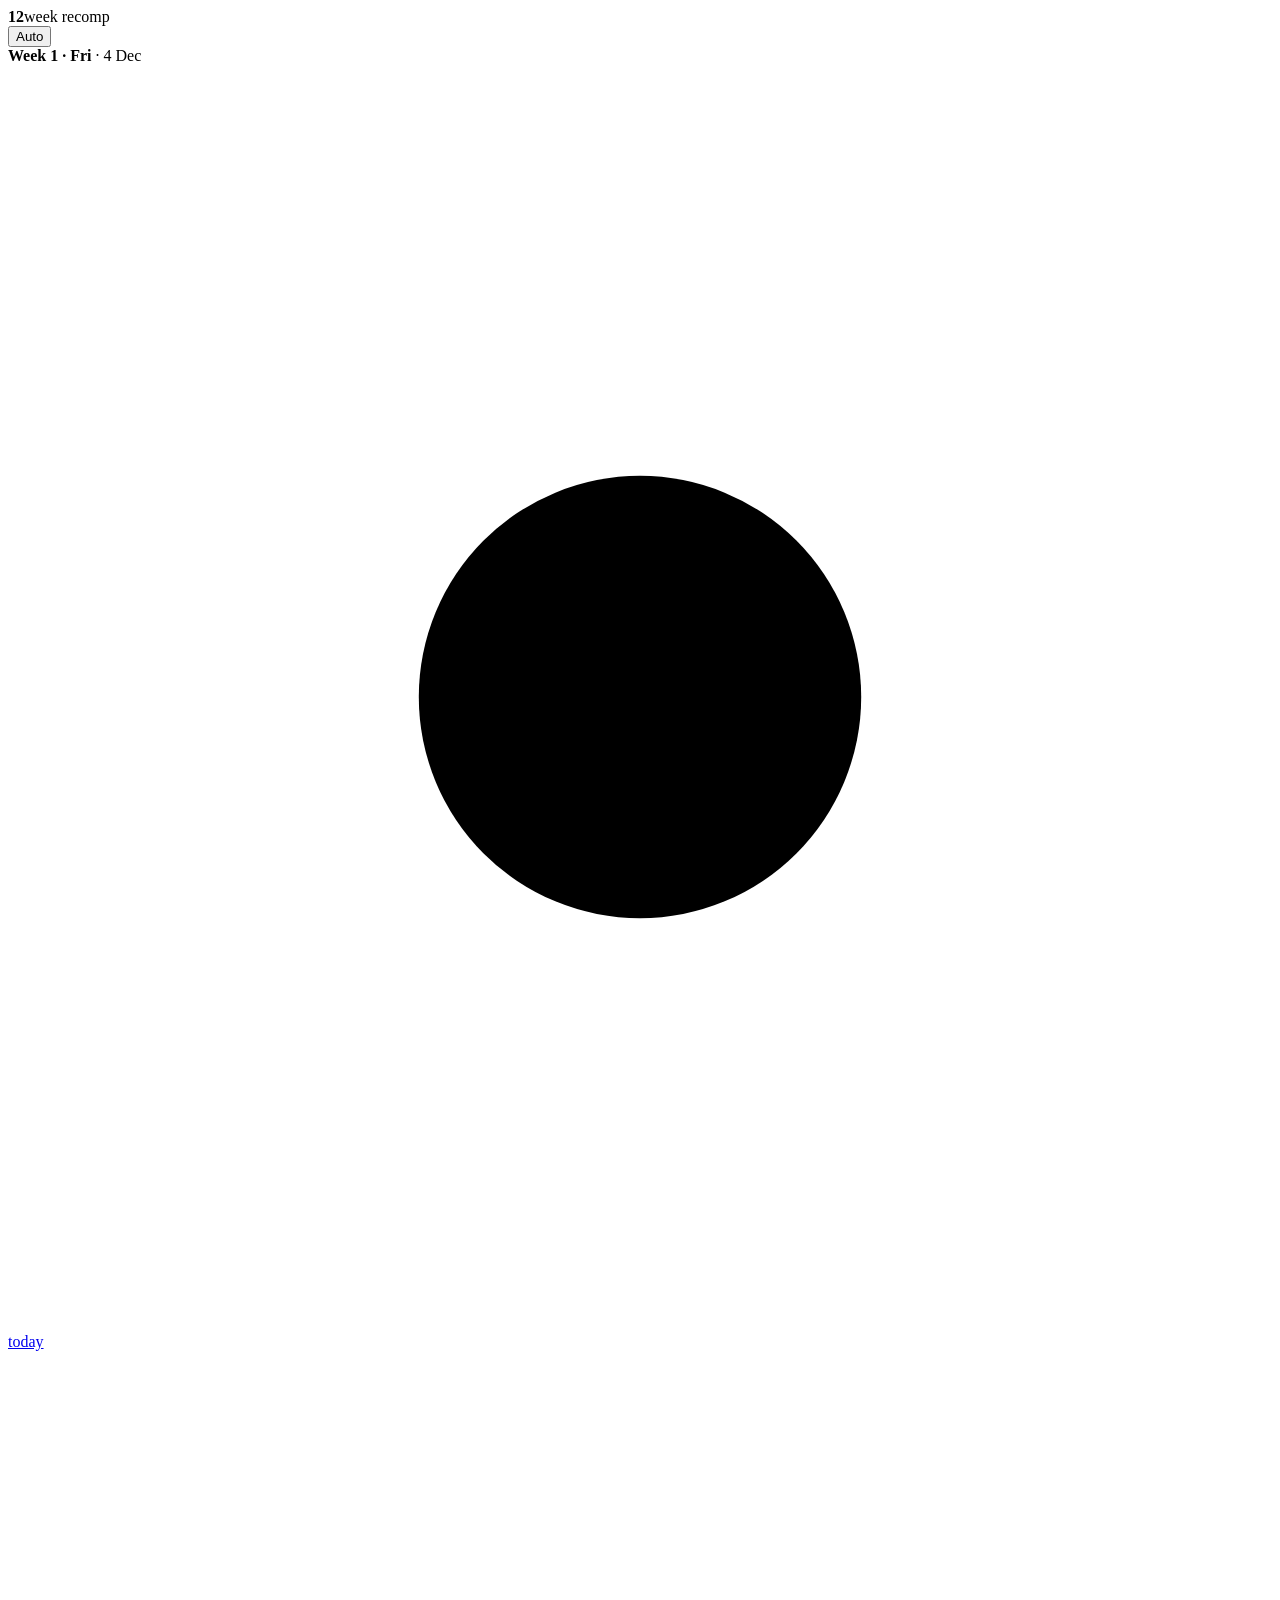
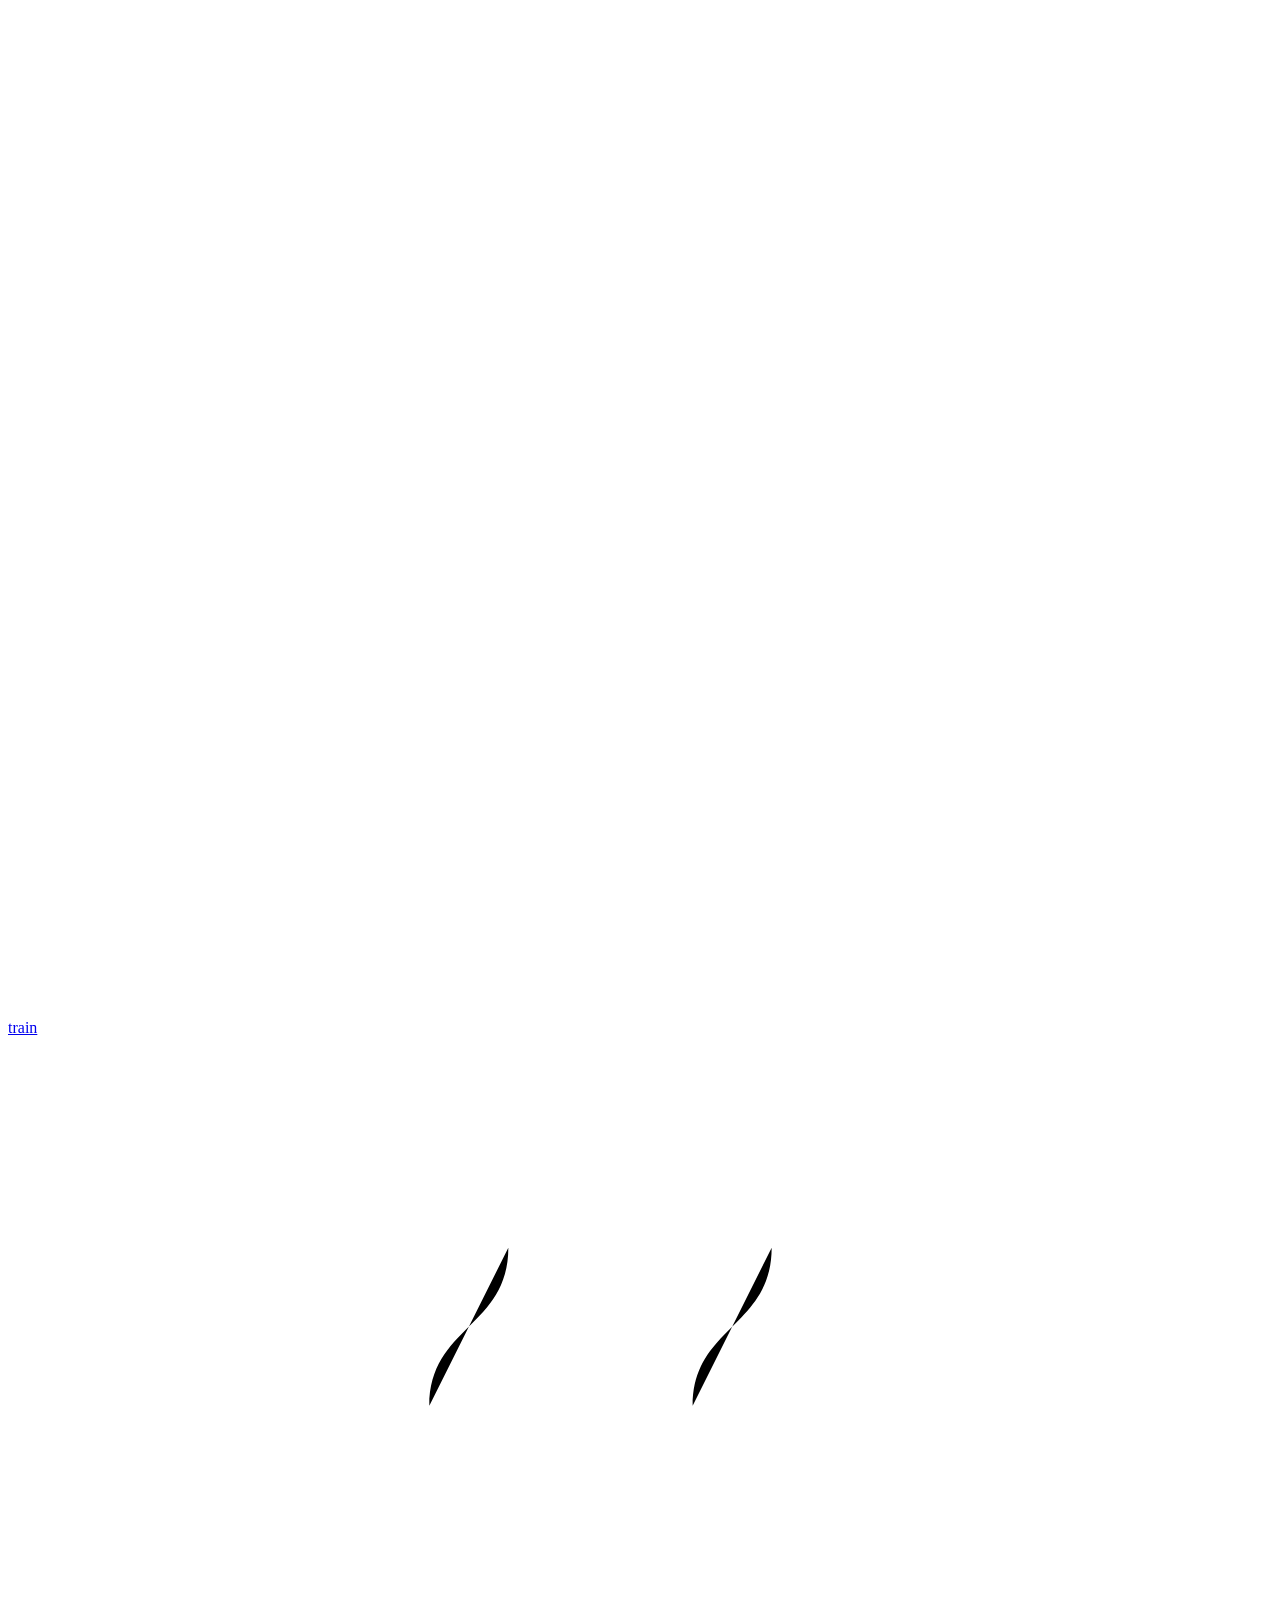
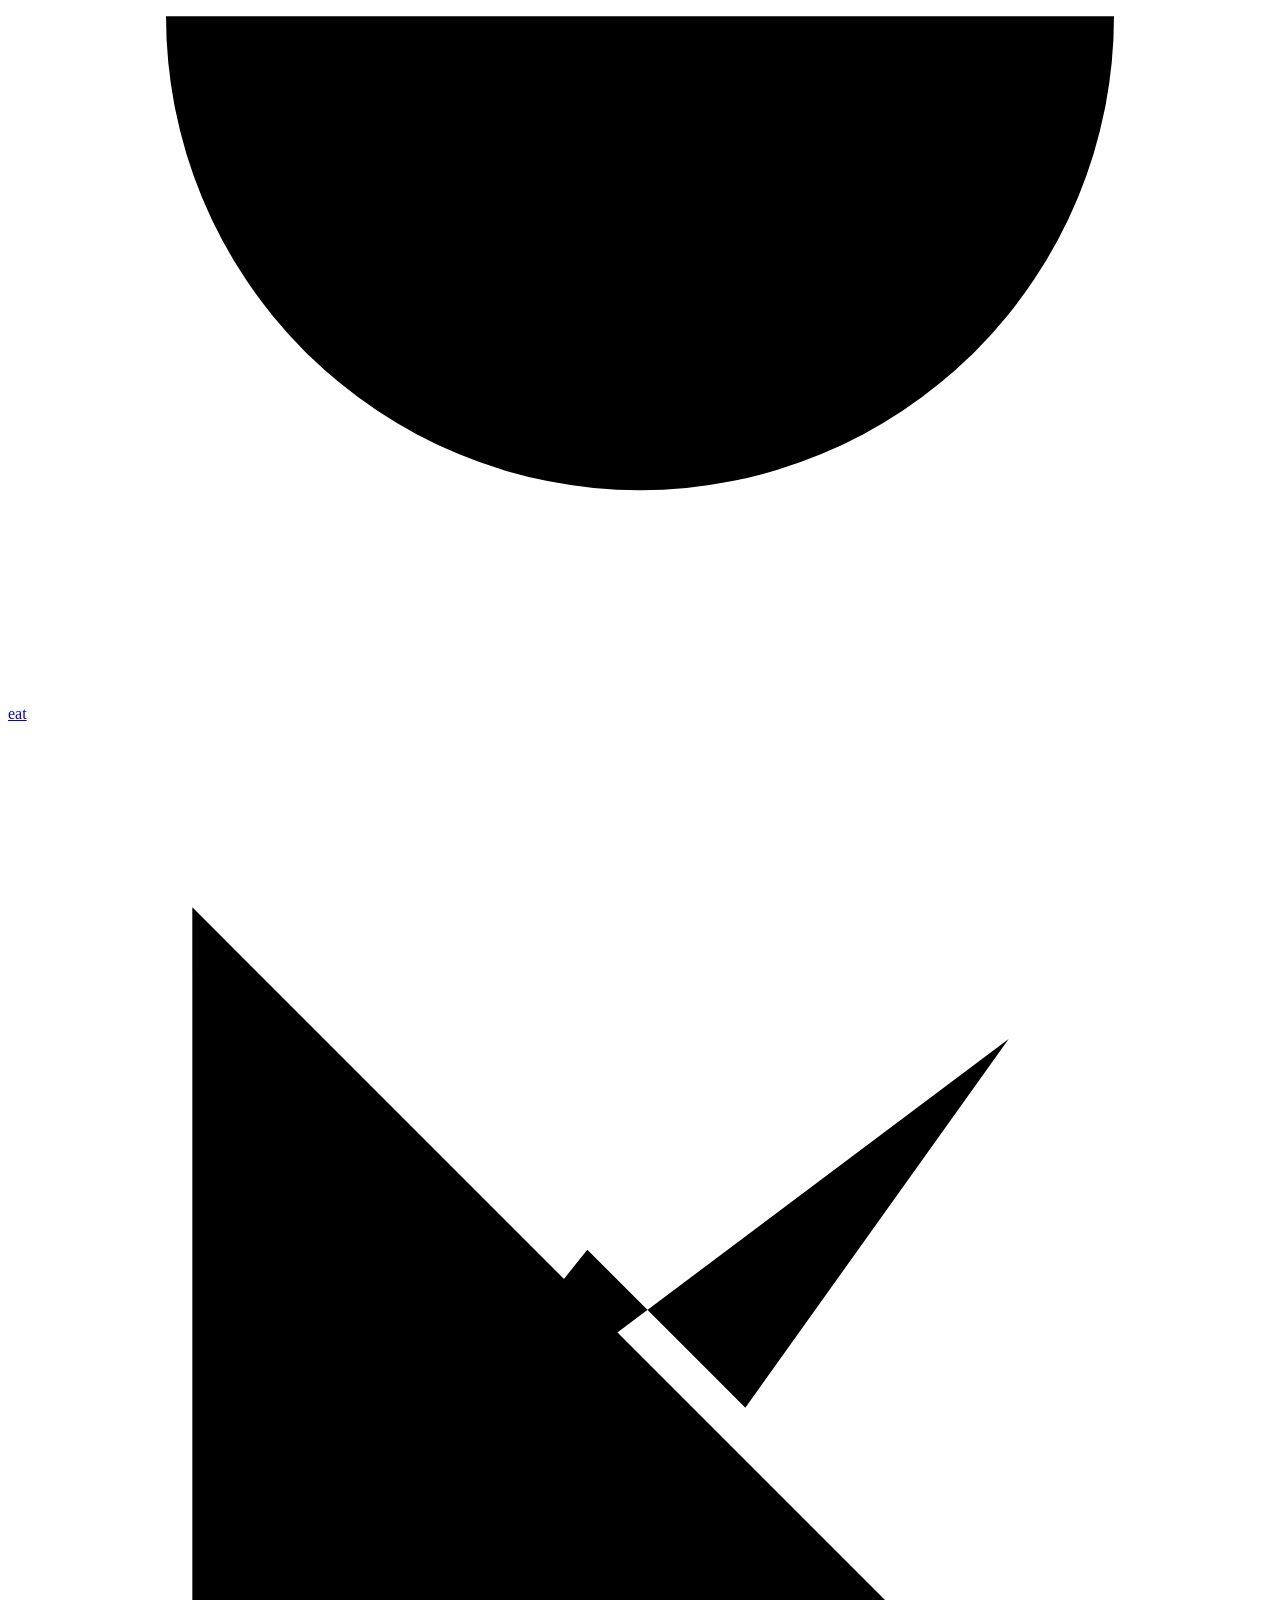
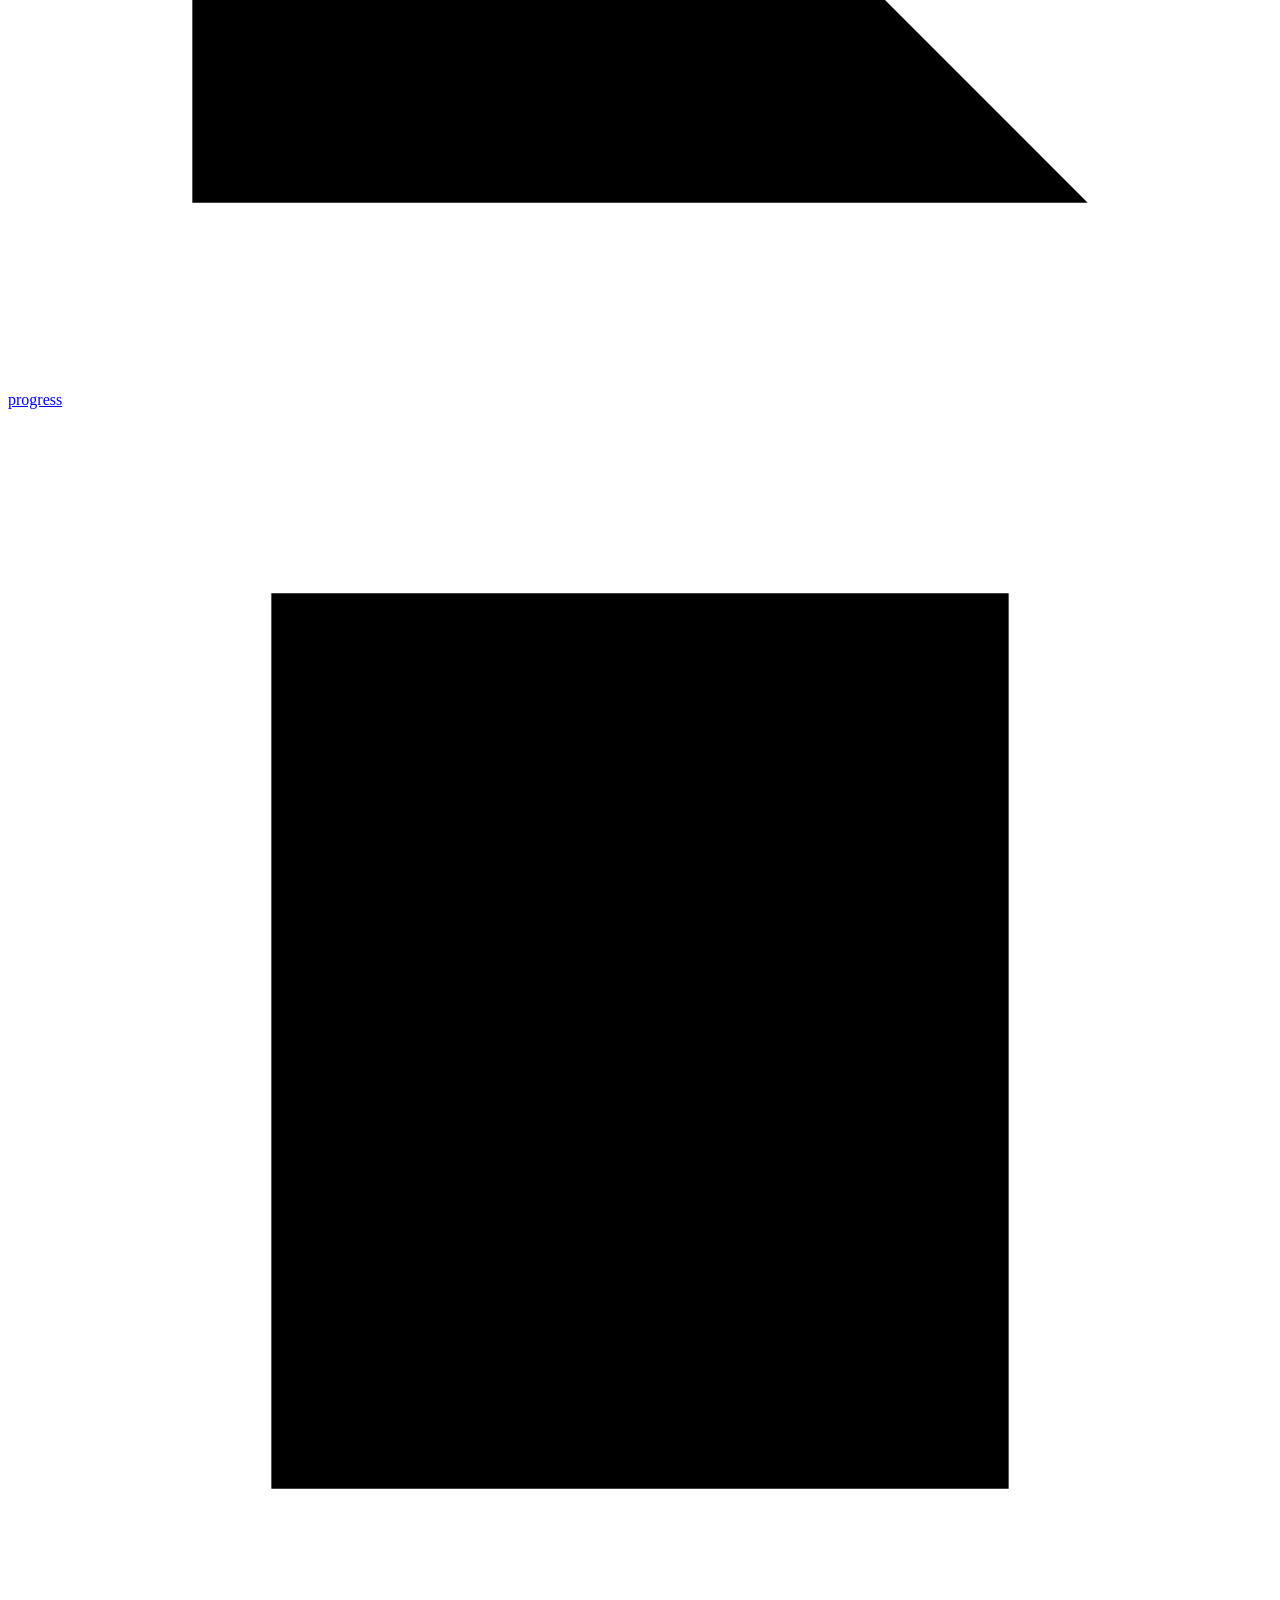
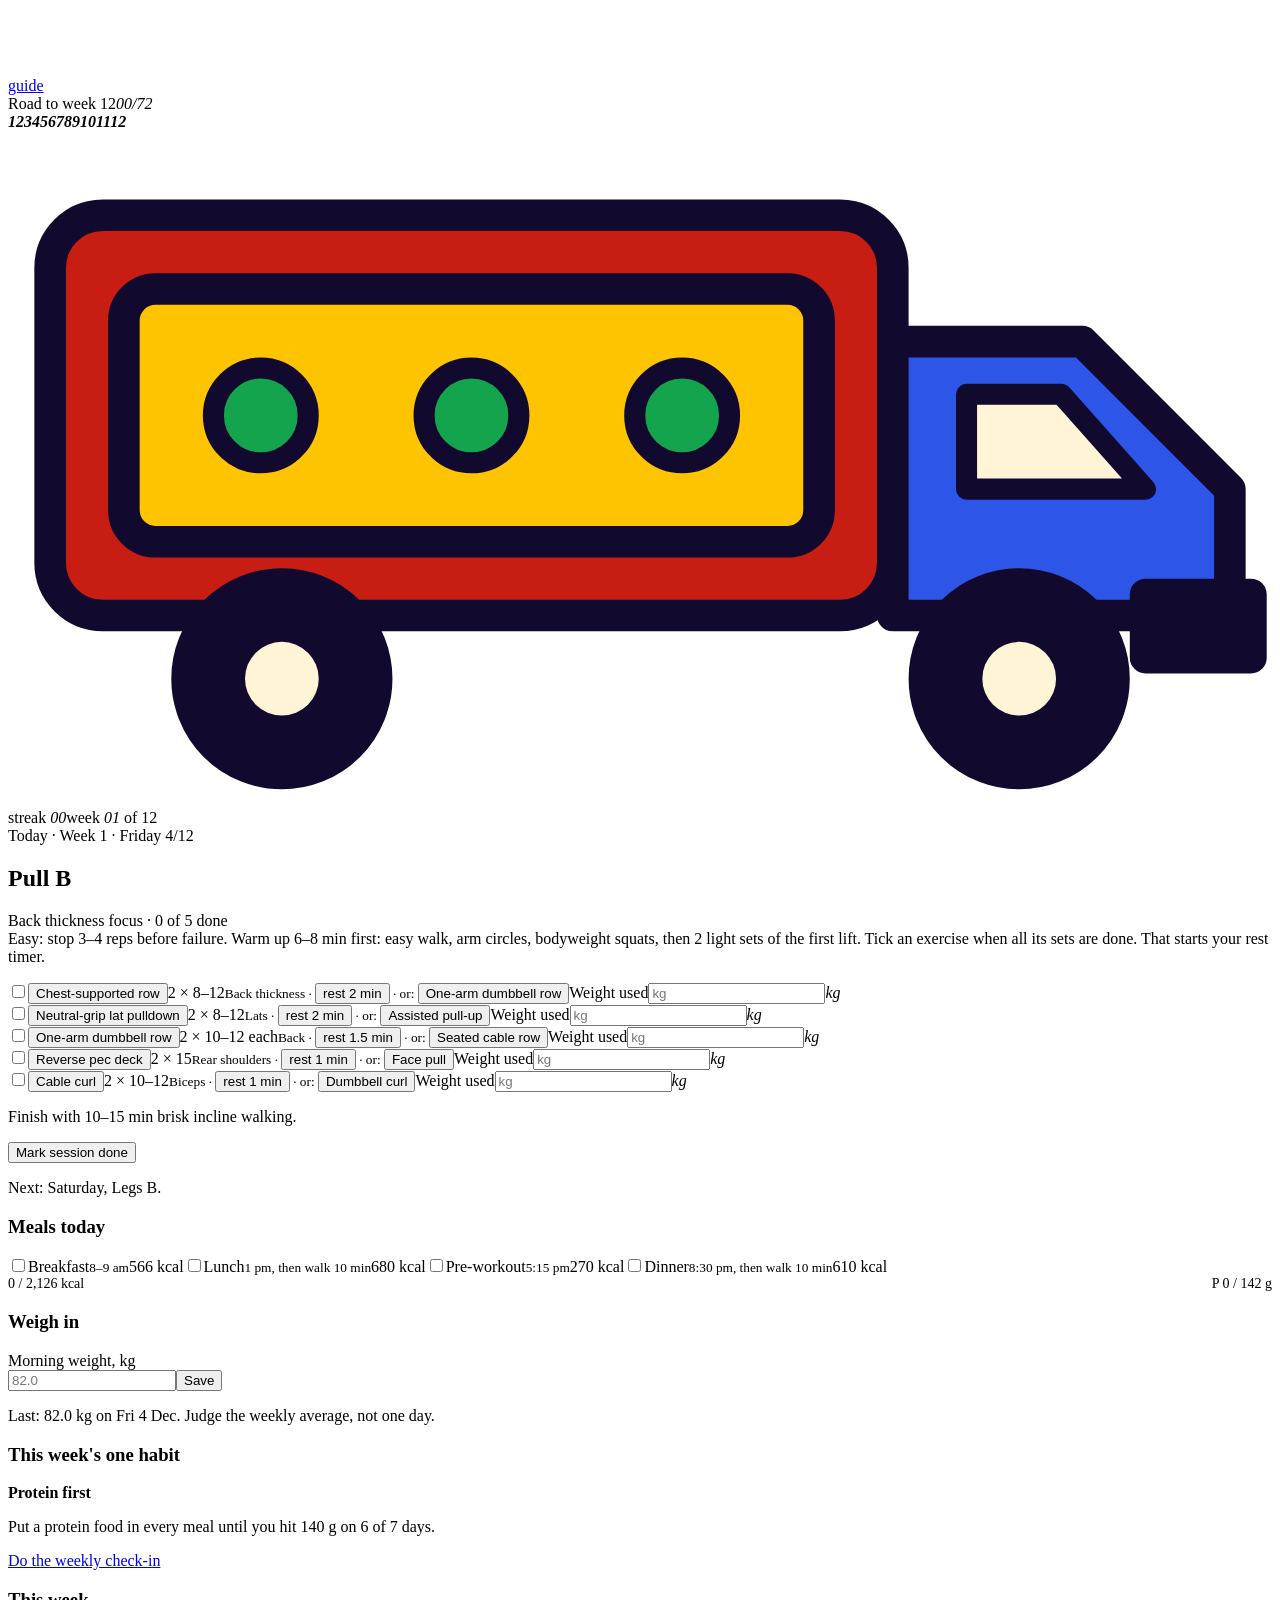
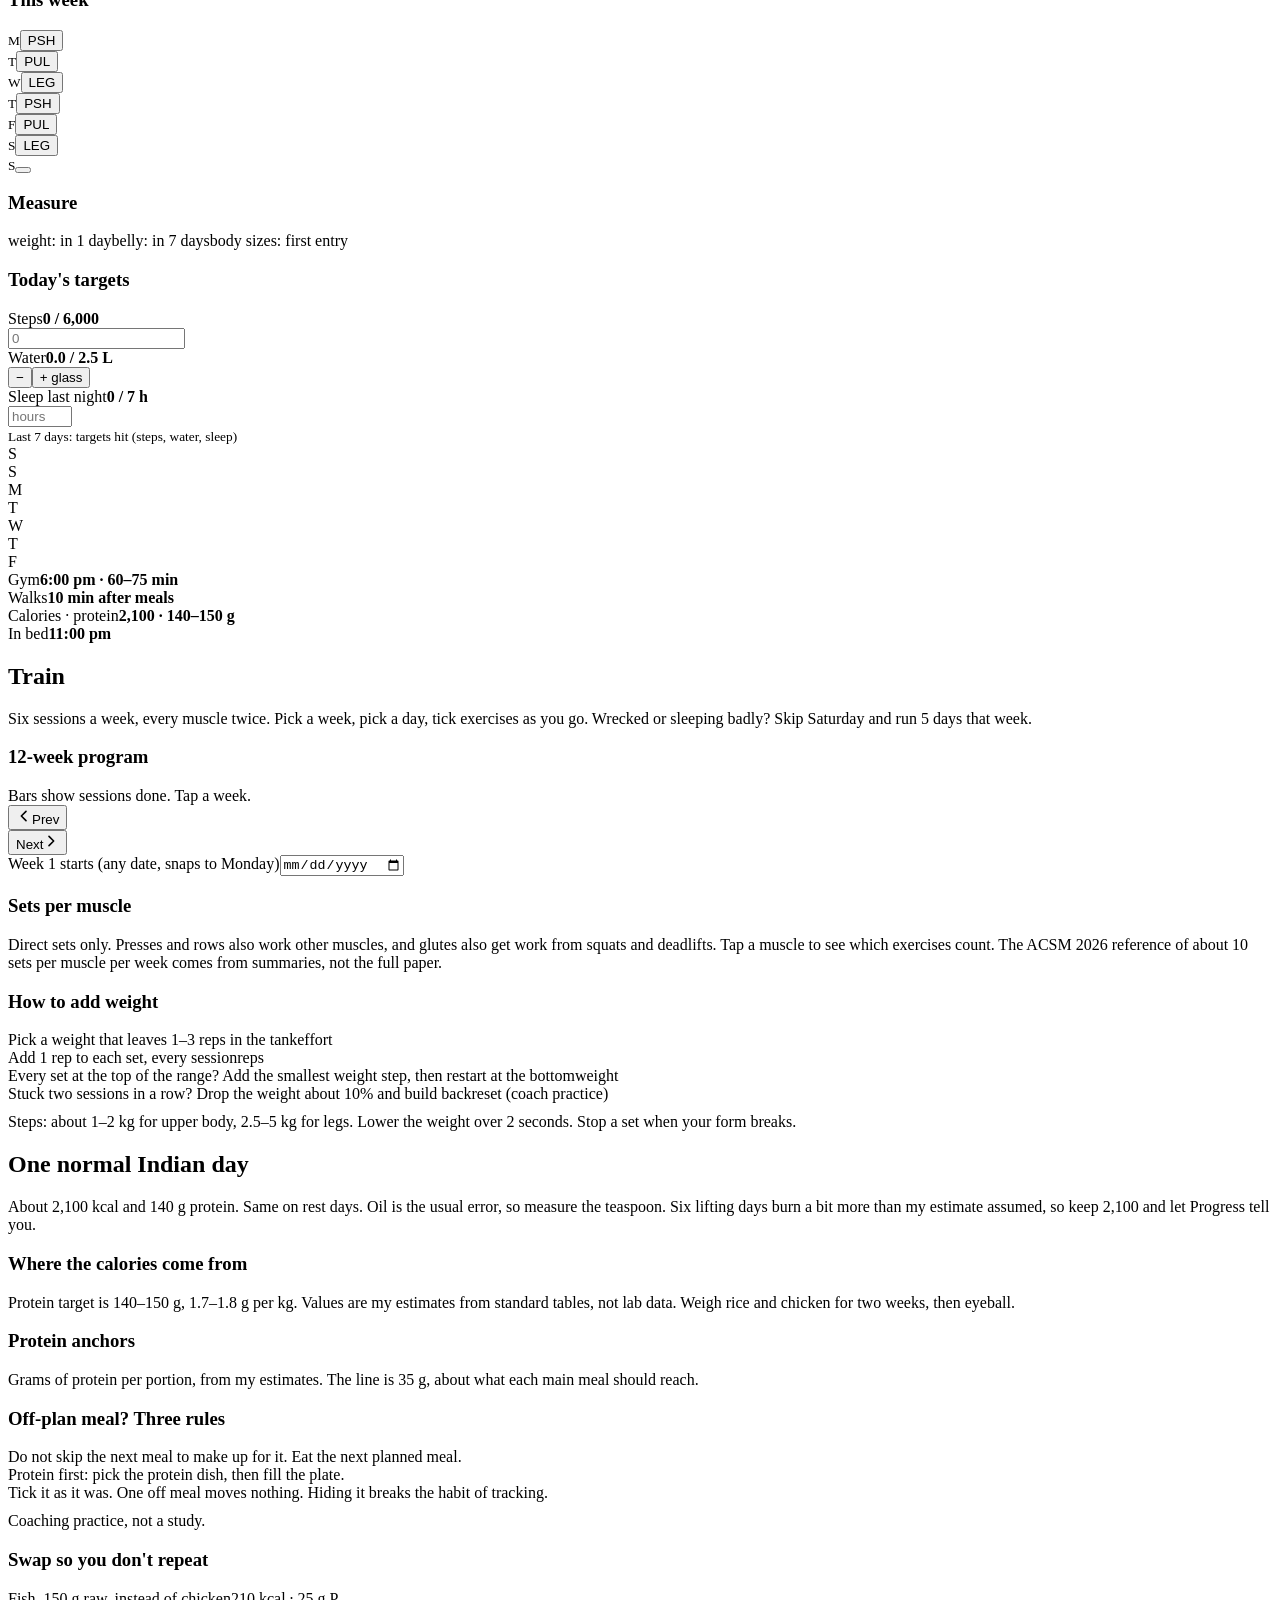
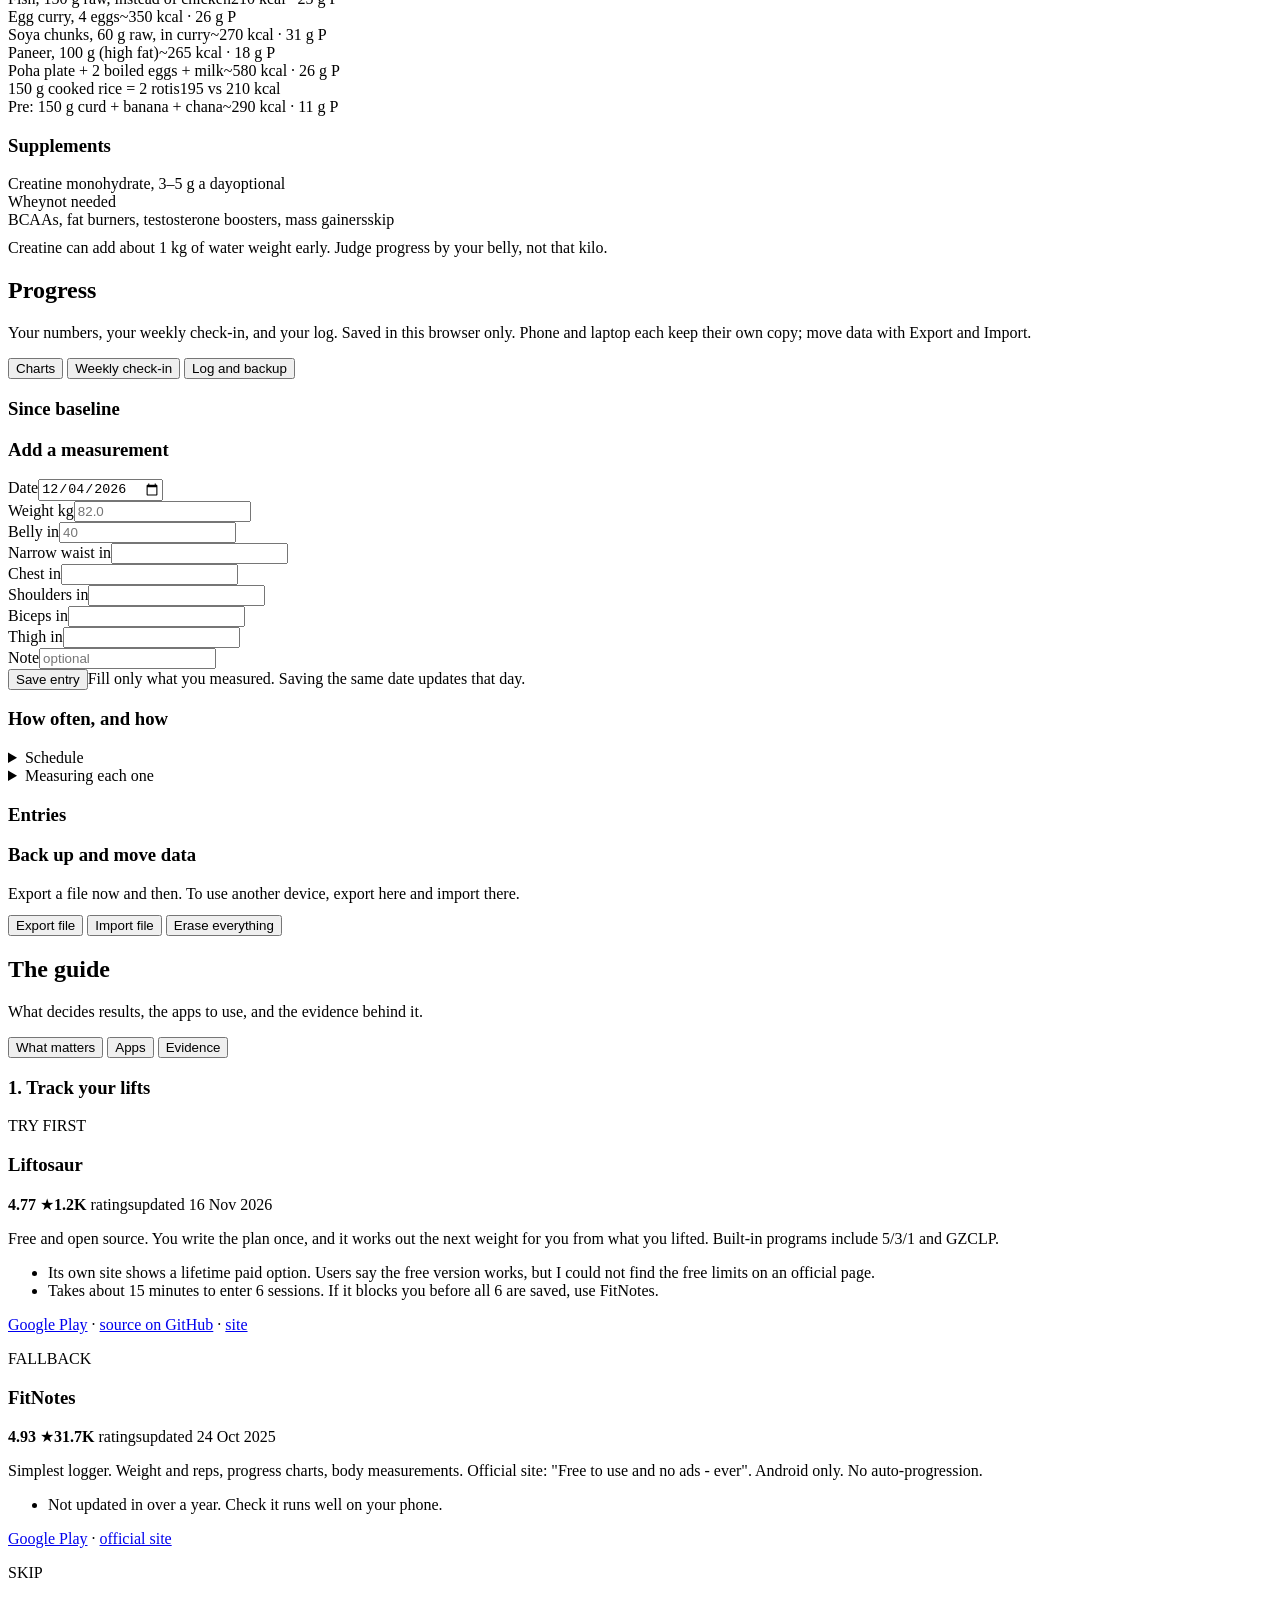
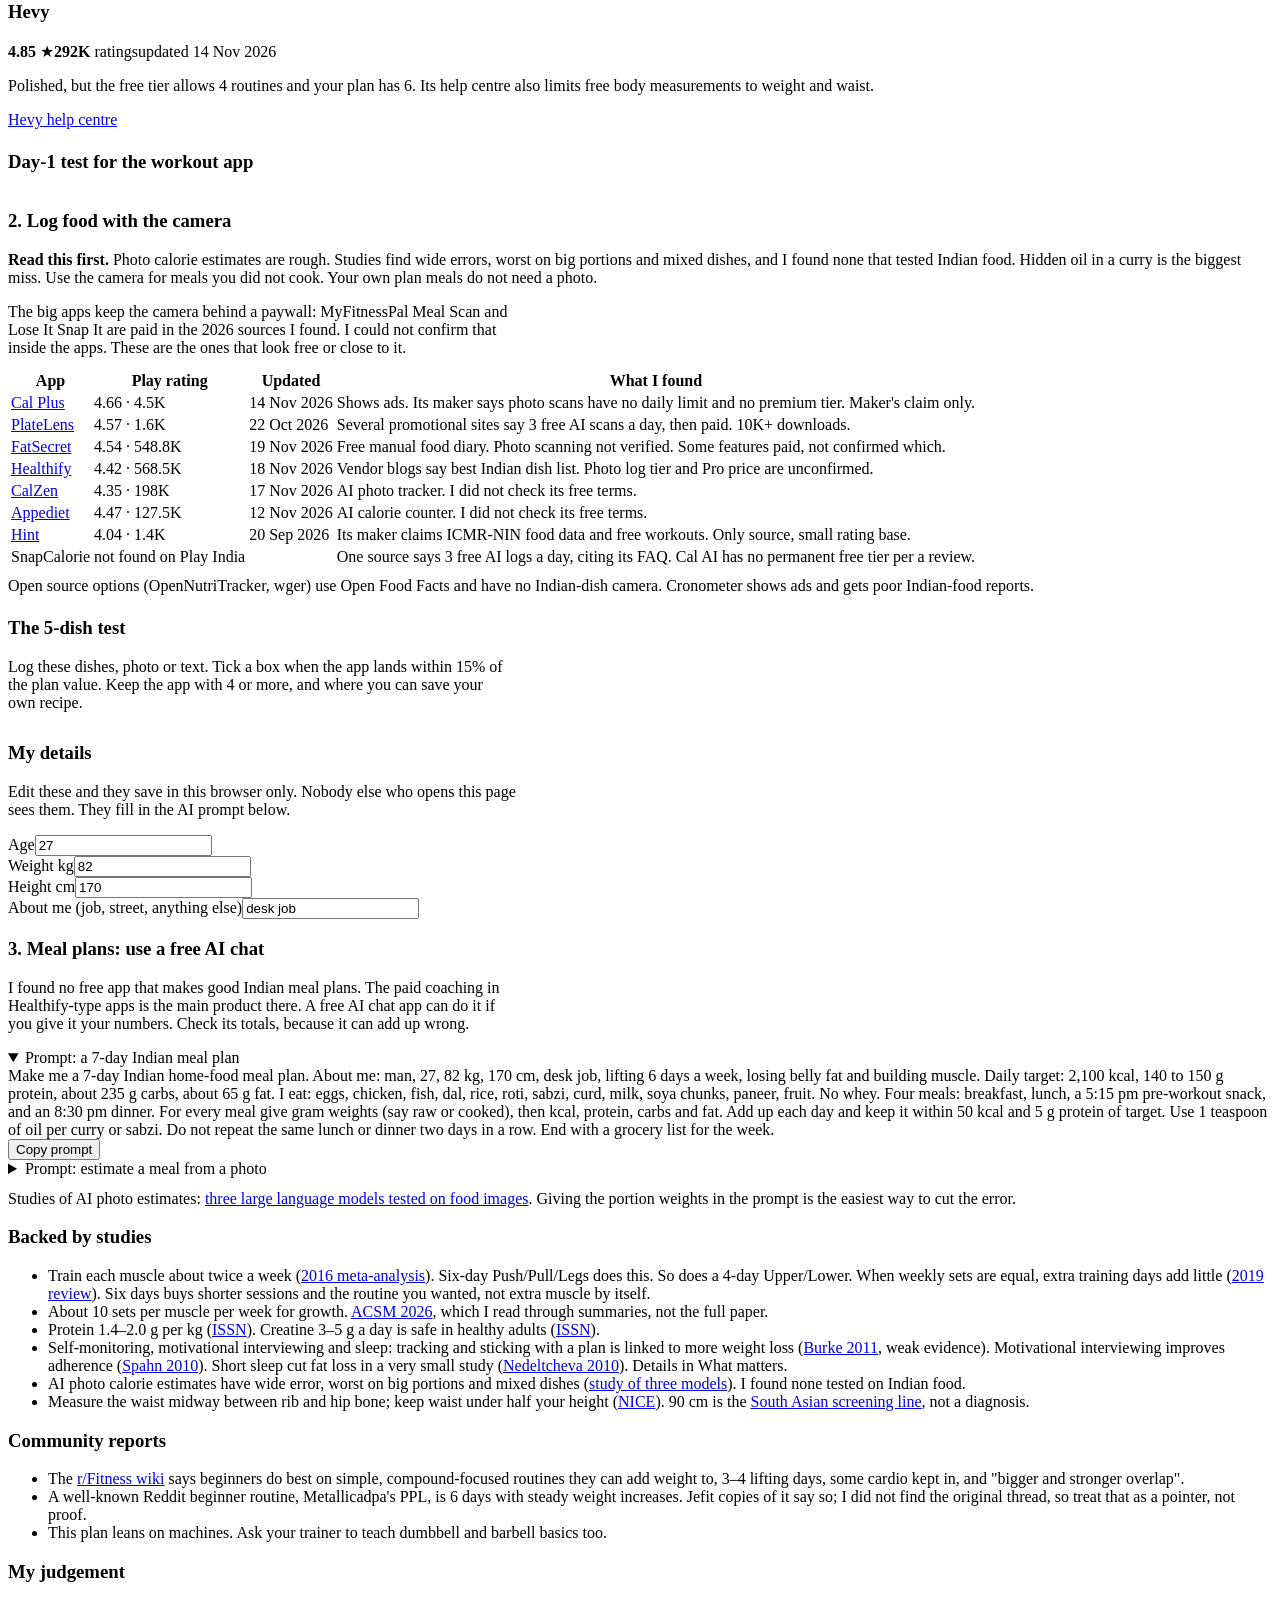
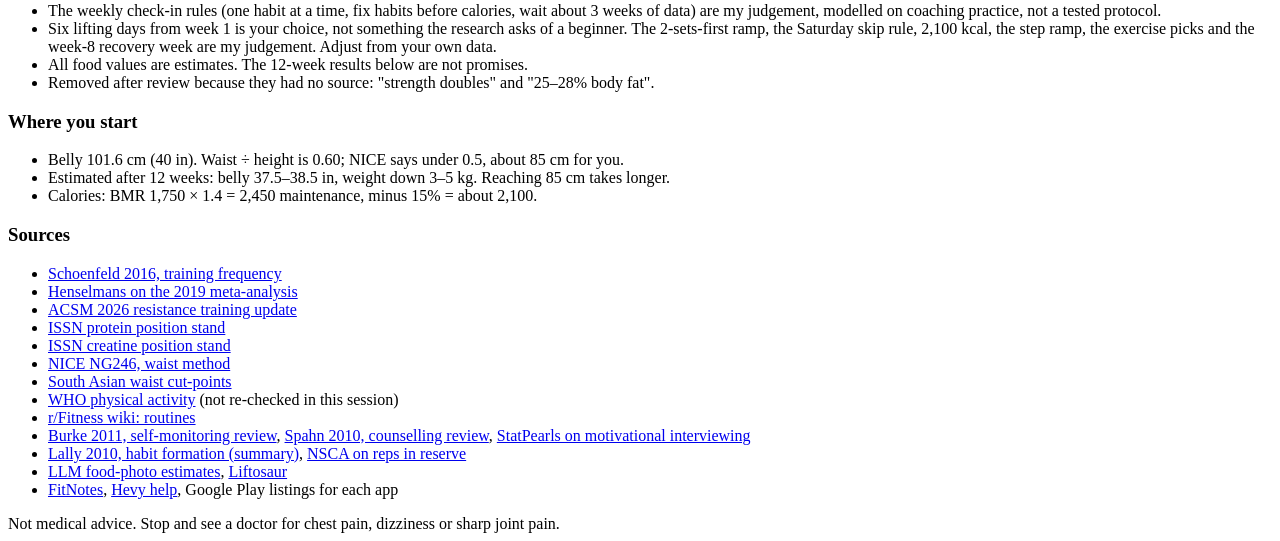
<file: src/index.template.html>
<!doctype html>
<html lang="en">
<head>
<meta charset="utf-8">
<meta name="viewport" content="width=device-width, initial-scale=1, viewport-fit=cover">
<meta name="color-scheme" content="dark light">
<title>12-Week Recomp Plan</title>
<style>@@STYLE@@</style>
</head>
<body>
<!--
THESIS: A calm daily checklist with a little truck-road personality: readable first, decorative never. It refuses loud contrast, uppercase display type and thick outlines.
OWN-WORLD: Soft cool-grey ground with white cards, indigo-ink text, one primary indigo; session colours push red, pull blue, legs green, done amber. System sans for all reading, mono for numbers, Bungee only for the brand mark and today's session name. Soft dark theme follows the phone.
STORY: He opens it, ticks today's exercises with a rest timer, ticks meals, logs his weight, and sees the truck move.
FIRST VIEWPORT: Slim road card with the truck and flip counters; the session card (coloured header, plain checklist) beside meals, weigh-in, habit and targets in a balanced second column; week strip and measure row below.
FORM: Refinement of the truck-art world (quieter + layout + typeset). Seed 45cd27e6.
FINISH: unreviewed and undocumented is unfinished; this build ends with the finish review, the verdict, DESIGN.md, and every shipping raster carrying its provenance
-->
<div class="wrap">
<header>
  <div class="brand"><b>12</b>week recomp</div>
  <div class="hr"><button type="button" class="ghost sm" id="theme" aria-label="Switch theme: auto, light or dark"></button><div class="stamp" id="stamp"></div></div>
</header>
<nav class="dock" id="rail" aria-label="Sections"><a href="#today" data-t="today"><svg viewBox="0 0 24 24"><circle cx="12" cy="12" r="4.2"/><path d="M12 2.5v3M12 18.5v3M2.5 12h3M18.5 12h3M5.3 5.3l2.1 2.1M16.6 16.6l2.1 2.1M18.7 5.3l-2.1 2.1M7.4 16.6l-2.1 2.1"/></svg><span>today</span></a><a href="#train" data-t="train"><svg viewBox="0 0 24 24"><path d="M6 7v10M18 7v10M3 10v4M21 10v4M6 12h12"/></svg><span>train</span></a><a href="#eat" data-t="eat"><svg viewBox="0 0 24 24"><path d="M3 11h18a9 9 0 0 1-18 0z"/><path d="M8 7c0-1.5 1.5-1.5 1.5-3M13 7c0-1.5 1.5-1.5 1.5-3"/></svg><span>eat</span></a><a href="#progress" data-t="progress"><svg viewBox="0 0 24 24"><path d="M3.5 3.5v17h17"/><path d="M7 15l4-5 3 3 5-7"/></svg><span>progress</span></a><a href="#guide" data-t="guide"><svg viewBox="0 0 24 24"><path d="M5 3.5h14v17H5z"/><path d="M8.5 12l2.5 2.5 4.5-5"/></svg><span>guide</span></a></nav>

<main>
<div id="storebanner" class="banner" hidden>This browser is blocking saved data, so ticks and measurements will be lost when you close the page. Use Progress, then Export, before you leave.</div>

<!-- TODAY -->
<section class="view" id="v-today" aria-label="Today"></section>

<!-- TRAIN -->
<section class="view" id="v-train" aria-label="Train">
  <div class="head"><h2>Train</h2><p>Six sessions a week, every muscle twice. Pick a week, pick a day, tick exercises as you go. Wrecked or sleeping badly? Skip Saturday and run 5 days that week.</p></div>
  <div class="card tl"><div class="tlhd"><h3>12-week program</h3><span class="small mute">Bars show sessions done. Tap a week.</span></div><div class="tlbars" id="tl"></div><div class="tlph" id="tlph"></div></div>
  <div class="plan2">
    <div class="weekcol">
      <div class="wknav"><button type="button" class="ghost sm" id="wkprev" data-wkstep="-1"><svg viewBox="0 0 24 24" width="16" height="16" aria-hidden="true"><path d="M15 5l-7 7 7 7" fill="none" stroke="currentColor" stroke-width="2.4" stroke-linecap="round" stroke-linejoin="round"/></svg>Prev</button><div class="wkt"><b id="wktitle"></b><span id="wksub"></span></div><button type="button" class="ghost sm" id="wknext" data-wkstep="1">Next<svg viewBox="0 0 24 24" width="16" height="16" aria-hidden="true"><path d="M9 5l7 7-7 7" fill="none" stroke="currentColor" stroke-width="2.4" stroke-linecap="round" stroke-linejoin="round"/></svg></button></div>
      <div class="weeklist" id="weeklist"></div>
      <div class="startrow">
        <div><label for="startdate">Week 1 starts (any date, snaps to Monday)</label><input type="date" id="startdate"></div>
      </div>

    </div>
    <div class="detail" id="detail" aria-live="polite"></div>
  </div>
  <div class="sec"><h3 id="voltitle">Sets per muscle</h3><div class="card vm" id="vol"></div><p class="small mute volnote">Direct sets only. Presses and rows also work other muscles, and glutes also get work from squats and deadlifts. Tap a muscle to see which exercises count. The ACSM 2026 reference of about 10 sets per muscle per week comes from summaries, not the full paper.</p></div>
  <div class="sec"><h3>How to add weight</h3><div class="swap swapbox plate">
        <div><span>Pick a weight that leaves 1–3 reps in the tank</span><span>effort</span></div>
        <div><span>Add 1 rep to each set, every session</span><span>reps</span></div>
        <div><span>Every set at the top of the range? Add the smallest weight step, then restart at the bottom</span><span>weight</span></div>
        <div><span>Stuck two sessions in a row? Drop the weight about 10% and build back</span><span>reset (coach practice)</span></div></div>
        <p class="small mute" style="margin-top:10px">Steps: about 1–2 kg for upper body, 2.5–5 kg for legs. Lower the weight over 2 seconds. Stop a set when your form breaks.</p></div>

</section>

<!-- EAT -->
<section class="view" id="v-eat" aria-label="Eat">
  <div class="head"><h2>One normal Indian day</h2><p>About 2,100 kcal and 140 g protein. Same on rest days. Oil is the usual error, so measure the teaspoon. Six lifting days burn a bit more than my estimate assumed, so keep 2,100 and let Progress tell you.</p></div>
  <div class="eatsum" id="eatsum"></div>
  <div class="two">
    <div class="card"><h3>Where the calories come from</h3>
      <div class="stack" id="stack" role="img" aria-label="Calories split: protein, carbs, fat"></div>
      <div class="keys" id="keys"></div>
      <div class="total mono" id="total"></div>
      <p class="small mute">Protein target is 140–150 g, 1.7–1.8 g per kg. Values are my estimates from standard tables, not lab data. Weigh rice and chicken for two weeks, then eyeball.</p>
    </div>
    <div id="meals"></div>
  </div>
  <div class="sec two">
    <div><h3>Protein anchors</h3><div id="anch"></div>
      <p class="small mute" style="margin-top:10px">Grams of protein per portion, from my estimates. The line is 35 g, about what each main meal should reach.</p></div>
    <div><h3>Off-plan meal? Three rules</h3><div class="swap plain swapbox plate">
      <div><span>Do not skip the next meal to make up for it. Eat the next planned meal.</span></div>
      <div><span>Protein first: pick the protein dish, then fill the plate.</span></div>
      <div><span>Tick it as it was. One off meal moves nothing. Hiding it breaks the habit of tracking.</span></div></div>
      <p class="small mute" style="margin-top:10px">Coaching practice, not a study.</p></div>
  </div>
  <div class="sec two">
    <div>
      <h3>Swap so you don't repeat</h3>
      <div class="swap swapbox plate">
        <div><span>Fish, 150 g raw, instead of chicken</span><span>210 kcal · 25 g P</span></div>
        <div><span>Egg curry, 4 eggs</span><span>~350 kcal · 26 g P</span></div>
        <div><span>Soya chunks, 60 g raw, in curry</span><span>~270 kcal · 31 g P</span></div>
        <div><span>Paneer, 100 g (high fat)</span><span>~265 kcal · 18 g P</span></div>
        <div><span>Poha plate + 2 boiled eggs + milk</span><span>~580 kcal · 26 g P</span></div>
        <div><span>150 g cooked rice = 2 rotis</span><span>195 vs 210 kcal</span></div>
        <div><span>Pre: 150 g curd + banana + chana</span><span>~290 kcal · 11 g P</span></div>
      </div>
    </div>
    <div>
      <h3>Supplements</h3>
      <div class="swap swapbox plate">
        <div><span>Creatine monohydrate, 3–5 g a day</span><span>optional</span></div>
        <div><span>Whey</span><span>not needed</span></div>
        <div><span>BCAAs, fat burners, testosterone boosters, mass gainers</span><span>skip</span></div>
      </div>
      <p class="small mute" style="margin-top:10px">Creatine can add about 1 kg of water weight early. Judge progress by your belly, not that kilo.</p>
    </div>
  </div>
</section>

<!-- PROGRESS -->
<section class="view" id="v-progress" aria-label="Progress">
  <div class="head"><h2>Progress</h2><p>Your numbers, your weekly check-in, and your log. Saved in this browser only. Phone and laptop each keep their own copy; move data with Export and Import.</p></div>
  <div class="seg" role="tablist" aria-label="Progress sections">
    <button type="button" role="tab" data-psub="charts" aria-selected="true">Charts</button>
    <button type="button" role="tab" data-psub="checkin" aria-selected="false">Weekly check-in</button>
    <button type="button" role="tab" data-psub="log" aria-selected="false">Log and backup</button>
  </div>
  <div class="gp on" id="p-charts"><div class="charts" id="charts"></div><div class="sec"><h3>Since baseline</h3><div class="tw" id="deltas"></div></div></div>
  <div class="gp" id="p-checkin"><div id="checkin"></div><div id="advice" style="margin-top:16px"></div></div>
  <div class="gp" id="p-log"><div class="sec">
    <h3>Add a measurement</h3>
    <form id="form" class="form" novalidate>
      <div class="wide"><label for="f-date">Date</label><input type="date" id="f-date" required></div>
      <div><label for="f-weight">Weight kg</label><input id="f-weight" type="number" inputmode="decimal" step="0.1" placeholder="82.0"></div>
      <div><label for="f-belly">Belly in</label><input id="f-belly" type="number" inputmode="decimal" step="0.25" placeholder="40"></div>
      <div><label for="f-waist">Narrow waist in</label><input id="f-waist" type="number" inputmode="decimal" step="0.25"></div>
      <div><label for="f-chest">Chest in</label><input id="f-chest" type="number" inputmode="decimal" step="0.25"></div>
      <div><label for="f-shoulders">Shoulders in</label><input id="f-shoulders" type="number" inputmode="decimal" step="0.25"></div>
      <div><label for="f-biceps">Biceps in</label><input id="f-biceps" type="number" inputmode="decimal" step="0.25"></div>
      <div><label for="f-thigh">Thigh in</label><input id="f-thigh" type="number" inputmode="decimal" step="0.25"></div>
      <div><label for="f-note">Note</label><input id="f-note" type="text" maxlength="80" placeholder="optional"></div>
      <div class="wide row"><button class="pri" type="submit">Save entry</button><span class="small mute">Fill only what you measured. Saving the same date updates that day.</span></div>
    </form>
    <div class="err" id="err" role="alert"></div>
  </div>
  <div class="sec">
    <h3>How often, and how</h3>
    <details><summary>Schedule</summary><div class="inner small"><div class="swap swapbox plate">
      <div><span>Weight: morning, after the toilet, before food</span><span>daily, use the weekly average</span></div>
      <div><span>Belly</span><span>weekly</span></div>
      <div><span>Narrow waist, chest, shoulders, biceps, thigh</span><span>every 4 weeks</span></div>
      <div><span>Photos: front, side, back, same light (keep them in your gallery)</span><span>every 4 weeks</span></div></div></div></details>
    <details><summary>Measuring each one</summary><div class="inner small"><div class="swap swapbox plate">
      <div><span><b>Belly</b>: midway between lowest rib and top of hip bone, just above the navel. Breathe out, don't suck in.</span></div>
      <div><span><b>Narrow waist</b>: the narrowest point of the trunk. Same posture each time.</span></div>
      <div><span><b>Chest</b>: under the armpits, across the nipples, tape level, breathe out.</span></div>
      <div><span><b>Shoulders</b>: around the widest point over the deltoids. Get help to keep the tape level.</span></div>
      <div><span><b>Biceps</b>: right arm, flexed to 90°, at the peak. Same method every time.</span></div>
      <div><span><b>Thigh</b>: standing, halfway between hip crease and kneecap.</span></div></div></div></details>
  </div>
  <div class="sec"><h3>Entries</h3><div class="log" id="log"></div></div>
  <div class="sec">
    <h3>Back up and move data</h3>
    <p class="small mute" style="margin-bottom:12px">Export a file now and then. To use another device, export here and import there.</p>
    <div class="row">
      <button id="exp" type="button">Export file</button>
      <button id="imp" type="button" class="ghost">Import file</button>
      <input type="file" id="impfile" accept="application/json,.json" hidden>
      <button id="reset" type="button" class="ghost">Erase everything</button>
    </div>
    <div class="err" id="dataerr" role="status"></div>
  </div>
</div>
</section>

<!-- GUIDE -->
<section class="view" id="v-guide" aria-label="Guide">
  <div class="head"><h2>The guide</h2><p>What decides results, the apps to use, and the evidence behind it.</p></div>
  <div class="seg" role="tablist" aria-label="Guide sections">
    <button type="button" role="tab" data-sub="matters" aria-selected="true">What matters</button>
    <button type="button" role="tab" data-sub="apps" aria-selected="false">Apps</button>
    <button type="button" role="tab" data-sub="proof" aria-selected="false">Evidence</button>
  </div>
  <div class="gp on" id="g-matters"></div>
  <div class="gp" id="g-apps">

  <h3>1. Track your lifts</h3>
  <div class="app"><div><span class="verdict use">TRY FIRST</span><h3>Liftosaur</h3></div><div>
    <div class="facts"><span><b>4.77</b> ★</span><span><b>1.2K</b> ratings</span><span>updated 16 Nov 2026</span></div>
    <p>Free and open source. You write the plan once, and it works out the next weight for you from what you lifted. Built-in programs include 5/3/1 and GZCLP.</p>
    <ul><li>Its own site shows a lifetime paid option. Users say the free version works, but I could not find the free limits on an official page.</li><li>Takes about 15 minutes to enter 6 sessions. If it blocks you before all 6 are saved, use FitNotes.</li></ul>
    <p class="small"><a href="https://play.google.com/store/apps/details?id=com.liftosaur.www.twa">Google Play</a> · <a href="https://github.com/astashov/liftosaur">source on GitHub</a> · <a href="https://www.liftosaur.com/">site</a></p></div></div>
  <div class="app"><div><span class="verdict use">FALLBACK</span><h3>FitNotes</h3></div><div>
    <div class="facts"><span><b>4.93</b> ★</span><span><b>31.7K</b> ratings</span><span>updated 24 Oct 2025</span></div>
    <p>Simplest logger. Weight and reps, progress charts, body measurements. Official site: "Free to use and no ads - ever". Android only. No auto-progression.</p>
    <ul><li>Not updated in over a year. Check it runs well on your phone.</li></ul>
    <p class="small"><a href="https://play.google.com/store/apps/details?id=com.github.jamesgay.fitnotes">Google Play</a> · <a href="https://www.fitnotesapp.com">official site</a></p></div></div>
  <div class="app"><div><span class="verdict skip">SKIP</span><h3>Hevy</h3></div><div>
    <div class="facts"><span><b>4.85</b> ★</span><span><b>292K</b> ratings</span><span>updated 14 Nov 2026</span></div>
    <p>Polished, but the free tier allows 4 routines and your plan has 6. Its help centre also limits free body measurements to weight and waist.</p>
    <p class="small"><a href="https://help.hevyapp.com/hc/en-us/articles/35119778922263-Hevy-Pro-Subscription-How-to-get-Pro-and-What-Does-It-Include">Hevy help centre</a></p></div></div>
  <h3 style="margin-top:22px">Day-1 test for the workout app</h3>
  <div class="tw"><table class="tbl test" id="wtest"></table></div>

  <div class="sec"><h3>2. Log food with the camera</h3>
  <div class="callout"><b>Read this first.</b> Photo calorie estimates are rough. Studies find wide errors, worst on big portions and mixed dishes, and I found none that tested Indian food. Hidden oil in a curry is the biggest miss. Use the camera for meals you did not cook. Your own plan meals do not need a photo.</div>
  <p class="mute" style="max-width:64ch;margin-bottom:12px">The big apps keep the camera behind a paywall: MyFitnessPal Meal Scan and Lose It Snap It are paid in the 2026 sources I found. I could not confirm that inside the apps. These are the ones that look free or close to it.</p>
  <div class="tw"><table class="tbl atbl"><thead><tr><th>App</th><th>Play rating</th><th>Updated</th><th>What I found</th></tr></thead><tbody>
    <tr><td><a href="https://play.google.com/store/apps/details?id=com.calplus.app">Cal Plus</a></td><td>4.66 · 4.5K</td><td>14 Nov 2026</td><td>Shows ads. Its maker says photo scans have no daily limit and no premium tier. Maker's claim only.</td></tr>
    <tr><td><a href="https://play.google.com/store/apps/details?id=app.platelens.app">PlateLens</a></td><td>4.57 · 1.6K</td><td>22 Oct 2026</td><td>Several promotional sites say 3 free AI scans a day, then paid. 10K+ downloads.</td></tr>
    <tr><td><a href="https://play.google.com/store/apps/details?id=com.fatsecret.android">FatSecret</a></td><td>4.54 · 548.8K</td><td>19 Nov 2026</td><td>Free manual food diary. Photo scanning not verified. Some features paid, not confirmed which.</td></tr>
    <tr><td><a href="https://play.google.com/store/apps/details?id=com.healthifyme.basic">Healthify</a></td><td>4.42 · 568.5K</td><td>18 Nov 2026</td><td>Vendor blogs say best Indian dish list. Photo log tier and Pro price are unconfirmed.</td></tr>
    <tr><td><a href="https://play.google.com/store/apps/details?id=ai.calzen.caloriecounter">CalZen</a></td><td>4.35 · 198K</td><td>17 Nov 2026</td><td>AI photo tracker. I did not check its free terms.</td></tr>
    <tr><td><a href="https://play.google.com/store/apps/details?id=com.appediet.appediet">Appediet</a></td><td>4.47 · 127.5K</td><td>12 Nov 2026</td><td>AI calorie counter. I did not check its free terms.</td></tr>
    <tr><td><a href="https://play.google.com/store/apps/details?id=com.clearcals.hint">Hint</a></td><td>4.04 · 1.4K</td><td>20 Sep 2026</td><td>Its maker claims ICMR-NIN food data and free workouts. Only source, small rating base.</td></tr>
    <tr><td>SnapCalorie</td><td>not found on Play India</td><td></td><td>One source says 3 free AI logs a day, citing its FAQ. Cal AI has no permanent free tier per a review.</td></tr>
  </tbody></table></div>
  <p class="small mute" style="margin-top:8px">Open source options (OpenNutriTracker, wger) use Open Food Facts and have no Indian-dish camera. Cronometer shows ads and gets poor Indian-food reports.</p>
  <h3 style="margin-top:22px">The 5-dish test</h3>
  <p class="mute" style="margin-bottom:12px;max-width:62ch">Log these dishes, photo or text. Tick a box when the app lands within 15% of the plan value. Keep the app with 4 or more, and where you can save your own recipe.</p>
  <div class="tw"><table class="tbl test" id="test"></table></div></div>

  <div class="sec"><h3>My details</h3>
  <p class="mute" style="max-width:64ch">Edit these and they save in this browser only. Nobody else who opens this page sees them. They fill in the AI prompt below.</p>
  <div class="card"><form id="profform" class="grid" novalidate>
    <div><label for="pf-age">Age</label><input id="pf-age" type="number" inputmode="numeric"></div>
    <div><label for="pf-weight">Weight kg</label><input id="pf-weight" type="number" inputmode="decimal" step="0.1"></div>
    <div><label for="pf-height">Height cm</label><input id="pf-height" type="number" inputmode="decimal"></div>
    <div class="wide"><label for="pf-about">About me (job, street, anything else)</label><input id="pf-about" type="text" maxlength="200"></div>
  </form></div></div>

  <div class="sec"><h3>3. Meal plans: use a free AI chat</h3>
  <p class="mute" style="max-width:64ch">I found no free app that makes good Indian meal plans. The paid coaching in Healthify-type apps is the main product there. A free AI chat app can do it if you give it your numbers. Check its totals, because it can add up wrong.</p>
  <details open><summary>Prompt: a 7-day Indian meal plan</summary><div class="inner">
    <div class="prompt" id="pr1">Make me a 7-day Indian home-food meal plan.
About me: <span id="pr-about"></span>
Daily target: 2,100 kcal, 140 to 150 g protein, about 235 g carbs, about 65 g fat.
I eat: eggs, chicken, fish, dal, rice, roti, sabzi, curd, milk, soya chunks, paneer, fruit. No whey.
Four meals: breakfast, lunch, a 5:15 pm pre-workout snack, and an 8:30 pm dinner.
For every meal give gram weights (say raw or cooked), then kcal, protein, carbs and fat. Add up each day and keep it within 50 kcal and 5 g protein of target.
Use 1 teaspoon of oil per curry or sabzi. Do not repeat the same lunch or dinner two days in a row.
End with a grocery list for the week.</div>
    <button type="button" class="pri" data-copy="pr1">Copy prompt</button></div></details>
  <details><summary>Prompt: estimate a meal from a photo</summary><div class="inner">
    <div class="prompt" id="pr2">This is a photo of my meal. Estimate calories, protein, carbs and fat.
Give a low and a high range, not one number.
Tell me which part you are least sure about (oil, portion size, hidden ingredients) and ask me one question that would narrow it down.
What I know: [for example: rice about 150 g cooked, 1 tsp oil in the curry, 2 rotis]</div>
    <button type="button" class="pri" data-copy="pr2">Copy prompt</button></div></details>
  <p class="small mute" style="margin-top:12px">Studies of AI photo estimates: <a href="https://www.ncbi.nlm.nih.gov/pmc/articles/PMC12513282/">three large language models tested on food images</a>. Giving the portion weights in the prompt is the easiest way to cut the error.</p></div>
</div>
  <div class="gp" id="g-proof">
  <div class="tier"><h3>Backed by studies</h3><ul>
    <li>Train each muscle about twice a week (<a href="https://link.springer.com/10.1007/s40279-016-0543-8">2016 meta-analysis</a>). Six-day Push/Pull/Legs does this. So does a 4-day Upper/Lower. When weekly sets are equal, extra training days add little (<a href="https://mennohenselmans.com/training-frequency-2018-meta-analysis-review/">2019 review</a>). Six days buys shorter sessions and the routine you wanted, not extra muscle by itself.</li>
    <li>About 10 sets per muscle per week for growth. <a href="https://acsm.org/resistance-training-guidelines-update-2026/">ACSM 2026</a>, which I read through summaries, not the full paper.</li>
    <li>Protein 1.4–2.0 g per kg (<a href="https://www.ncbi.nlm.nih.gov/pmc/articles/PMC5477153/">ISSN</a>). Creatine 3–5 g a day is safe in healthy adults (<a href="https://link.springer.com/10.1186/s12970-017-0173-z">ISSN</a>).</li>
    <li>Self-monitoring, motivational interviewing and sleep: tracking and sticking with a plan is linked to more weight loss (<a href="https://pubmed.ncbi.nlm.nih.gov/21185970/">Burke 2011</a>, weak evidence). Motivational interviewing improves adherence (<a href="https://www.cdrnet.org/vault/2459/web/files/Spahn%202010.pdf">Spahn 2010</a>). Short sleep cut fat loss in a very small study (<a href="https://www.paulogentil.com/pdf/Insufficient%20Sleep%20Undermines%20Dietary%20Efforts%20to%20Reduce%20Adiposity.pdf">Nedeltcheva 2010</a>). Details in What matters.</li>
    <li>AI photo calorie estimates have wide error, worst on big portions and mixed dishes (<a href="https://www.ncbi.nlm.nih.gov/pmc/articles/PMC12513282/">study of three models</a>). I found none tested on Indian food.</li>
    <li>Measure the waist midway between rib and hip bone; keep waist under half your height (<a href="https://www.nice.org.uk/guidance/NG246/chapter/identifying-and-assessing-overweight-obesity-and-central-adiposity">NICE</a>). 90 cm is the <a href="https://www.ncbi.nlm.nih.gov/pmc/articles/PMC3944886/">South Asian screening line</a>, not a diagnosis.</li></ul></div>
  <div class="tier"><h3>Community reports</h3><ul>
    <li>The <a href="https://thefitness.wiki/routines/strength-training-muscle-building/">r/Fitness wiki</a> says beginners do best on simple, compound-focused routines they can add weight to, 3–4 lifting days, some cardio kept in, and "bigger and stronger overlap".</li>
    <li>A well-known Reddit beginner routine, Metallicadpa's PPL, is 6 days with steady weight increases. Jefit copies of it say so; I did not find the original thread, so treat that as a pointer, not proof.</li><li>This plan leans on machines. Ask your trainer to teach dumbbell and barbell basics too.</li></ul></div>
  <div class="tier"><h3>My judgement</h3><ul>
    <li>The weekly check-in rules (one habit at a time, fix habits before calories, wait about 3 weeks of data) are my judgement, modelled on coaching practice, not a tested protocol.</li>
    <li>Six lifting days from week 1 is your choice, not something the research asks of a beginner. The 2-sets-first ramp, the Saturday skip rule, 2,100 kcal, the step ramp, the exercise picks and the week-8 recovery week are my judgement. Adjust from your own data.</li>
    <li>All food values are estimates. The 12-week results below are not promises.</li>
    <li>Removed after review because they had no source: "strength doubles" and "25–28% body fat".</li></ul></div>
  <div class="tier"><h3>Where you start</h3><ul>
    <li>Belly 101.6 cm (40 in). Waist ÷ height is 0.60; NICE says under 0.5, about 85 cm for you.</li>
    <li>Estimated after 12 weeks: belly 37.5–38.5 in, weight down 3–5 kg. Reaching 85 cm takes longer.</li>
    <li>Calories: BMR 1,750 × 1.4 = 2,450 maintenance, minus 15% = about 2,100.</li></ul></div>
  <div class="sec"><h3>Sources</h3>
  <ul class="src">
    <li><a href="https://link.springer.com/10.1007/s40279-016-0543-8">Schoenfeld 2016, training frequency</a></li>
    <li><a href="https://mennohenselmans.com/training-frequency-2018-meta-analysis-review/">Henselmans on the 2019 meta-analysis</a></li>
    <li><a href="https://acsm.org/resistance-training-guidelines-update-2026/">ACSM 2026 resistance training update</a></li>
    <li><a href="https://www.ncbi.nlm.nih.gov/pmc/articles/PMC5477153/">ISSN protein position stand</a></li>
    <li><a href="https://link.springer.com/10.1186/s12970-017-0173-z">ISSN creatine position stand</a></li>
    <li><a href="https://www.nice.org.uk/guidance/NG246/chapter/identifying-and-assessing-overweight-obesity-and-central-adiposity">NICE NG246, waist method</a></li>
    <li><a href="https://www.ncbi.nlm.nih.gov/pmc/articles/PMC3944886/">South Asian waist cut-points</a></li>
    <li><a href="https://www.who.int/news-room/fact-sheets/detail/physical-activity">WHO physical activity</a> (not re-checked in this session)</li>
    <li><a href="https://thefitness.wiki/routines/strength-training-muscle-building/">r/Fitness wiki: routines</a></li>
    <li><a href="https://pubmed.ncbi.nlm.nih.gov/21185970/">Burke 2011, self-monitoring review</a>, <a href="https://www.cdrnet.org/vault/2459/web/files/Spahn%202010.pdf">Spahn 2010, counselling review</a>, <a href="https://www.ncbi.nlm.nih.gov/sites/books/NBK618378/">StatPearls on motivational interviewing</a></li>
    <li><a href="https://www.ucl.ac.uk/news/2009/aug/how-long-does-it-take-form-habit">Lally 2010, habit formation (summary)</a>, <a href="https://www.nsca.com/education/articles/nsca-coach/using-intensity-based-on-sets-and-repetitions-over-50-years-of-experience-a-brief-overview-of-load-setting-and-programming-strategy/">NSCA on reps in reserve</a></li>
    <li><a href="https://www.ncbi.nlm.nih.gov/pmc/articles/PMC12513282/">LLM food-photo estimates</a>, <a href="https://github.com/astashov/liftosaur">Liftosaur</a></li>
    <li><a href="https://www.fitnotesapp.com">FitNotes</a>, <a href="https://help.hevyapp.com/hc/en-us/articles/35119778922263-Hevy-Pro-Subscription-How-to-get-Pro-and-What-Does-It-Include">Hevy help</a>, Google Play listings for each app</li>
  </ul></div>
  <footer>Not medical advice. Stop and see a doctor for chest pain, dizziness or sharp joint pain.</footer>
</div>
</section>
</main>
</div>
<div id="timer" hidden role="timer"><div class="tmwrap"><i id="tmbar"></i></div><div class="tmrow"><span id="tmlabel"></span><b id="tmtime">0:00</b><button type="button" data-tm="30">+30s</button><button type="button" data-tm="stop">Stop</button></div></div>

<dialog id="exdlg" aria-labelledby="exd-t"><div class="exd"><div class="exd-h"><h3 id="exd-t"></h3><button type="button" class="ghost sm" id="exd-x" aria-label="Close">Close</button></div><div id="exd-b"></div></div></dialog>
<script>
(function(){
"use strict";
/* ============ data ============ */
var DAYS=["Monday","Tuesday","Wednesday","Thursday","Friday","Saturday","Sunday"], DS=["Mon","Tue","Wed","Thu","Fri","Sat","Sun"];
var S={
 PUA:{name:"Push A",focus:"Chest focus",cls:"P",cardio:false,items:[
  ["Machine chest press",3,"8–12","2 min","Chest","Push-ups or dumbbell bench",0,"chest"],
  ["Incline dumbbell press",3,"8–12","2 min","Upper chest","Incline machine press",1,"chest"],
  ["Seated dumbbell shoulder press",3,"8–12","2 min","Shoulders","Machine shoulder press",0,"shoulders"],
  ["Cable lateral raise",3,"12–15","1 min","Side shoulders","Dumbbell lateral raise",1,"shoulders"],
  ["Triceps rope pushdown",3,"10–15","1 min","Triceps","Bench dips",0,"triceps"],
  ["Overhead cable triceps extension",3,"10–12","1 min","Triceps","Dumbbell overhead extension",0,"triceps"]]},
 PLA:{name:"Pull A",focus:"Back width focus",cls:"Q",cardio:true,items:[
  ["Lat pulldown, wide grip",3,"8–12","2 min","Back width","Assisted pull-up",0,"back"],
  ["Seated cable row",3,"8–12","2 min","Mid-back","Chest-supported dumbbell row",0,"back"],
  ["Face pull",2,"15","1 min","Rear shoulders","Reverse pec deck",0,"shoulders"],
  ["Incline dumbbell curl",3,"10–12","1 min","Biceps","Cable curl",0,"biceps"],
  ["Hammer curl",3,"10–12","1 min","Biceps, forearms","Rope cable curl",0,"biceps"]]},
 LGA:{name:"Legs A",focus:"Quads focus",cls:"L",cardio:false,items:[
  ["Leg press",3,"10–12","2 min","Quads, glutes","Goblet squat",0,"quads"],
  ["Dumbbell Romanian deadlift",3,"8–12","2 min","Hamstrings, glutes","Back extension",0,"hams"],
  ["Leg extension",3,"12–15","1 min","Quads","Bodyweight split squat",0,"quads"],
  ["Lying leg curl",3,"10–12","1.5 min","Hamstrings","Seated leg curl",0,"hams"],
  ["Standing calf raise",3,"12–15","1 min","Calves","Calf raise on leg press",0,"calves"],
  ["Cable crunch",3,"12–15","1 min","Abs","Plank, 30–45 s",0,"abs"]]},
 PUB:{name:"Push B",focus:"Shoulders focus",cls:"P",cardio:false,items:[
  ["Machine shoulder press",3,"8–12","2 min","Shoulders","Seated dumbbell shoulder press",0,"shoulders"],
  ["Dumbbell bench press",3,"8–12","2 min","Chest","Machine chest press",0,"chest"],
  ["Pec deck fly",3,"12–15","1 min","Chest","Cable fly",0,"chest"],
  ["Dumbbell lateral raise",3,"12–15","1 min","Side shoulders","Cable lateral raise",0,"shoulders"],
  ["Skull crusher or overhead extension",3,"10–12","1 min","Triceps","Bench dips",0,"triceps"],
  ["Triceps rope pushdown",2,"12–15","1 min","Triceps","Bench dips",0,"triceps"]]},
 PLB:{name:"Pull B",focus:"Back thickness focus",cls:"Q",cardio:true,items:[
  ["Chest-supported row",3,"8–12","2 min","Back thickness","One-arm dumbbell row",0,"back"],
  ["Neutral-grip lat pulldown",3,"8–12","2 min","Lats","Assisted pull-up",0,"back"],
  ["One-arm dumbbell row",2,"10–12 each","1.5 min","Back","Seated cable row",0,"back"],
  ["Reverse pec deck",2,"15","1 min","Rear shoulders","Face pull",0,"shoulders"],
  ["Cable curl",3,"10–12","1 min","Biceps","Dumbbell curl",0,"biceps"]]},
 LGB:{name:"Legs B",focus:"Hamstrings and glutes focus",cls:"L",cardio:true,items:[
  ["Hip thrust",3,"8–12","2 min","Glutes","Glute bridge",0,"glutes"],
  ["Hack squat or goblet squat",3,"8–12","2 min","Quads","Leg press",0,"quads"],
  ["Seated leg curl",3,"10–15","1.5 min","Hamstrings","Lying leg curl",0,"hams"],
  ["Dumbbell step-up or split squat",2,"10 each leg","1.5 min","Legs","Walking lunge",0,"quads"],
  ["Seated calf raise",3,"12–15","1 min","Calves","Standing calf raise",0,"calves"],
  ["Plank",3,"30–45 s","1 min","Abs","Hanging knee raise",0,"abs"]]},
 RS:{name:"Rest",focus:"Recover",cls:"R",items:[]}
};
function sched(w,d){ return [ "PUA","PLA","LGA","PUB","PLB","LGB","RS" ][d]; }
function cap(w){ return w<=2?2 : w===8?2 : w<=7?3 : 4; }
function effort(w){ return w<=2?"Easy: stop 3–4 reps before failure." : w===8?"Recovery week: lighter weights, same moves." : "Stop 1–3 reps before failure."; }
function phase(w){ return w<=2?"weeks 1–2 · learn · 2 sets": w<=7?"weeks 3–7 · build · 3 sets": w===8?"week 8 · recover":"weeks 9–12 · build · 4th set on laggers"; }
function stepsFor(w){ return w<=2?6000: w<=4?7500: 8000; }
var MEALS=[
 {n:"Breakfast",t:"8–9 am",p:36.6,c:52.8,f:22,k:566,l:["2 whole eggs + 3 whites bhurji, 1 tsp oil","2 rotis, 40 g atta each, no ghee","Toned milk, 200 ml"]},
 {n:"Lunch",t:"1 pm, then walk 10 min",p:52.2,c:77.4,f:17.5,k:680,l:["Cooked rice, 150 g","Dal, 1 katori (150 g cooked)","Chicken curry: 150 g raw breast, 1 tsp oil","Onion-cucumber salad 100 g, curd 100 g"]},
 {n:"Pre-workout",t:"5:15 pm",p:13,c:40.4,f:6.6,k:270,l:["1 banana","Roasted chana, 30 g","1 boiled egg"]},
 {n:"Dinner",t:"8:30 pm, then walk 10 min",p:39.7,c:63.6,f:22.4,k:610,l:["Fish curry: 150 g raw rohu, 1 tsp oil","2 rotis","Mixed sabzi, 150 g, 1 tsp oil","Curd, 150 g"]}
];
var DISHES=["Dal, 150 g cooked (~150 kcal)","Roti, 40 g atta (~105 kcal)","Chicken curry, 150 g raw (~255 kcal)","Egg bhurji, 2 eggs + 1 tsp oil (~190 kcal)","Curd, 150 g (~90 kcal)"];
var APPS=["FatSecret","Healthify","Cal Plus","PlateLens"];
var WT=["All 6 sessions saved, no paywall popup","Logs sets with no signal","Shows last session's weights next time"];
var popKey=null;

/* ============ state + storage ============ */
var KEY="recomp12.v2", mem=null, canStore=true;
function todayStr(){ var d=new Date(); return fmt(d); }
function fmt(d){ var m=d.getMonth()+1, dd=d.getDate(); return d.getFullYear()+"-"+(m<10?"0":"")+m+"-"+(dd<10?"0":"")+dd; }
function parse(s){ var a=s.split("-"); return new Date(+a[0],+a[1]-1,+a[2]); }
function addDays(d,n){ var x=new Date(d.getFullYear(),d.getMonth(),d.getDate()+n); return x; }
function mondayOf(d){ return addDays(d,-((d.getDay()+6)%7)); }
function diffDays(a,b){ return Math.round((a-b)/86400000); }
function nextMonday(){ var t=new Date(); t=new Date(t.getFullYear(),t.getMonth(),t.getDate()); var add=(8-t.getDay())%7; return addDays(t,add); }
function fresh(){ return {day:{},wlog:{},lw:{},profile:{age:27,weight:82,height:170,about:"desk job"},start:fmt(mondayOf(new Date())),done:{},test:{},ex:{},eat:{},checks:{},log:[{id:"base",date:todayStr(),weight:82,belly:40,waist:36,biceps:13,thigh:23.5,note:"baseline",base:true}]}; }
var st;
function load(){
  try{ var r=localStorage.getItem(KEY); if(r){ var o=JSON.parse(r); if(o&&Array.isArray(o.log)){ o.done=o.done||{}; o.test=o.test||{}; o.ex=o.ex||{}; o.eat=o.eat||{}; o.checks=o.checks||{}; o.day=o.day||{}; o.wlog=o.wlog||{}; o.lw=o.lw||{}; o.profile=o.profile||{age:27,weight:82,height:170,about:"desk job"}; var cm=fmt(mondayOf(new Date())); if(o.start>cm) o.start=cm; if(o.theme==="day") o.theme="light"; else if(o.theme!=="light"&&o.theme!=="dark") delete o.theme; return o; } } }
  catch(e){ canStore=false; }
  return fresh();
}
function save(){ try{ localStorage.setItem(KEY,JSON.stringify(st)); }catch(e){ canStore=false; document.getElementById("storebanner").hidden=false; } }
st=load();
try{ localStorage.setItem("__t","1"); localStorage.removeItem("__t"); }catch(e){ canStore=false; document.getElementById("storebanner").hidden=false; }
if(canStore){ try{ if(!localStorage.getItem(KEY)) save(); }catch(e){} }

function startMon(){ return mondayOf(parse(st.start)); }
function where(){ // today's place in the plan
  var diff=diffDays(new Date(new Date().getFullYear(),new Date().getMonth(),new Date().getDate()),startMon());
  if(diff<0) return {state:"before",days:-diff};
  var w=Math.floor(diff/7)+1; if(w>12) return {state:"after"};
  return {state:"in",w:w,d:diff%7};
}
function key(w,d){ return w+"-"+d; }
var sel=null;

/* ============ helpers ============ */
function $(id){ return document.getElementById(id); }
function esc(s){ return String(s).replace(/[&<>"]/g,function(c){return {"&":"&amp;","<":"&lt;",">":"&gt;",'"':"&quot;"}[c];}); }
function dateLabel(s){ var d=parse(s); return DS[(d.getDay()+6)%7]+" "+d.getDate()+" "+["Jan","Feb","Mar","Apr","May","Jun","Jul","Aug","Sep","Oct","Nov","Dec"][d.getMonth()]; }
function n1(x){ return (Math.round(x*10)/10).toFixed(1); }
function n2(x){ return String(parseFloat((Math.round(x*100)/100).toFixed(2))); }
function dm(d){ return d.getDate()+" "+["Jan","Feb","Mar","Apr","May","Jun","Jul","Aug","Sep","Oct","Nov","Dec"][d.getMonth()]; }
function planned(w){ var c=0; for(var d=0;d<7;d++){ if(countable(sched(w,d))) c++; } return c; }
function countable(s){ return s!=="RS"; }

/* ============ helpers: rest, stats, eaten, theme, copy ============ */
function restSec(s){ return Math.round(parseFloat(s)*60)||60; }
var FL={}, lastP=0, LAB={P:"PSH",Q:"PUL",L:"LEG",R:""};
function pad(n){ return (n<10?"0":"")+n; }
function flap(id,str){
  var prev=FL[id]; FL[id]=str; var h='<span class="flaps" role="text" aria-label="'+esc(str)+'">';
  for(var i=0;i<str.length;i++){ var ch=str.charAt(i), chg=(prev===undefined)||prev.charAt(i)!==ch; h+='<i class="fc'+(chg?' go':'')+'" style="--k:'+i+'" aria-hidden="true">'+esc(ch)+'</i>'; }
  return h+'</span>';
}
var TRUCK='<svg viewBox="0 0 120 64" aria-hidden="true"><g stroke="#120A2E" stroke-width="3" stroke-linejoin="round"><rect x="4" y="8" width="80" height="38" rx="5" fill="#C81D12"/><rect x="11" y="15" width="66" height="24" rx="3" fill="#FFC400"/><path d="M84 20h18l14 14v12H84z" fill="#2D55E8"/><path d="M91 25h9l8 9H91z" fill="#FFF4D6" stroke-width="2"/><rect x="108" y="44" width="10" height="6" fill="#120A2E"/></g><g fill="#14A44D" stroke="#120A2E" stroke-width="2"><circle cx="24" cy="27" r="4.5"/><circle cx="44" cy="27" r="4.5"/><circle cx="64" cy="27" r="4.5"/></g><g stroke="#120A2E" stroke-width="3"><circle cx="26" cy="52" r="9" fill="#120A2E"/><circle cx="96" cy="52" r="9" fill="#120A2E"/></g><circle cx="26" cy="52" r="3.5" fill="#FFF4D6"/><circle cx="96" cy="52" r="3.5" fill="#FFF4D6"/></svg>';
function stats(){
  var tot=0,done=0,w,d; for(w=1;w<=12;w++){ for(d=0;d<7;d++){ if(countable(sched(w,d))){ tot++; if(st.done[key(w,d)]) done++; } } }
  var p=where(), streak=0;
  if(p.state==="in"){ var idx=(p.w-1)*7+p.d; for(var i=idx;i>=0;i--){ var ww=Math.floor(i/7)+1, dd=i%7; if(!countable(sched(ww,dd))) continue; if(st.done[key(ww,dd)]) streak++; else if(i===idx) continue; else break; } }
  return {tot:tot,done:done,streak:streak};
}
function roadHTML(cur){
  var sx=stats(), pct=sx.done/sx.tot*100, flags="";
  for(var w=1;w<=12;w++) flags+='<i class="fg'+(w===cur?' cur':'')+'" style="left:'+(w/12*100)+'%"><b>'+w+'</b></i>';
  return '<div class="road"><div class="roadhd"><span class="rt">Road to week 12</span>'+flap("sess",pad(sx.done)+"/"+sx.tot)+'</div>'+
    '<div class="lane" role="img" aria-label="'+sx.done+' of '+sx.tot+' sessions done">'+flags+'<div class="asphalt"></div><div class="truck" data-p="'+pct.toFixed(2)+'" style="--p:'+lastP+'">'+TRUCK+'</div></div>'+
    '<div class="roadft"><span>streak '+flap("streak",pad(sx.streak))+'</span><span>week '+flap("wk",pad(cur))+' of 12</span></div></div>';
}
function nextHTML(w,d){
  var idx=(w-1)*7+d;
  for(var i=idx+1;i<84;i++){ var ww=Math.floor(i/7)+1, dd=i%7, id=sched(ww,dd); if(countable(id)) return '<p class="note">Next: '+DAYS[dd]+', '+esc(S[id].name)+'.</p>'; }
  return '';
}
function eaten(){
  var e=st.eat[todayStr()]||{}, k=0, pp=0; MEALS.forEach(function(m,i){ if(e[i]){ k+=m.k; pp+=m.p; } });
  return {k:k,p:pp};
}
function eatBlock(){
  var e=eaten(), T=0, TP=0; MEALS.forEach(function(m){ T+=m.k; TP+=m.p; });
  return '<div class="mono" style="display:flex;justify-content:space-between;gap:10px;flex-wrap:wrap;font-size:14px"><span>'+e.k.toLocaleString("en-IN")+' / '+T.toLocaleString("en-IN")+' kcal</span><span>P '+Math.round(e.p)+' / '+Math.round(TP)+' g</span></div><div class="eatbar" role="img" aria-label="Planned calories eaten today"><i style="width:'+(e.k/T*100)+'%"></i></div>';
}
function applyTheme(){
  var r=document.documentElement; if(st.theme==="light"||st.theme==="dark") r.setAttribute("data-theme",st.theme); else r.removeAttribute("data-theme");
  $("theme").textContent=st.theme==="light"?"Light":st.theme==="dark"?"Dark":"Auto";
}
function copyText(txt,btn){
  var label=btn.textContent;
  function ok(){ btn.textContent="Copied"; setTimeout(function(){ btn.textContent=label; },1600); }
  function fb(){ var ta=document.createElement("textarea"); ta.value=txt; ta.style.cssText="position:fixed;opacity:0;top:0"; document.body.appendChild(ta); ta.select(); var good=false; try{ good=document.execCommand("copy"); }catch(e){} ta.remove(); if(good) ok(); else btn.textContent="Select the text and copy it"; }
  try{ if(navigator.clipboard&&window.isSecureContext){ navigator.clipboard.writeText(txt).then(ok,fb); return; } }catch(e){}
  fb();
}
var tm={end:0,total:1,id:null,label:""};
function tickTimer(){
  var left=Math.max(0,Math.ceil((tm.end-Date.now())/1000)), m=Math.floor(left/60), s=left%60;
  $("tmtime").textContent=m+":"+(s<10?"0":"")+s; $("tmbar").style.width=(100-left/tm.total*100)+"%";
  if(left===0){ $("timer").classList.add("over"); $("tmlabel").textContent="Rest over. Next set."; try{ if(navigator.vibrate) navigator.vibrate([200,100,200]); }catch(e){} clearInterval(tm.id); tm.id=null; }
  else $("tmlabel").textContent="Rest · "+tm.label;
}
function startTimer(sec,label){ tm.total=sec; tm.end=Date.now()+sec*1000; tm.label=label||""; $("timer").hidden=false; $("timer").classList.remove("over"); if(tm.id) clearInterval(tm.id); tm.id=setInterval(tickTimer,250); tickTimer(); }
function stopTimer(){ if(tm.id) clearInterval(tm.id); tm.id=null; $("timer").hidden=true; $("timer").classList.remove("over"); }

/* ============ session detail ============ */
function sessionHTML(w,d,withActions,big){
  var id=sched(w,d), s=S[id], dt=addDays(startMon(),(w-1)*7+d), k0=key(w,d), done=!!st.done[k0], nT=0;
  s.items.forEach(function(_,i){ if(st.ex[k0+"-"+i]) nT++; });
  var h='<div class="shead"><div class="skick">'+(big?'Today · ':'')+'Week '+w+' · '+DAYS[d]+' '+dt.getDate()+'/'+(dt.getMonth()+1)+'</div><h2 class="sname">'+esc(s.name)+'</h2><div class="meta">'+esc(s.focus)+(withActions&&s.items.length?' · '+nT+' of '+s.items.length+' done':'')+'</div></div><div class="sbody">';
  if(s.items.length){
    h+='<p class="note" style="margin-top:0">'+effort(w)+' Warm up 6–8 min first: easy walk, arm circles, bodyweight squats, then 2 light sets of the first lift.'+(withActions?' Tick an exercise when all its sets are done. That starts your rest timer.':'')+'</p>';
    s.items.forEach(function(it,i){
      var sets=setsFor(it,w), kk=k0+"-"+i, on=!!st.ex[kk], rs=restSec(it[3]);
      h+='<div class="ex'+(on?' ticked':'')+'">'+(withActions?'<input class="chk" type="checkbox" data-rs="'+rs+'" data-ex="'+kk+'" data-name="'+esc(it[0])+'" aria-label="Done: '+esc(it[0])+'"'+(on?' checked':'')+'>':'<span></span>')+
        '<b><button type="button" class="exn" data-how="'+esc(it[0])+'">'+esc(it[0])+'</button></b><span class="sr">'+sets+' × '+esc(it[2])+'</span><small>'+esc(it[4])+' · '+(withActions?'<button type="button" class="rb" data-rest="'+rs+'" data-name="'+esc(it[0])+'">rest '+esc(it[3])+'</button>':'rest '+esc(it[3]))+' · or: <button type="button" class="exn alt" data-how="'+esc(it[5])+'">'+esc(it[5])+'</button></small>'+(withActions?wtHTML(it[0],kk):'')+'</div>';
    });
    if(s.cardio) h+='<p class="note">Finish with 10–15 min brisk incline walking.</p>';
  } else { h+='<p class="note" style="margin-top:0">Rest day. Sleep well, hit your step target, and take a long walk if you like.</p>'; }
  if(withActions && countable(id)){
    h+='<div class="row"><button class="'+(done?'':'pri')+'" data-done="'+w+'-'+d+'">'+(done?'Undo: mark not done':'Mark session done')+'</button></div>';
  }
  return h+'</div>';
}

/* ============ today ============ */
function lastDate(fields){
  var best=null; st.log.forEach(function(e){ fields.forEach(function(f){ if(e[f]!=null && (!best||e.date>best)) best=e.date; }); }); return best;
}
function dueChip(label,fields,every,all){
  var last=lastDate(fields), t=todayStr();
  if(all){ fields.forEach(function(f){ var d=lastDate([f]); if(!d){ last=null; } else if(last && d<last) last=d; }); }
  if(!last) return '<span class="chip due">'+label+': first entry</span>';
  var due=fmt(addDays(parse(last),every));
  if(due<=t) return '<span class="chip due">'+label+': due now</span>';
  var n=diffDays(parse(due),parse(t));
  return '<span class="chip ok">'+label+': in '+n+' day'+(n===1?'':'s')+'</span>';
}
function renderToday(){
  var p=where(), el=$("v-today"), h="";
  var chips='<div class="chips">'+dueChip("weight",["weight"],1)+dueChip("belly",["belly"],7)+dueChip("body sizes",["chest","shoulders","biceps","thigh","waist"],28,true)+'</div>';
  if(p.state==="in"){
    var w=p.w,d=p.d;
    var cls=S[sched(w,d)].cls;
    var TG=[["Steps",stepsFor(w).toLocaleString("en-IN")+(w>=5?" – 10,000":"")],["Gym","6:00 pm · 60–75 min"],["Walks","10 min after meals"],["Calories · protein","2,100 · 140–150 g"],["Water","2.5–3.5 L"],["In bed","11:00 pm"]];
    h=roadHTML(w)+'<div class="tgrid"><div class="card sess c-'+cls+'">'+sessionHTML(w,d,true,true)+nextHTML(w,d)+'</div><div class="tside">'+mealsCard()+qwHTML()+habitHTML()+
      '</div></div>'+
      '<div class="trow"><div class="card"><h3>This week</h3><div class="week7" id="week7"></div><h3 style="margin-top:18px">Measure</h3>'+chips+(!st.checks[w]&&d>=5?'<div class="chips" style="margin-top:8px"><a class="chip due" href="#checkin" style="text-decoration:none">weekly check-in: due</a></div>':'')+'</div><div class="card tcard"><h3>Today\'s targets</h3>'+dayHTML(w)+'<div class="tgt">'+TG.filter(function(x){ return ["Gym","Walks","Calories · protein","In bed"].indexOf(x[0])>=0; }).map(function(x){ return '<div><span>'+x[0]+'</span><b>'+x[1]+'</b></div>'; }).join("")+'</div></div></div>';
  } else if(p.state==="before"){
    h='<div class="head"><h2>Week 1 starts in '+p.days+' day'+(p.days===1?'':'s')+'</h2><p>Monday '+dm(startMon())+'. Until then: measure your baseline and ask your trainer to coach the Upper A lifts.</p><div class="row" style="margin-top:16px"><button class="pri" data-startnow="1">Start this week now</button><a class="btn" href="#log">Add baseline measurements</a></div></div>'+
      '<div class="today-hero"><div class="stackcol"><div class="card"><h3>Baseline to take now</h3>'+chips+'<p class="note">Add chest and shoulders in Progress. They were never measured.</p></div></div><div class="card sess c-P">'+sessionHTML(1,0,false,true)+'</div></div>';
  } else {
    h='<div class="head"><h2>12 weeks done</h2><p>Open Progress, compare against your baseline, then redo the calorie maths with your new weight. Keep the split unless you are stuck.</p></div>'+chips;
  }
  el.innerHTML=h;
  if(p.state==="in"){ buildWeek7(p.w,p.d); updateDay(); var tr=el.querySelector(".truck"); if(tr){ var np=tr.getAttribute("data-p"); lastP=+np; requestAnimationFrame(function(){ requestAnimationFrame(function(){ tr.style.setProperty("--p",np); }); }); } }
}
function buildWeek7(w,today){
  var h=""; for(var d=0;d<7;d++){ var id=sched(w,d), k=key(w,d);
    h+='<div><small>'+DS[d][0]+'</small><button class="cell t-'+S[id].cls+(st.done[k]?' done':'')+(d===today?' today':'')+(popKey===k&&st.done[k]?' pop':'')+'" data-go="'+w+'-'+d+'" aria-label="'+DAYS[d]+': '+S[id].name+(st.done[k]?', done':'')+'"><span>'+LAB[S[id].cls]+'</span></button></div>'; }
  $("week7").innerHTML=h;
}


/* ============ volume ============ */
var GROUPS=[["chest","Chest"],["back","Back"],["shoulders","Shoulders"],["biceps","Biceps"],["triceps","Triceps"],["quads","Quads"],["hams","Hamstrings"],["glutes","Glutes"],["calves","Calves"],["abs","Abs"]];
function setsFor(it,w){ var s=Math.min(it[1],cap(w)); if(it[6]&&w>=9) s=it[1]+1; return s; }
/* ============ eat ============ */
function renderEat(){
  var P=0,C=0,F=0,K=0; MEALS.forEach(function(m){P+=m.p;C+=m.c;F+=m.f;K+=m.k;});
  var kp=P*4,kc=C*4,kf=F*9,kt=kp+kc+kf;
  $("stack").innerHTML='<i class="seg-p" style="width:'+(kp/kt*100)+'%"></i><i class="seg-c" style="width:'+(kc/kt*100)+'%"></i><i class="seg-f" style="width:'+(kf/kt*100)+'%"></i>';
  $("keys").innerHTML='<span><i class="seg-p"></i>protein '+Math.round(P)+' g</span><span><i class="seg-c"></i>carbs '+Math.round(C)+' g</span><span><i class="seg-f"></i>fat '+Math.round(F)+' g</span>';
  $("total").innerHTML='<span>Day total</span><span>'+K.toLocaleString("en-IN")+' kcal</span><span>P '+n1(P)+' · C '+n1(C)+' · F '+n1(F)+'</span>';
  var max=700, h="", idx=0;
  MEALS.forEach(function(m){
    var a=m.p*4,b=m.c*4,c=m.f*9,t=a+b+c, wpx=m.k/max*100;
    var ate=!!((st.eat[todayStr()]||{})[idx]); idx++;
    h+='<div class="meal'+(ate?' ate':'')+'"><div class="when">'+m.n+'<small>'+m.t+'</small><label class="tick"><input class="chk" type="checkbox" data-eat="'+(idx-1)+'"'+(ate?' checked':'')+'> ate it</label></div><div>'+
      '<div class="mnum"><b>'+m.k+' kcal</b><span>P '+n1(m.p)+' · C '+n1(m.c)+' · F '+n1(m.f)+'</span></div>'+
      '<div class="mbar" style="width:'+wpx+'%"><i class="seg-p" style="width:'+(a/t*100)+'%"></i><i class="seg-c" style="width:'+(b/t*100)+'%"></i><i class="seg-f" style="width:'+(c/t*100)+'%"></i></div>'+
      '<ul class="foods">'+m.l.map(function(x){return '<li>'+esc(x)+'</li>';}).join("")+'</ul></div></div>';
  });
  $("meals").innerHTML=h;
  $("eatsum").innerHTML='<h3>Eaten today</h3>'+eatBlock()+'<p class="small mute">Tick a meal when you eat it. Not logging calories, just keeping the plan honest.</p>';
}

/* ============ track ============ */
var FIELDS=[["weight","Weight","kg"],["belly","Belly","in"],["waist","Narrow waist","in"],["chest","Chest","in"],["shoulders","Shoulders","in"],["biceps","Biceps","in"],["thigh","Thigh","in"]];
function sorted(){ return st.log.slice().sort(function(a,b){ return a.date<b.date?-1:a.date>b.date?1:(a.base?-1:b.base?1:0); }); }
function series(f){ return sorted().filter(function(e){return e[f]!=null;}).map(function(e){return {x:parse(e.date).getTime(),y:e[f],d:e.date};}); }
function renderDeltas(){
  var rows="";
  FIELDS.forEach(function(f){
    var pts=series(f[0]); var first=pts[0], last=pts[pts.length-1];
    if(!first){ rows+='<tr><td>'+f[1]+'</td><td>—</td><td>—</td><td>—</td></tr>'; return; }
    var d=last.y-first.y, good=(f[0]==="weight"||f[0]==="belly"||f[0]==="waist")?d<0:d>0, cls=pts.length<2||d===0?"":(good?"neg":"pos");
    rows+='<tr><td>'+f[1]+' <span class="mute">'+f[2]+'</span></td><td>'+n2(first.y)+'</td><td>'+n2(last.y)+'</td><td class="'+cls+'">'+(pts.length<2?'—':(d>0?'+':'')+n2(d))+'</td></tr>';
  });
  $("deltas").innerHTML='<table class="tbl"><thead><tr><th>Measure</th><th>First</th><th>Latest</th><th>Change</th></tr></thead><tbody>'+rows+'</tbody></table>';
}
function renderLog(){
  var l=sorted().reverse();
  $("log").innerHTML=l.map(function(e){
    var bits=[]; FIELDS.forEach(function(f){ if(e[f[0]]!=null) bits.push(f[1].toLowerCase()+" "+n2(e[f[0]])); });
    return '<div><span class="d">'+e.date+'</span><span>'+esc(bits.join(" · "))+(e.note?' <span class="d">· '+esc(e.note)+'</span>':'')+'</span><button type="button" data-del="'+esc(e.id||e.date)+'" aria-label="Delete entry '+e.date+'"><svg viewBox="0 0 14 14" aria-hidden="true"><path class="x" d="M2 2l10 10M12 2L2 12"/></svg></button></div>';
  }).join("")||'<div class="empty">No entries yet.</div>';
}
function advice(){
  var el=$("advice"), pts=series("weight"), bp=series("belly");
  if(pts.length<2){ el.innerHTML='<div class="advice"><span class="tag hold">NEED DATA</span><b>Log weight for 3 weeks.</b><p class="mute small">Then this box tells you whether to change anything.</p></div>'; return; }
  var last=pts[pts.length-1], from=pts[0]; var win=last.x-21*86400000;
  for(var i=0;i<pts.length;i++){ if(pts[i].x>=win){ from=pts[i]; break; } }
  var days=(last.x-from.x)/86400000;
  if(days<18){ el.innerHTML='<div class="advice"><span class="tag hold">TOO EARLY</span><b>Keep logging.</b><p class="mute small">Need about 3 weeks of weights before changing anything. You have '+Math.round(days)+' days.</p></div>'; return; }
  var rate=(last.y-from.y)/(days/7);
  var bd=null; if(bp.length>1){ var b0=bp[0],b1=bp[bp.length-1]; for(var j=0;j<bp.length;j++){ if(bp[j].x>=last.x-21*86400000){ b0=bp[j]; break; } } bd=b1.y-b0.y; }
  var msg, tag, hold=false, why='Weight '+(rate>0?'+':'')+n2(rate)+' kg a week'+(bd!=null?', belly '+(bd>0?'+':'')+n2(bd)+' in':'')+' over '+Math.round(days)+' days.';
  if(rate<-0.7){ tag="ADJUST"; msg="Losing too fast: add about 150 kcal (a banana and chana)."; }
  else if(rate>-0.2 && (bd==null || bd>-0.1) && days>=18){ tag="ADJUST"; msg="Stalled: cut 100–150 kcal, or add 1,000 steps a day."; }
  else if(rate>-0.2 && bd!=null && bd<=-0.1){ tag="HOLD"; hold=true; msg="Scale is flat but your belly is shrinking. Change nothing."; }
  else { tag="HOLD"; hold=true; msg="On track. Change nothing."; }
  el.innerHTML='<div class="advice"><span class="tag'+(hold?' hold':'')+'">'+tag+'</span><b>'+msg+'</b><p class="mute small">'+why+' Also add 150 kcal if your lifts are falling or you feel wrecked. Add a set only to lagging muscles after 3 weeks of rising lifts.</p></div>';
}
function renderTrack(){ renderDeltas(); renderLog(); advice(); renderCheckin(); }
var progSub="charts";
function renderProgress(){
  ["charts","checkin","log"].forEach(function(s){ $("p-"+s).classList.toggle("on",s===progSub); var b=document.querySelector('[data-psub="'+s+'"]'); if(b) b.setAttribute("aria-selected",s===progSub?"true":"false"); });
  renderTrack(); renderCharts();
}

/* ============ apps test ============ */
function renderTest(){
  var h='<thead><tr><th>Plan dish</th>'+APPS.map(function(a){return '<th>'+a+'</th>';}).join("")+'</tr></thead><tbody>';
  DISHES.forEach(function(d,i){
    h+='<tr><td>'+esc(d)+'</td>'+APPS.map(function(a){ var k=a+"|"+i; return '<td><input class="chk" type="checkbox" data-test="'+k+'" aria-label="'+a+' matches '+esc(d)+'"'+(st.test[k]?' checked':'')+'></td>'; }).join("")+'</tr>';
  });
  h+='<tr><td><b>Score</b></td>'+APPS.map(function(a){ var n=0; for(var i=0;i<DISHES.length;i++) if(st.test[a+"|"+i]) n++; return '<td class="sc">'+n+'/5</td>'; }).join("")+'</tr></tbody>';
  $("test").innerHTML=h;
}
function renderWTest(){
  var h='<thead><tr><th>Check</th><th>Liftosaur</th><th>FitNotes</th></tr></thead><tbody>';
  WT.forEach(function(x,i){ h+='<tr><td>'+esc(x)+'</td>'+["Liftosaur","FitNotes"].map(function(a){ var k="WT:"+a+"|"+i; return '<td><input class="chk" type="checkbox" data-test="'+k+'" aria-label="'+a+': '+esc(x)+'"'+(st.test[k]?' checked':'')+'></td>'; }).join("")+'</tr>'; });
  $("wtest").innerHTML=h+'</tbody>';
}

/* ============ weekly check-in (how a coach runs a review) ============ */
var CI_Q=[
 ["prot","Protein days on target (of 7)",["0–2","3–4","5–6","7"]],
 ["sleep","Average sleep",["under 6 h","6–7 h","7–8 h","8 h +"]],
 ["steps","Step target hit",["rarely","some days","most days"]],
 ["energy","Energy and hunger",["hungry, tired","ok","strong"]],
 ["conf","How sure are you about next week's habit?",["not very","fairly","very"]]
];
var ciDraft=null, ciWeek=0;
function planWeek(){ var p=where(); return p.state==="in"?p.w:(p.state==="after"?12:1); }
function weekAdh(w){ var n=0,pl=planned(w); for(var d=0;d<7;d++){ if(countable(sched(w,d))&&st.done[key(w,d)]) n++; } return {n:n,pl:pl}; }
function trendInfo(){
  var pts=series("weight"); if(pts.length<2) return null;
  var last=pts[pts.length-1], from=pts[0], win=last.x-21*86400000;
  for(var i=0;i<pts.length;i++){ if(pts[i].x>=win){ from=pts[i]; break; } }
  var days=(last.x-from.x)/86400000; if(days<1) return null;
  var rate=(last.y-from.y)/(days/7), bp=series("belly"), bd=null;
  if(bp.length>1){ var b0=bp[0], b1=bp[bp.length-1]; for(var j=0;j<bp.length;j++){ if(bp[j].x>=last.x-21*86400000){ b0=bp[j]; break; } } bd=b1.y-b0.y; }
  return {days:days,rate:rate,bd:bd};
}
var HABITS={
 sleep:["Sleep first","Phone away at 10:30 pm, lights out by 11:00. Aim for 7 hours or more.","Short sleep cut the share of weight lost as fat in a small 14-day study."],
 show:["Show up","Do 5 of 6 sessions. A short, light session beats a skipped one.","A plan you skip does nothing. Fix attendance before touching food."],
 protein:["Protein first","Put a protein food in every meal until you hit 140 g on 6 of 7 days.","Protein is the food habit with the clearest support for keeping muscle."],
 steps:["Walk after meals","Walk 10 minutes after lunch and after dinner, every day.","Steps are the easiest activity to add without hurting your lifting."],
 sleep2:["Sleep to 7 hours","Move bedtime 30 minutes earlier. Keep the same wake time.","You are close. Half an hour more sleep is the next gain."],
 protein2:["Protein every day","Hit your protein on all 7 days, weekends too.","Weekends are where the weekly average usually slips."],
 hold:["Keep going","Same habits. Add 1 rep, or the smallest weight step, on your lifts.","Everything is on track. Do not fix what works."]
};
function coachSays(ci,adh,tr){
  var k;
  if(ci.sleep===0) k="sleep"; else if(adh.n/adh.pl<0.67) k="show"; else if(ci.prot<=1) k="protein"; else if(ci.steps===0) k="steps"; else if(ci.sleep===1) k="sleep2"; else if(ci.prot===2) k="protein2"; else k="hold";
  var h=HABITS[k], cal;
  var stalled=tr&&tr.days>=18&&tr.rate>-0.2&&(tr.bd==null||tr.bd>-0.1), fast=tr&&tr.rate<-0.7;
  if(ci.energy===0||fast) cal="Eat about 150 kcal more (a banana and chana). You are low on energy or losing fast.";
  else if(k!=="hold") cal="Do not change calories this week. Fix the habit first, then judge the numbers.";
  else if(stalled) cal="Weight is flat and your habits are solid. Cut 100–150 kcal, or add 1,000 steps a day.";
  else cal="Hold calories at 2,100.";
  var small=ci.conf===0?" You said you are not very sure, so make it smaller: do it on 4 days, not 7.":"";
  return {key:k,title:h[0],habit:h[1]+small,why:h[2],cal:cal};
}
function renderCheckin(){
  var w=planWeek(); if(ciWeek!==w||!ciDraft){ ciWeek=w; ciDraft=JSON.parse(JSON.stringify(st.checks[w]||{})); }
  var adh=weekAdh(w), tr=trendInfo(), ready=CI_Q.every(function(q){ return ciDraft[q[0]]!=null; });
  var h='<h3>Weekly check-in · week '+w+'</h3><div class="ci"><p class="small mute">One minute, once a week. Coaches review the same few things, then change one thing. Answer honestly. Nobody is grading you.</p>';
  h+='<div class="cifacts mono"><span>sessions <b>'+adh.n+'/'+adh.pl+'</b></span>'+(tr?'<span>weight <b>'+(tr.rate>0?'+':'')+n2(tr.rate)+' kg/wk</b></span>':'<span>weight <b>needs 2 entries</b></span>')+(tr&&tr.bd!=null?'<span>belly <b>'+(tr.bd>0?'+':'')+n2(tr.bd)+' in</b></span>':'')+'</div>';
  CI_Q.forEach(function(q){ h+='<div class="ciq"><label>'+q[1]+'</label><div class="cset">'+q[2].map(function(o,i){ return '<button type="button" class="cb" data-ci="'+q[0]+'|'+i+'" aria-pressed="'+(ciDraft[q[0]]===i?'true':'false')+'">'+esc(o)+'</button>'; }).join("")+'</div></div>'; });
  if(ready){ var r=coachSays(ciDraft,adh,tr);
    h+='<div class="cires"><span class="tag">NEXT WEEK: ONE HABIT</span><b>'+esc(r.title)+'</b><p>'+esc(r.habit)+'</p><p class="small">'+esc(r.why)+'</p><p class="cical"><b>Calories:</b> '+esc(r.cal)+'</p><div class="row"><button type="button" class="pri" data-cisave="1">Save check-in</button>'+(st.checks[w]?'<span class="small">Saved for this week. Saving again updates it.</span>':'')+'</div></div>';
  } else h+='<p class="small mute" style="margin-top:14px">Answer all five to get your one habit for next week.</p>';
  h+='</div>';
  var hist=Object.keys(st.checks).map(Number).sort(function(a,b){ return b-a; }).slice(0,4);
  if(hist.length) h+='<div class="cihist mono small">'+hist.map(function(k){ var c=st.checks[k]; return '<div><b>W'+pad(k)+'</b> <span>'+esc(c.title||"")+'</span></div>'; }).join("")+'</div>';
  $("checkin").innerHTML=h;
}
function habitHTML(){
  var f=st.focus||{title:"Protein first",habit:"Put a protein food in every meal until you hit 140 g on 6 of 7 days."};
  return '<div class="habit"><h3>This week\'s one habit</h3><b>'+esc(f.title)+'</b><p>'+esc(f.habit)+'</p><p class="small" style="margin-top:8px"><a href="#checkin">Do the weekly check-in</a></p></div>';
}
function mealsCard(){
  var e=st.eat[todayStr()]||{};
  return '<div class="card mealsc"><h3>Meals today</h3><div class="mlist">'+MEALS.map(function(m,i){ var on=!!e[i]; return '<label class="mrow'+(on?' ate':'')+'"><input class="chk" type="checkbox" data-eat="'+i+'"'+(on?' checked':'')+'><span class="mn">'+m.n+'<small>'+m.t+'</small></span><span class="mk">'+m.k+' kcal</span></label>'; }).join("")+'</div>'+eatBlock()+'</div>';
}
function qwHTML(){
  var pts=series("weight"), last=pts.length?pts[pts.length-1]:null;
  return '<form id="qw" class="qw" novalidate><h3>Weigh in</h3><label for="qwv">Morning weight, kg</label><div class="row"><input id="qwv" type="number" inputmode="decimal" step="0.1" placeholder="'+(last?n1(last.y):"82.0")+'" style="max-width:160px"><button class="pri" type="submit">Save</button></div><p class="small mute" id="qwm">'+(last?'Last: '+n1(last.y)+' kg on '+dateLabel(last.d)+'. Judge the weekly average, not one day.':'Weigh every morning, after the toilet, before food.')+'</p></form>';
}
function upsertToday(field,val){
  var date=todayStr(), ex=null; for(var j=0;j<st.log.length;j++){ if(st.log[j].date===date&&!st.log[j].base){ ex=st.log[j]; break; } }
  if(ex) ex[field]=val; else { var r={id:String(Math.random()).slice(2,10),date:date}; r[field]=val; st.log.push(r); }
  save();
}

/* ============ eat: protein anchors ============ */
var ANCH=[["Chicken breast, 150 g raw",34],["Soya chunks, 60 g raw",31],["Fish (rohu), 150 g raw",25],["Paneer, 100 g",18],["Dal, 150 g cooked",9],["Whole egg",6.3],["Milk, 200 ml",6.2],["Roasted chana, 30 g",5.7],["Curd, 150 g",4.7]];
function renderAnchors(){
  var el=$("anch"); if(!el) return;
  el.innerHTML=ANCH.map(function(a){ return '<div class="vr"><span>'+esc(a[0])+'</span><div class="vt"><i style="width:'+Math.min(100,a[1]/36*100)+'%"></i><b style="left:'+(35/36*100)+'%"></b></div><span class="n">'+String(a[1]).replace(/\.0$/,"")+'</span></div>'; }).join("");
}

/* ============ guide ============ */
var LEVERS=[
 {t:"Show up",pro:"Coaches plan around what you will actually do. A plan you skip is worth nothing.",move:"Do 5 of 6 sessions. A light session beats a skipped one.",tag:"STUDY · WEAK",
  ev:["People who track and stick with a plan lose more weight across every review I found, but the evidence is rated weak.","Habits took a median of about 66 days to form, with a very wide range, and one missed day did not break them (Lally 2010, as summarised). Exercise habits took longer. Expect to need all 12 weeks."],
  links:[["Burke 2011 review","https://pubmed.ncbi.nlm.nih.gov/21185970/"],["Lally 2010, summary","https://www.ucl.ac.uk/news/2009/aug/how-long-does-it-take-form-habit"]]},
 {t:"Track it, daily",pro:"Dietitians ask clients to self-monitor: food, weight or activity.",move:"Weigh in on Today every morning. Judge the weekly average, never one day.",tag:"STUDY · WEAK",
  ev:["Self-monitoring was consistently linked to greater weight loss in 22 studies (15 diet, 6 self-weighing, 1 exercise). The authors rated the evidence weak."],
  links:[["Burke 2011 review","https://pubmed.ncbi.nlm.nih.gov/21185970/"]]},
 {t:"One habit at a time",pro:"Habit-based coaches, such as Precision Nutrition, add one small habit every few weeks instead of changing everything at once.",move:"The weekly check-in picks one habit. Ignore the rest until it sticks.",tag:"PRACTICE",
  ev:["This is coaching practice from the company's own materials in my search results. I found no trial that tests it."],
  links:[["Precision Nutrition","https://www.precisionnutrition.com/"]]},
 {t:"Protein at every meal",pro:"Dietitians set a daily protein number, then spread it across the day.",move:"Aim for about 35 g in each main meal. See the protein anchors on Eat.",tag:"STUDY",
  ev:["ISSN: 1.4–2.0 g per kg a day, ideally spread across the day every 3–4 hours."],
  links:[["ISSN position stand","https://www.ncbi.nlm.nih.gov/pmc/articles/PMC5477153/"]]},
 {t:"Lift to 1–3 reps short",pro:"Strength coaches use reps in reserve: stop with a few reps left, add reps, then add weight.",move:"Add a rep each session. Add weight when every set hits the top of the range.",tag:"STUDY · MIXED",
  ev:["Muscle growth improves as sets get closer to failure, but lifters misjudge how many reps they have left, so treat '1–3 left' as a rough guide."],
  links:[["NSCA summary","https://www.nsca.com/education/articles/nsca-coach/using-intensity-based-on-sets-and-repetitions-over-50-years-of-experience-a-brief-overview-of-load-setting-and-programming-strategy/"]]},
 {t:"Sleep 7 hours",pro:"Sleep is a standard question in a weekly review.",move:"Phone away at 10:30 pm, lights out at 11:00.",tag:"STUDY · SMALL",
  ev:["In a 14-day study of 10 adults on the same diet, 5.5 hours of sleep instead of 8.5 cut fat lost from about 1.4 kg to 0.6 kg and raised lean mass lost. It is a very small study."],
  links:[["Nedeltcheva 2010, full text","https://www.paulogentil.com/pdf/Insufficient%20Sleep%20Undermines%20Dietary%20Efforts%20to%20Reduce%20Adiposity.pdf"]]},
 {t:"Walk after meals",pro:"A step target is the easiest activity to add for a desk worker, and it does not hurt lifting recovery.",move:"6,000 steps now, 8,000 plus later, and 10 minutes after lunch and dinner.",tag:"PRACTICE",
  ev:["I did not find a study for the 10-minute post-meal walk in this search. This is practice and general activity guidance, not a proven number."],links:[]},
 {t:"Talk it through",pro:"Dietitians use motivational interviewing: open questions about why you want this and how sure you are.",move:"The check-in asks how sure you are. If you say 'not very', the habit shrinks.",tag:"STUDY",
  ev:["A dietitian workgroup review rated motivational interviewing as strongly improving adherence. A meta-analysis summarised by StatPearls found about 1.5 kg more weight loss than usual care."],
  links:[["Spahn 2010 review","https://www.cdrnet.org/vault/2459/web/files/Spahn%202010.pdf"],["StatPearls summary","https://www.ncbi.nlm.nih.gov/sites/books/NBK618378/"]]},
 {t:"Change the plan slowly",pro:"Pros do not change calories after one bad weigh-in. They wait for a trend and fix habits first.",move:"Wait about 3 weeks of data. The Progress tab then tells you what to adjust.",tag:"MY RULE",
  ev:["My rule, based on normal day-to-day weight swings. No trial cited."],links:[]}
];
var guideSub="matters", mattersDone=false;
function renderMatters(){
  if(mattersDone) return; mattersDone=true;
  var h='<p class="mute" style="max-width:62ch;margin-bottom:6px">Coaches and dietitians do not start with the perfect plan. They start with what you will do every week, then change one thing at a time. Ranked by how much each should matter for you, in my judgement.</p>';
  LEVERS.forEach(function(l,i){
    h+='<div class="lever"><div class="rk">'+(i+1)+'</div><div><h3>'+esc(l.t)+' <span class="etag">'+esc(l.tag)+'</span></h3><p class="pro">'+esc(l.pro)+'</p><p class="move">Your move: '+esc(l.move)+'</p>'+l.ev.map(function(e){ return '<p class="ev">'+esc(e)+'</p>'; }).join("")+(l.links.length?'<p class="ev">'+l.links.map(function(k){ return '<a href="'+k[1]+'">'+esc(k[0])+'</a>'; }).join(" · ")+'</p>':'')+'</div></div>';
  });
  $("g-matters").innerHTML=h;
}
function renderGuide(){
  ["matters","apps","proof"].forEach(function(s){ $("g-"+s).classList.toggle("on",s===guideSub); var b=document.querySelector('[data-sub="'+s+'"]'); if(b) b.setAttribute("aria-selected",s===guideSub?"true":"false"); });
  if(guideSub==="matters") renderMatters();
  if(guideSub==="apps"){ renderTest(); renderWTest(); }
}

/* ============ train: program timeline, week list, session detail, volume heatmap ============ */
var volOpen=null;
function sessionSets(id,w){ var n=0; S[id].items.forEach(function(it){ n+=setsFor(it,w); }); return n; }
function phaseName(w){ return w<=2?"Learn":w<=7?"Build":w===8?"Deload":"Build+"; }
function phaseNote(w){ return w<=2?"2 sets per exercise, easy effort":w<=7?"3 sets per exercise":w===8?"lighter recovery week":"3 sets, a 4th on laggers"; }
var CLSVAR={P:"push",Q:"pull",L:"legs",R:"mute"};
function ensureSel(){ if(!sel){ var p0=where(); sel=(p0.state==="in")?{w:p0.w,d:p0.d}:{w:1,d:0}; } }
function renderGrid(){
  ensureSel(); var p=where(), w=sel.w, h="", k, d;
  for(k=1;k<=12;k++){
    var dn=0, pl=planned(k); for(d=0;d<7;d++){ if(countable(sched(k,d))&&st.done[key(k,d)]) dn++; }
    h+='<button type="button" class="tlw'+(k===w?' sel':'')+(p.state==="in"&&p.w===k?' cur':'')+(dn===pl?' full':'')+'" data-wk="'+k+'" aria-label="Week '+k+', '+dn+' of '+pl+' sessions done"><div class="bar"><i style="height:'+(dn/pl*100)+'%"></i></div><span>'+k+'</span></button>';
  }
  $("tl").innerHTML=h;
  var ph=[["Learn",1,2],["Build",3,7],["Lite",8,8],["Build+",9,12]];
  $("tlph").innerHTML=ph.map(function(x){ return '<span class="'+(w>=x[1]&&w<=x[2]?'on':'')+'" style="grid-column:'+x[1]+'/'+(x[2]+1)+'">'+x[0]+'</span>'; }).join("");
  $("wktitle").textContent="Week "+w+" · "+phaseName(w);
  $("wksub").textContent=phaseNote(w)+(p.state==="in"&&p.w===w?" · this week":"");
  $("wkprev").disabled=w<=1; $("wknext").disabled=w>=12;
  var L="";
  for(d=0;d<7;d++){
    var id=sched(w,d), s=S[id], dt=addDays(startMon(),(w-1)*7+d), kk=key(w,d), isDone=!!st.done[kk], cnt=countable(id);
    var isToday=p.state==="in"&&p.w===w&&p.d===d, past=(p.state==="in"&&(w<p.w||(w===p.w&&d<p.d)))||p.state==="after";
    var stat=isDone?'<span class="dstat done">Done</span>':isToday?'<span class="dstat today">Today</span>':(cnt&&past)?'<span class="dstat missed">Missed</span>':'';
    var sub=esc(s.focus)+(cnt?' · '+s.items.length+' exercises · '+sessionSets(id,w)+' sets':'');
    L+='<button type="button" class="dayrow'+(cnt?'':' rest')+(sel.d===d?' sel':'')+'" data-sel="'+w+'-'+d+'" aria-label="'+DAYS[d]+': '+esc(s.name)+'"><span class="dbadge" style="--c:var(--'+CLSVAR[s.cls]+')">'+(cnt?LAB[s.cls]:'REST')+'</span><span class="dmain"><small class="dd">'+DS[d]+' '+dm(dt)+'</small><b>'+esc(s.name)+'</b><small>'+sub+'</small></span>'+stat+'</button>';
  }
  $("weeklist").innerHTML=L;
}
function renderDetail(){
  ensureSel();
  var dl=$("detail"); dl.className="detail card sess c-"+S[sched(sel.w,sel.d)].cls; dl.innerHTML=sessionHTML(sel.w,sel.d,true); renderVol(sel.w);
}
function renderVol(w){
  var per={}, d; GROUPS.forEach(function(g){ per[g[0]]={days:[0,0,0,0,0,0,0],ex:[]}; });
  for(d=0;d<7;d++){ var id=sched(w,d); S[id].items.forEach(function(it){ var o=per[it[7]], n=setsFor(it,w); o.days[d]+=n; o.ex.push([d,S[id].name,it[0],n]); }); }
  var cols=[0,1,2,3,4,5], selD=sel?sel.d:-1;
  var h='<table class="vmx"><thead><tr><th></th>'+cols.map(function(c){ return '<th class="'+(selD===c?'on':'')+'">'+DS[c]+'</th>'; }).join("")+'<th>Week</th></tr></thead><tbody>';
  GROUPS.forEach(function(g){
    var o=per[g[0]], tot=0; o.days.forEach(function(n){ tot+=n; });
    var cls=tot<6?"low":tot<10?"mid":"ok", open=volOpen===g[0];
    h+='<tr class="vrow'+(open?' open':'')+'" data-vm="'+g[0]+'" tabindex="0" role="button" aria-expanded="'+open+'" aria-label="'+g[1]+': '+tot+' sets this week. Tap for the exercises."><td class="m">'+g[1]+'</td>'+
      cols.map(function(c){ var n=o.days[c]; return '<td class="c"><span class="vcell'+(n>=2?' hi':'')+(selD===c?' col':'')+'" style="--a:'+(n?Math.min(.85,.25+n*.18).toFixed(2):0)+'">'+(n||'·')+'</span></td>'; }).join("")+
      '<td class="tot"><span class="dot s-'+cls+'"></span><b>'+tot+'</b></td></tr>';
    if(open) h+='<tr class="vdet"><td colspan="8">'+(o.ex.length?o.ex.map(function(e){ return '<div><b>'+DS[e[0]]+'</b> '+esc(e[2])+' <span class="mono">'+e[3]+' sets</span></div>'; }).join(""):'No direct sets for this muscle.')+'</td></tr>';
  });
  h+='</tbody></table><div class="vleg"><span><i class="dot s-low"></i>low, under 6</span><span><i class="dot s-mid"></i>building, 6–9</span><span><i class="dot s-ok"></i>on target, 10 or more</span></div>';
  $("vol").innerHTML=h; $("voltitle").textContent="Sets per muscle · week "+w;
}

/* ============ progress charts: week axis, moving average, expected-pace band, scrub tooltip ============ */
function movAvg(pts){ return pts.map(function(p){ var s=0,n=0; pts.forEach(function(q){ if(q.x<=p.x&&q.x>=p.x-6*86400000){ s+=q.y; n++; } }); return {x:p.x,y:s/n,d:p.d}; }); }
function niceTicks(mn,mx,count){
  var span=Math.max(mx-mn,0.0001), raw=span/count, mag=Math.pow(10,Math.floor(Math.log(raw)/Math.LN10)), err=raw/mag, step=mag*(err>=5?5:err>=2?2:1);
  var a=Math.ceil(mn/step)*step, t=[]; for(var v=a;v<=mx+1e-9;v+=step) t.push(+v.toFixed(6)); return t;
}
function weekOf(x){ return Math.floor((x-startMon().getTime())/(7*86400000))+1; }
function chart2(o){
  var W=Math.max(280,Math.floor(o.el.clientWidth||340)), H=236, L=40, R=12, T=16, B=30;
  var pts=o.pts, base=pts[0], avg=movAvg(pts), DAY=86400000;
  var lastX=Math.max(pts[pts.length-1].x,Date.now());
  var x0=base.x, x1=Math.min(lastX+21*DAY,Math.max(startMon().getTime()+84*DAY,lastX));
  if(x1-x0<28*DAY) x1=x0+28*DAY;
  var wk=function(x){ return (x-x0)/(7*DAY); };
  var ys=pts.map(function(p){return p.y;}).concat((o.refs||[]).map(function(r){return r.y;}));
  if(o.band){ ys.push(base.y-o.band[1]*wk(x1)); ys.push(base.y-o.band[0]*wk(x1)); }
  var mn=Math.min.apply(null,ys), mx=Math.max.apply(null,ys), pad=(mx-mn)*0.1||0.5; mn-=pad; mx+=pad;
  var X=function(x){ return L+(x-x0)/(x1-x0)*(W-L-R); }, Y=function(y){ return T+(1-(y-mn)/(mx-mn))*(H-T-B); };
  var s='<svg class="chart" viewBox="0 0 '+W+' '+H+'" width="'+W+'" height="'+H+'" role="img" aria-label="'+esc(o.name)+' over the program">';
  niceTicks(mn,mx,4).forEach(function(v){ var y=Y(v); s+='<line class="gl" x1="'+L+'" x2="'+(W-R)+'" y1="'+y.toFixed(1)+'" y2="'+y.toFixed(1)+'"/><text x="'+(L-6)+'" y="'+(y+4).toFixed(1)+'" text-anchor="end">'+n1(v).replace(/\.0$/,"")+'</text>'; });
  if(o.band){
    var xa=X(x0), xb=X(x1), poly=xa+","+Y(base.y).toFixed(1)+" "+xb+","+Y(base.y-o.band[0]*wk(x1)).toFixed(1)+" "+xb+","+Y(base.y-o.band[1]*wk(x1)).toFixed(1);
    s+='<polygon class="band" points="'+poly+'"/><text class="bt" x="'+(W-R-4)+'" y="'+(Y(base.y-o.band[1]*wk(x1))+14).toFixed(1)+'" text-anchor="end">'+esc(o.bandLabel)+'</text>';
  }
  (o.refs||[]).forEach(function(r){ var y=Y(r.y); s+='<line class="rf" x1="'+L+'" x2="'+(W-R)+'" y1="'+y.toFixed(1)+'" y2="'+y.toFixed(1)+'"/><text class="bt" x="'+(W-R)+'" y="'+(y-5).toFixed(1)+'" text-anchor="end">'+esc(r.label)+'</text>'; });
  var k0=weekOf(x0), k1=weekOf(x1), n=k1-k0+1, stepW=Math.max(1,Math.ceil(n/6));
  for(var k=Math.max(1,k0);k<=k1;k+=stepW){ var xx=startMon().getTime()+(k-1)*7*DAY; if(xx>=x0&&xx<=x1) s+='<line class="gl v" x1="'+X(xx).toFixed(1)+'" x2="'+X(xx).toFixed(1)+'" y1="'+T+'" y2="'+(H-B)+'"/><text x="'+X(xx).toFixed(1)+'" y="'+(H-10)+'" text-anchor="middle">W'+k+'</text>'; }
  var tx=Date.now(); if(tx>=x0&&tx<=x1) s+='<line class="today" x1="'+X(tx).toFixed(1)+'" x2="'+X(tx).toFixed(1)+'" y1="'+T+'" y2="'+(H-B)+'"/>';
  pts.forEach(function(p){ s+='<circle class="pt" cx="'+X(p.x).toFixed(1)+'" cy="'+Y(p.y).toFixed(1)+'" r="3"/>'; });
  var lineSrc=o.avg?avg:pts;
  if(lineSrc.length>1) s+='<path class="ln" pathLength="1" d="'+lineSrc.map(function(p,i){ return (i?"L":"M")+X(p.x).toFixed(1)+" "+Y(p.y).toFixed(1); }).join(" ")+'"/>';
  var lp=lineSrc[lineSrc.length-1], lx=X(lp.x), ly=Y(lp.y);
  s+='<circle class="last" cx="'+lx.toFixed(1)+'" cy="'+ly.toFixed(1)+'" r="6"/>';
  s+='<g class="scrub" hidden><line class="sl" y1="'+T+'" y2="'+(H-B)+'"/><circle class="sp" r="6"/></g><rect class="hit" x="'+L+'" y="'+T+'" width="'+(W-L-R)+'" height="'+(H-T-B)+'"/></svg><div class="tip" hidden></div>';
  o.el.innerHTML=s;
  var svg=o.el.querySelector("svg"), tip=o.el.querySelector(".tip"), g=svg.querySelector(".scrub"), sl=g.querySelector(".sl"), sp=g.querySelector(".sp");
  function show(e){
    var r=svg.getBoundingClientRect(), px=(e.clientX-r.left)*(W/r.width), best=null, bd=1e12;
    pts.forEach(function(p,i){ var dx=Math.abs(X(p.x)-px); if(dx<bd){ bd=dx; best=i; } });
    var p=pts[best], a=avg[best], cx=X(p.x), cy=Y(p.y);
    g.hidden=false; sl.setAttribute("x1",cx); sl.setAttribute("x2",cx); sp.setAttribute("cx",cx); sp.setAttribute("cy",cy);
    var dlt=p.y-base.y;
    tip.innerHTML='<b>'+n2(p.y)+' '+o.unit+'</b><span>'+dateLabel(p.d)+(weekOf(p.x)>=1?' · Week '+weekOf(p.x):' · before start')+'</span><span>'+(best===0?'baseline':(dlt>0?'+':'')+n2(dlt)+' '+o.unit+' vs baseline')+(o.avg&&pts.length>1?' · avg '+n2(a.y):'')+'</span>';
    tip.hidden=false; var tw=tip.offsetWidth, left=cx*(r.width/W)-tw/2; left=Math.max(4,Math.min(r.width-tw-4,left)); tip.style.left=left+"px";
  }
  function hide(){ g.hidden=true; tip.hidden=true; }
  svg.addEventListener("pointermove",show); svg.addEventListener("pointerdown",show); svg.addEventListener("pointerleave",hide);
  return {avgLast:lp,base:base,band:o.band,wk:wk};
}
function chartHead(title,val,unit,chipText,chipCls){
  return '<div class="chh"><div><span class="ct">'+title+'</span><b class="cv">'+val+' <small>'+unit+'</small></b></div>'+(chipText?'<span class="pace '+chipCls+'">'+chipText+'</span>':'')+'</div>';
}
function renderCharts(){
  var box=$("charts"), pane=$("p-charts"); if(!pane||!pane.classList.contains("on")) return;
  var wp=series("weight"), bp=series("belly");
  box.innerHTML='<div class="ch" id="ch1"></div><div class="ch" id="ch2"></div>';
  function one(id,pts,opt,headFn){
    var el=$(id);
    if(!pts.length){ el.innerHTML=chartHead(opt.name,"–",opt.unit,"","")+'<div class="empty">Log your first '+opt.name.toLowerCase()+' on the Log tab, or weigh in on Today.</div>'; return; }
    el.innerHTML=chartHead(opt.name,"…",opt.unit,"","")+'<div class="cw"></div><p class="small mute chn">'+opt.note+'</p>';
    var info=chart2({el:el.querySelector(".cw"),name:opt.name,unit:opt.unit,pts:pts,refs:opt.refs,band:opt.band,bandLabel:opt.bandLabel,avg:opt.avg});
    var h=headFn(info,pts); el.querySelector(".chh").outerHTML=h;
  }
  one("ch1",wp,{name:"Weight",unit:"kg",band:[0.25,0.5],bandLabel:"expected loss 0.25–0.5 kg/week",avg:true,note:"Line is the 7-day average. Dots are single weigh-ins. Touch or hover the chart to read a day."},function(info,pts){
    var last=info.avgLast, d=last.y-info.base.y, spanD=(last.x-info.base.x)/86400000;
    var chip="",cls="";
    if(spanD>=7){ var hi=info.base.y-0.25*info.wk(last.x), lo=info.base.y-0.5*info.wk(last.x); if(last.y>hi+0.15){ chip="Behind pace"; cls="amber"; } else if(last.y<lo-0.15){ chip="Faster than pace"; cls="blue"; } else { chip="On pace"; cls="green"; } }
    else { chip="Too early to judge"; cls="grey"; }
    return chartHead("Weight",n1(last.y),"kg · "+(pts.length>1?(d>0?'+':'')+n2(d)+' since baseline':'baseline'),chip,cls);
  });
  one("ch2",bp,{name:"Belly",unit:"in",refs:[{y:35.4,label:"90 cm risk line"},{y:33.5,label:"85 cm target"}],note:"Measured level with the navel, midway between rib and hip bone. Weekly is enough.",avg:false},function(info,pts){
    var last=pts[pts.length-1], d=last.y-pts[0].y, to=last.y-35.4;
    return chartHead("Belly",n2(last.y),"in · "+(pts.length>1?(d>0?'+':'')+n2(d)+' since baseline':'baseline'),to>0?n1(to)+' in to the 90 cm line':'Below the 90 cm line',to>0?'amber':'green');
  });
}

/* ============ router ============ */
var VIEWS=["today","train","eat","progress","guide"], ALIAS={plan:"train",track:"progress",apps:"guide",proof:"guide",checkin:"progress",charts:"progress",log:"progress"}, SUBS={apps:"apps",proof:"proof"}, PSUBS={checkin:"checkin",charts:"charts",log:"log",track:"charts"}, shown={};
function route(){
  var raw=(location.hash||"#today").slice(1), h=ALIAS[raw]||raw; if(SUBS[raw]) guideSub=SUBS[raw]; if(PSUBS[raw]) progSub=PSUBS[raw]; if(VIEWS.indexOf(h)<0) h="today";
  VIEWS.forEach(function(v){ $("v-"+v).classList.toggle("on",v===h); });
  var links=document.querySelectorAll("#rail a"); for(var i=0;i<links.length;i++){ if(links[i].getAttribute("href")==="#"+h) links[i].setAttribute("aria-current","page"); else links[i].removeAttribute("aria-current"); }
  if(h==="today") renderToday();
  if(h==="train"){ renderGrid(); renderDetail(); $("startdate").value=st.start; }
  if(h==="eat"){ renderEat(); renderAnchors(); }
  if(h==="progress") renderProgress();
  if(h==="guide") renderGuide();
  window.scrollTo(0,0);
}
function stamp(){
  var p=where(), t=new Date();
  $("stamp").innerHTML=p.state==="in"?'<b>Week '+p.w+' · '+DS[p.d]+'</b><span class="sd"> · '+dm(t)+'</span>':dateLabel(fmt(t));
}

/* ============ events ============ */
document.addEventListener("click",function(e){
  var b=e.target.closest("[data-done]");
  if(b){ var k=b.getAttribute("data-done"); if(st.done[k]) delete st.done[k]; else { st.done[k]=true; popKey=k; } save(); rerender(); return; }
  b=e.target.closest("[data-rest]");
  if(b){ startTimer(+b.getAttribute("data-rest"),b.getAttribute("data-name")); return; }
  b=e.target.closest("[data-tm]");
  if(b){ if(b.getAttribute("data-tm")==="stop") stopTimer(); else { tm.end+=30000; tm.total+=30; $("timer").classList.remove("over"); if(!tm.id) tm.id=setInterval(tickTimer,250); tickTimer(); } return; }
  b=e.target.closest("[data-copy]");
  if(b){ copyText($(b.getAttribute("data-copy")).textContent,b); return; }
  if(e.target.closest("#theme")){ st.theme=!st.theme?"light":(st.theme==="light"?"dark":undefined); if(!st.theme) delete st.theme; save(); applyTheme(); return; }
  b=e.target.closest("[data-wk]");
  if(b){ var nw=+b.getAttribute("data-wk"), pp=where(); sel={w:nw,d:(pp.state==="in"&&pp.w===nw)?pp.d:0}; renderGrid(); renderDetail(); return; }
  b=e.target.closest("[data-wkstep]");
  if(b){ var n2w=Math.max(1,Math.min(12,sel.w+(+b.getAttribute("data-wkstep")))), p2=where(); sel={w:n2w,d:(p2.state==="in"&&p2.w===n2w)?p2.d:0}; renderGrid(); renderDetail(); return; }
  b=e.target.closest("[data-vm]");
  if(b){ var vg=b.getAttribute("data-vm"); volOpen=(volOpen===vg)?null:vg; renderVol(sel.w); return; }
  b=e.target.closest("[data-psub]");
  if(b){ progSub=b.getAttribute("data-psub"); renderProgress(); return; }
  b=e.target.closest("[data-sub]");
  if(b){ guideSub=b.getAttribute("data-sub"); renderGuide(); return; }
  b=e.target.closest("[data-ci]");
  if(b){ var qa=b.getAttribute("data-ci").split("|"); if(!ciDraft) ciDraft={}; ciDraft[qa[0]]=+qa[1]; renderCheckin(); return; }
  b=e.target.closest("[data-cisave]");
  if(b){ var wk=planWeek(), rr=coachSays(ciDraft,weekAdh(wk),trendInfo()); var rec2=JSON.parse(JSON.stringify(ciDraft)); rec2.title=rr.title; rec2.habit=rr.habit; rec2.date=todayStr(); st.checks[wk]=rec2; st.focus={title:rr.title,habit:rr.habit,w:wk}; save(); renderCheckin(); return; }
  b=e.target.closest("[data-startnow]");
  if(b){ var tn=new Date(); st.start=fmt(mondayOf(new Date(tn.getFullYear(),tn.getMonth(),tn.getDate()))); save(); sel=null; stamp(); renderToday(); return; }
  b=e.target.closest("[data-sel]");
  if(b){ var a=b.getAttribute("data-sel").split("-"); sel={w:+a[0],d:+a[1]}; renderGrid(); renderDetail(); if(window.innerWidth<900) $("detail").scrollIntoView({behavior:"smooth",block:"nearest"}); return; }
  b=e.target.closest("[data-go]");
  if(b){ var a2=b.getAttribute("data-go").split("-"); sel={w:+a2[0],d:+a2[1]}; shown.plan=1; location.hash="#train"; return; }
  b=e.target.closest("[data-del]");
  if(b){ var dt=b.getAttribute("data-del"); if(b.getAttribute("data-armed")){ st.log=st.log.filter(function(x){return (x.id||x.date)!==dt;}); save(); renderTrack(); } else { b.setAttribute("data-armed","1"); b.style.background="var(--bad)"; b.style.color="#fff"; b.style.borderColor="var(--bad)"; $("err").textContent="Tap the red button again to delete that entry."; setTimeout(function(){ b.removeAttribute("data-armed"); b.removeAttribute("style"); },3000); } return; }
});
function rerender(focusKey){
  var on=location.hash.slice(1)||"today";
  if(on==="plan"||on==="train"){ renderGrid(); renderDetail(); } else renderToday();
  popKey=null; stamp();
  if(focusKey){ var f=document.querySelector('[data-ex="'+focusKey+'"]'); if(f) f.focus(); }
}
document.addEventListener("change",function(e){
  if(e.target.matches("[data-test]")){ var k0=e.target.getAttribute("data-test"); if(e.target.checked) st.test[k0]=true; else delete st.test[k0]; save(); renderTest(); renderWTest(); }
  if(e.target.matches("[data-ex]")){
    var kx=e.target.getAttribute("data-ex"), a=kx.split("-"), w=+a[0], d=+a[1], items=S[sched(w,d)].items, name=e.target.getAttribute("data-name");
    if(e.target.checked) st.ex[kx]=1; else delete st.ex[kx];
    var all=items.every(function(_,i){ return st.ex[w+"-"+d+"-"+i]; }), cnt=key(w,d);
    if(e.target.checked){ if(all){ if(!st.done[cnt]){ st.done[cnt]=true; popKey=cnt; } stopTimer(); } else startTimer(+e.target.getAttribute("data-rs"),name); }
    save(); rerender(kx);
  }
  if(e.target.matches("[data-eat]")){ var td=todayStr(), i=e.target.getAttribute("data-eat"); st.eat[td]=st.eat[td]||{}; if(e.target.checked) st.eat[td][i]=1; else delete st.eat[td][i]; save(); var onv=location.hash.slice(1)||"today"; if(onv==="eat") renderEat(); else renderToday(); }
  if(e.target.id==="startdate" && e.target.value){ st.start=e.target.value; save(); sel=null; renderGrid(); renderDetail(); stamp(); }
});
document.addEventListener("keydown",function(e){ if((e.key==="Enter"||e.key===" ")&&e.target.matches&&e.target.matches("[data-vm]")){ e.preventDefault(); e.target.click(); } });
document.addEventListener("submit",function(e){
  if(e.target.id!=="qw") return; e.preventDefault();
  var v=parseFloat($("qwv").value.replace(",",".")), m=$("qwm");
  if(isNaN(v)||v<30||v>250){ m.textContent="Enter a weight between 30 and 250 kg."; m.style.color="var(--bad)"; return; }
  upsertToday("weight",v); renderToday(); var m2=$("qwm"); if(m2){ m2.textContent="Saved "+n1(v)+" kg. Good. Keep going."; m2.style.color="var(--good)"; }
});
$("form").addEventListener("submit",function(e){
  e.preventDefault(); var err=$("err"); err.textContent="";
  var date=$("f-date").value||todayStr(), rec={date:date}, any=false, ranges={weight:[30,250],belly:[15,80],waist:[15,80],chest:[15,80],shoulders:[15,90],biceps:[5,30],thigh:[10,50]};
  for(var i=0;i<FIELDS.length;i++){ var f=FIELDS[i][0], v=$("f-"+f).value.trim(); if(v==="") continue; var x=parseFloat(v.replace(",","."));
    if(isNaN(x)||x<ranges[f][0]||x>ranges[f][1]){ err.textContent=FIELDS[i][1]+' looks wrong. Enter '+ranges[f][0]+' to '+ranges[f][1]+' '+FIELDS[i][2]+'.'; return; }
    rec[f]=x; any=true; }
  var note=$("f-note").value.trim(); if(note){ rec.note=note; any=true; }
  if(!any){ err.textContent="Enter at least one number."; return; }
  var ex=null; for(var j=0;j<st.log.length;j++){ if(st.log[j].date===date && !st.log[j].base){ ex=st.log[j]; break; } }
  if(ex){ for(var k in rec) if(k!=="date") ex[k]=rec[k]; } else { rec.id=String(Math.random()).slice(2,10); st.log.push(rec); }
  save(); FIELDS.forEach(function(f){ $("f-"+f[0]).value=""; }); $("f-note").value=""; renderTrack();
  err.textContent="Saved."; err.style.color="var(--good)"; setTimeout(function(){ err.textContent=""; err.style.color=""; },2500);
});
$("exp").addEventListener("click",function(){
  var blob=new Blob([JSON.stringify(st,null,2)],{type:"application/json"}), a=document.createElement("a");
  a.href=URL.createObjectURL(blob); a.download="recomp-plan-"+todayStr()+".json"; document.body.appendChild(a); a.click(); a.remove(); setTimeout(function(){URL.revokeObjectURL(a.href);},1000);
});
$("imp").addEventListener("click",function(){ $("impfile").click(); });
$("impfile").addEventListener("change",function(e){
  var f=e.target.files[0], m=$("dataerr"); if(!f) return; m.style.color="";
  var r=new FileReader(); r.onload=function(){ try{ var o=JSON.parse(r.result); if(!o||!Array.isArray(o.log)||typeof o.start!=="string") throw 0; o.done=o.done||{}; o.test=o.test||{}; o.ex=o.ex||{}; o.eat=o.eat||{}; o.checks=o.checks||{}; st=o; save(); sel=null; m.textContent="Imported "+o.log.length+" entries."; m.style.color="var(--good)"; renderTrack(); stamp(); }catch(x){ m.textContent="That file is not a plan export. Nothing changed."; } e.target.value=""; };
  r.readAsText(f);
});
var armed=false;
$("reset").addEventListener("click",function(){
  var b=$("reset"), m=$("dataerr");
  if(!armed){ armed=true; b.textContent="Tap again to erase all data"; b.style.borderColor="var(--bad)"; b.style.color="var(--bad)"; setTimeout(function(){ armed=false; b.textContent="Erase everything"; b.removeAttribute("style"); },3500); return; }
  armed=false; st=fresh(); save(); sel=null; b.textContent="Erase everything"; b.removeAttribute("style"); m.textContent="Erased. Baseline reset to 82 kg, 40 in."; renderTrack(); renderProfile(); stamp();
});
var rz; window.addEventListener("resize",function(){ clearTimeout(rz); rz=setTimeout(function(){ renderCharts(); },150); });
window.addEventListener("hashchange",route);


var EXI={"Assisted pull-up":{"m":["lats"],"s":["abdominals","forearms","middle back"],"st":["Choke the band around the center of the pullup bar. You can use different bands to provide varying levels of assistance.","Pull the end of the band down, and place one bent knee into the loop, ensuring it won't slip out. Take a medium to wide grip on the bar. This will be your starting position.","Pull yourself upward by contracting the lats as you flex the elbow. The elbow should be driven to your side. Pull to the front, attempting to get your chin over the bar. Avoid swinging or jerking movements.","After a brief pause, return to the starting position."],"id":"Band_Assisted_Pull-Up","eq":"other","lv":"beginner","ap":0},"Back extension":{"m":["lower back"],"s":["glutes","hamstrings"],"st":["Lie face down on a hyperextension bench, tucking your ankles securely under the footpads.","Adjust the upper pad if possible so your upper thighs lie flat across the wide pad, leaving enough room for you to bend at the waist without any restriction.","With your body straight, cross your arms in front of you (my preference) or behind your head. This will be your starting position. Tip: You can also hold a weight plate for extra resistance in front of you under your crossed arms.","Start bending forward slowly at the waist as far as you can while keeping your back flat. Inhale as you perform this movement. Keep moving forward until you feel a nice stretch on the hamstrings and you can no longer keep going without a rounding of the back. Tip: Never round the back as you perform this exercise. Also, some people can go farther than others. The key thing is that you go as far as your body allows you to without rounding the back.","Slowly raise your torso back to the initial position as you inhale. Tip: Avoid the temptation to arch your back past a straight line. Also, do not swing the torso at any time in order to protect the back from injury.","Repeat for the recommended amount of repetitions."],"id":"Hyperextensions_Back_Extensions","eq":"other","lv":"beginner","ap":0},"Bench dips":{"m":["triceps"],"s":["chest","shoulders"],"st":["For this exercise you will need to place a bench behind your back. With the bench perpendicular to your body, and while looking away from it, hold on to the bench on its edge with the hands fully extended, separated at shoulder width. The legs will be extended forward, bent at the waist and perpendicular to your torso. This will be your starting position.","Slowly lower your body as you inhale by bending at the elbows until you lower yourself far enough to where there is an angle slightly smaller than 90 degrees between the upper arm and the forearm. Tip: Keep the elbows as close as possible throughout the movement. Forearms should always be pointing down.","Using your triceps to bring your torso up again, lift yourself back to the starting position.","Repeat for the recommended amount of repetitions."],"id":"Bench_Dips","eq":"body only","lv":"beginner","ap":0},"Bodyweight split squat":{"m":["hamstrings"],"s":["calves","glutes","quadriceps"],"st":["Being in a standing position. Jump into a split leg position, with one leg forward and one leg back, flexing the knees and lowering your hips slightly as you do so.","As you descend, immediately reverse direction, standing back up and jumping, reversing the position of your legs. Repeat 5-10 times on each leg."],"id":"Split_Squats","eq":null,"lv":"intermediate","ap":0},"Cable crunch":{"m":["abdominals"],"s":[],"st":["Kneel below a high pulley that contains a rope attachment.","Grasp cable rope attachment and lower the rope until your hands are placed next to your face.","Flex your hips slightly and allow the weight to hyperextend the lower back. This will be your starting position.","With the hips stationary, flex the waist as you contract the abs so that the elbows travel towards the middle of the thighs. Exhale as you perform this portion of the movement and hold the contraction for a second.","Slowly return to the starting position as you inhale. Tip: Make sure that you keep constant tension on the abs throughout the movement. Also, do not choose a weight so heavy that the lower back handles the brunt of the work.","Repeat for the recommended amount of repetitions."],"id":"Cable_Crunch","eq":"cable","lv":"beginner","ap":0},"Cable curl":{"m":["biceps"],"s":[],"st":["Stand up with your torso upright while holding a cable curl bar that is attached to a low pulley. Grab the cable bar at shoulder width and keep the elbows close to the torso. The palm of your hands should be facing up (supinated grip). This will be your starting position.","While holding the upper arms stationary, curl the weights while contracting the biceps as you breathe out. Only the forearms should move. Continue the movement until your biceps are fully contracted and the bar is at shoulder level. Hold the contracted position for a second as you squeeze the muscle.","Slowly begin to bring the curl bar back to starting position as your breathe in.","Repeat for the recommended amount of repetitions."],"id":"Standing_Biceps_Cable_Curl","eq":"cable","lv":"beginner","ap":0},"Cable fly":{"m":["chest"],"s":["shoulders"],"st":["To get yourself into the starting position, place the pulleys on a high position (above your head), select the resistance to be used and hold the pulleys in each hand.","Step forward in front of an imaginary straight line between both pulleys while pulling your arms together in front of you. Your torso should have a small forward bend from the waist. This will be your starting position.","With a slight bend on your elbows in order to prevent stress at the biceps tendon, extend your arms to the side (straight out at both sides) in a wide arc until you feel a stretch on your chest. Breathe in as you perform this portion of the movement. Tip: Keep in mind that throughout the movement, the arms and torso should remain stationary; the movement should only occur at the shoulder joint.","Return your arms back to the starting position as you breathe out. Make sure to use the same arc of motion used to lower the weights.","Hold for a second at the starting position and repeat the movement for the prescribed amount of repetitions."],"id":"Cable_Crossover","eq":"cable","lv":"beginner","ap":0},"Cable lateral raise":{"m":["shoulders"],"s":["middle back","traps"],"st":["Stand in the middle of two low pulleys that are opposite to each other and place a flat bench right behind you (in perpendicular fashion to you; the narrow edge of the bench should be the one behind you). Select the weight to be used on each pulley.","Now sit at the edge of the flat bench behind you with your feet placed in front of your knees.","Bend forward while keeping your back flat and rest your torso on the thighs.","Have someone give you the single handles attached to the pulleys. Grasp the left pulley with the right hand and the right pulley with the left after you select your weight. The pulleys should run under your knees and your arms will be extended with palms facing each other and a slight bend at the elbows. This will be the starting position.","While keeping the arms stationary, raise the upper arms to the sides until they are parallel to the floor and at shoulder height. Exhale during the execution of this movement and hold the contraction for a second.","Slowly lower your arms to the starting position as you inhale."],"id":"Cable_Seated_Lateral_Raise","eq":"cable","lv":"beginner","ap":0},"Calf raise on leg press":{"m":["calves"],"s":[],"st":["Adjust the seat so that your legs are only slightly bent in the start position. The balls of your feet should be firmly on the platform.","Select an appropriate weight, and grasp the handles. This will be your starting position.","Straighten the legs by extending the knees, just barely lifting the weight from the stack. Your ankle should be fully flexed, toes pointing up. Execute the movement by pressing downward through the balls of your feet as far as possible.","After a brief pause, reverse the motion and repeat."],"id":"Calf_Press","eq":"machine","lv":"beginner","ap":0},"Chest-supported dumbbell row":{"m":["middle back"],"s":["biceps","lats","shoulders"],"st":["With a dumbbell in each hand (palms facing your torso), bend your knees slightly and bring your torso forward by bending at the waist; as you bend make sure to keep your back straight until it is almost parallel to the floor. Tip: Make sure that you keep the head up. The weights should hang directly in front of you as your arms hang perpendicular to the floor and your torso. This is your starting position.","While keeping the torso stationary, lift the dumbbells to your side (as you breathe out), keeping the elbows close to the body (do not exert any force with the forearm other than holding the weights). On the top contracted position, squeeze the back muscles and hold for a second.","Slowly lower the weight again to the starting position as you inhale.","Repeat for the recommended amount of repetitions."],"id":"Bent_Over_Two-Dumbbell_Row","eq":"dumbbell","lv":"beginner","ap":1},"Chest-supported row":{"m":["middle back"],"s":["biceps","lats"],"st":["Load up the T-bar Row Machine with the desired weight and adjust the leg height so that your upper chest is at the top of the pad. Tip: In some machines all you can do is stand on the appropriate step that allows you to be at a height that has the upper chest at the top of the pad.","Lay face down on the pad and grab the handles. You can either use a palms down, palms up, or palms in position depending on what part of your back you want to emphasize.","Lift the bar off the rack and extend your arms in front of you. This will be your starting position.","As you exhale slowly pull the weight up and squeeze your back at the top of the movement. Tip: Keep the upper arms as close to the torso as possible throughout the movement in order to better engage the back muscles. Also, do not lift your body off of the pad at any time and refrain from using the biceps to lift the weight.","After a second contraction at the top of the movement, as you inhale, slowly go back down to the starting position.","Repeat for the recommended amount of repetitions."],"id":"Lying_T-Bar_Row","eq":"machine","lv":"intermediate","ap":1},"Dumbbell Romanian deadlift":{"m":["hamstrings"],"s":["calves","glutes","lower back"],"st":["Put a barbell in front of you on the ground and grab it using a pronated (palms facing down) grip that a little wider than shoulder width. Tip: Depending on the weight used, you may need wrist wraps to perform the exercise and also a raised platform in order to allow for better range of motion.","Bend the knees slightly and keep the shins vertical, hips back and back straight. This will be your starting position.","Keeping your back and arms completely straight at all times, use your hips to lift the bar as you exhale. Tip: The movement should not be fast but steady and under control.","Once you are standing completely straight up, lower the bar by pushing the hips back, only slightly bending the knees, unlike when squatting. Tip: Take a deep breath at the start of the movement and keep your chest up. Hold your breath as you lower and exhale as you complete the movement.","Repeat for the recommended amount of repetitions."],"id":"Romanian_Deadlift","eq":"barbell","lv":"intermediate","ap":1},"Dumbbell bench press":{"m":["chest"],"s":["shoulders","triceps"],"st":["Lie down on a flat bench with a dumbbell in each hand resting on top of your thighs. The palms of your hands will be facing each other.","Then, using your thighs to help raise the dumbbells up, lift the dumbbells one at a time so that you can hold them in front of you at shoulder width.","Once at shoulder width, rotate your wrists forward so that the palms of your hands are facing away from you. The dumbbells should be just to the sides of your chest, with your upper arm and forearm creating a 90 degree angle. Be sure to maintain full control of the dumbbells at all times. This will be your starting position.","Then, as you breathe out, use your chest to push the dumbbells up. Lock your arms at the top of the lift and squeeze your chest, hold for a second and then begin coming down slowly. Tip: Ideally, lowering the weight should take about twice as long as raising it.","Repeat the movement for the prescribed amount of repetitions of your training program."],"id":"Dumbbell_Bench_Press","eq":"dumbbell","lv":"beginner","ap":0},"Dumbbell curl":{"m":["biceps"],"s":["forearms"],"st":["Stand up straight with a dumbbell in each hand at arm's length. Keep your elbows close to your torso and rotate the palms of your hands until they are facing forward. This will be your starting position.","Now, keeping the upper arms stationary, exhale and curl the weights while contracting your biceps. Continue to raise the weights until your biceps are fully contracted and the dumbbells are at shoulder level. Hold the contracted position for a brief pause as you squeeze your biceps.","Then, inhale and slowly begin to lower the dumbbells back to the starting position.","Repeat for the recommended amount of repetitions."],"id":"Dumbbell_Bicep_Curl","eq":"dumbbell","lv":"beginner","ap":0},"Dumbbell lateral raise":{"m":["shoulders"],"s":[],"st":["Pick a couple of dumbbells and stand with a straight torso and the dumbbells by your side at arms length with the palms of the hand facing you. This will be your starting position.","While maintaining the torso in a stationary position (no swinging), lift the dumbbells to your side with a slight bend on the elbow and the hands slightly tilted forward as if pouring water in a glass. Continue to go up until you arms are parallel to the floor. Exhale as you execute this movement and pause for a second at the top.","Lower the dumbbells back down slowly to the starting position as you inhale.","Repeat for the recommended amount of repetitions."],"id":"Side_Lateral_Raise","eq":"dumbbell","lv":"beginner","ap":0},"Dumbbell overhead extension":{"m":["triceps"],"s":["shoulders","abdominals"],"st":["Stand with your feet hip-width apart, holding a kettlebell by the horns with both hands. Press it overhead until your arms are extended, with the bell hanging behind your hands.","Brace your abdominals and keep your upper arms vertical and close to your head. This is your starting position.","Bend at the elbows to lower the kettlebell behind your head, going as far as your shoulder mobility allows without your elbows flaring outward.","Extend your elbows to press the kettlebell back to the starting position, keeping your upper arms still throughout.","Keep your ribcage down and avoid arching your lower back as you extend."],"id":"Kettlebell_Overhead_Triceps_Extension","eq":"kettlebells","lv":"beginner","ap":1},"Dumbbell step-up or split squat":{"m":["quadriceps"],"s":["calves","glutes","hamstrings"],"st":["Stand up straight while holding a dumbbell on each hand (palms facing the side of your legs).","Place the right foot on the elevated platform. Step on the platform by extending the hip and the knee of your right leg. Use the heel mainly to lift the rest of your body up and place the foot of the left leg on the platform as well. Breathe out as you execute the force required to come up.","Step down with the left leg by flexing the hip and knee of the right leg as you inhale. Return to the original standing position by placing the right foot of to next to the left foot on the initial position.","Repeat with the right leg for the recommended amount of repetitions and then perform with the left leg."],"id":"Dumbbell_Step_Ups","eq":"dumbbell","lv":"intermediate","ap":0},"Face pull":{"m":["shoulders"],"s":["middle back"],"st":["Facing a high pulley with a rope or dual handles attached, pull the weight directly towards your face, separating your hands as you do so. Keep your upper arms parallel to the ground."],"id":"Face_Pull","eq":"cable","lv":"intermediate","ap":0},"Glute bridge":{"m":["glutes"],"s":["calves","hamstrings"],"st":["Begin seated on the ground with a loaded barbell over your legs. Using a fat bar or having a pad on the bar can greatly reduce the discomfort caused by this exercise. Roll the bar so that it is directly above your hips, and lay down flat on the floor.","Begin the movement by driving through with your heels, extending your hips vertically through the bar. Your weight should be supported by your upper back and the heels of your feet.","Extend as far as possible, then reverse the motion to return to the starting position."],"id":"Barbell_Glute_Bridge","eq":"barbell","lv":"intermediate","ap":1},"Goblet squat":{"m":["quadriceps"],"s":["calves","glutes","hamstrings","shoulders"],"st":["Stand holding a light kettlebell by the horns close to your chest. This will be your starting position.","Squat down between your legs until your hamstrings are on your calves. Keep your chest and head up and your back straight.","At the bottom position, pause and use your elbows to push your knees out. Return to the starting position, and repeat for 10-20 repetitions."],"id":"Goblet_Squat","eq":"kettlebells","lv":"beginner","ap":0},"Hack squat or goblet squat":{"m":["quadriceps"],"s":["calves","glutes","hamstrings"],"st":["Place the back of your torso against the back pad of the machine and hook your shoulders under the shoulder pads provided.","Position your legs in the platform using a shoulder width medium stance with the toes slightly pointed out. Tip: Keep your head up at all times and also maintain the back on the pad at all times.","Place your arms on the side handles of the machine and disengage the safety bars (which on most designs is done by moving the side handles from a facing front position to a diagonal position).","Now straighten your legs without locking the knees. This will be your starting position. (Note: For the purposes of this discussion we will use the medium stance described above which targets overall development; however you can choose any of the three stances described in the foot positioning section).","Begin to slowly lower the unit by bending the knees as you maintain a straight posture with the head up (back on the pad at all times). Continue down until the angle between the upper leg and the calves becomes slightly less than 90-degrees (which is the point in which the upper legs are below parallel to the floor). Inhale as you perform this portion of the movement. Tip: If you performed the exercise correctly, the front of the knees should make an imaginary straight line with the toes that is perpendicular to the front. If your knees are past that imaginary line (if they are past your toes) then you are placing undue stress on the knee and the exercise has been performed incorrectly.","Begin to raise the unit as you exhale by pushing the floor with mainly with the heel of your foot as you straighten the legs again and go back to the starting position."],"id":"Hack_Squat","eq":"machine","lv":"beginner","ap":0},"Hammer curl":{"m":["biceps"],"s":[],"st":["Stand up with your torso upright and a dumbbell on each hand being held at arms length. The elbows should be close to the torso.","The palms of the hands should be facing your torso. This will be your starting position.","Now, while holding your upper arm stationary, exhale and curl the weight forward while contracting the biceps. Continue to raise the weight until the biceps are fully contracted and the dumbbell is at shoulder level. Hold the contracted position for a brief moment as you squeeze the biceps. Tip: Focus on keeping the elbow stationary and only moving your forearm.","After the brief pause, inhale and slowly begin the lower the dumbbells back down to the starting position.","Repeat for the recommended amount of repetitions."],"id":"Hammer_Curls","eq":"dumbbell","lv":"beginner","ap":0},"Hanging knee raise":{"m":["abdominals"],"s":[],"st":["Hang from a chin-up bar with both arms extended at arms length in top of you using either a wide grip or a medium grip. The legs should be straight down with the pelvis rolled slightly backwards. This will be your starting position.","Raise your legs until the torso makes a 90-degree angle with the legs. Exhale as you perform this movement and hold the contraction for a second or so.","Go back slowly to the starting position as you breathe in.","Repeat for the recommended amount of repetitions."],"id":"Hanging_Leg_Raise","eq":"body only","lv":"expert","ap":1},"Hip thrust":{"m":["glutes"],"s":["calves","hamstrings"],"st":["Begin seated on the ground with a bench directly behind you. Have a loaded barbell over your legs. Using a fat bar or having a pad on the bar can greatly reduce the discomfort caused by this exercise.","Roll the bar so that it is directly above your hips, and lean back against the bench so that your shoulder blades are near the top of it.","Begin the movement by driving through your feet, extending your hips vertically through the bar. Your weight should be supported by your shoulder blades and your feet. Extend as far as possible, then reverse the motion to return to the starting position."],"id":"Barbell_Hip_Thrust","eq":"barbell","lv":"intermediate","ap":1},"Incline dumbbell curl":{"m":["biceps"],"s":[],"st":["Sit back on an incline bench with a dumbbell in each hand held at arms length. Keep your elbows close to your torso and rotate the palms of your hands until they are facing forward. This will be your starting position.","While holding the upper arm stationary, curl the weights forward while contracting the biceps as you breathe out. Only the forearms should move. Continue the movement until your biceps are fully contracted and the dumbbells are at shoulder level. Hold the contracted position for a second.","Slowly begin to bring the dumbbells back to starting position as your breathe in.","Repeat for the recommended amount of repetitions."],"id":"Incline_Dumbbell_Curl","eq":"dumbbell","lv":"beginner","ap":0},"Incline dumbbell press":{"m":["chest"],"s":["shoulders","triceps"],"st":["Lie back on an incline bench with a dumbbell in each hand atop your thighs. The palms of your hands will be facing each other.","Then, using your thighs to help push the dumbbells up, lift the dumbbells one at a time so that you can hold them at shoulder width.","Once you have the dumbbells raised to shoulder width, rotate your wrists forward so that the palms of your hands are facing away from you. This will be your starting position.","Be sure to keep full control of the dumbbells at all times. Then breathe out and push the dumbbells up with your chest.","Lock your arms at the top, hold for a second, and then start slowly lowering the weight. Tip Ideally, lowering the weights should take about twice as long as raising them.","Repeat the movement for the prescribed amount of repetitions."],"id":"Incline_Dumbbell_Press","eq":"dumbbell","lv":"beginner","ap":0},"Incline machine press":{"m":["chest"],"s":["shoulders","triceps"],"st":["Load an appropriate weight onto the pins and adjust the seat for your height. The handles should be near the top of the pectorals at the beginning of the motion. Your chest and head should be up and your shoulder blades retracted. This will be your starting position.","Press the handles forward by extending through the elbow.","After a brief pause at the top, return the weight just above the start position, keeping tension on the muscles by not returning the weight to the stops until the set is complete."],"id":"Leverage_Incline_Chest_Press","eq":"machine","lv":"beginner","ap":0},"Lat pulldown, wide grip":{"m":["lats"],"s":["biceps","middle back","shoulders"],"st":["Sit down on a pull-down machine with a wide bar attached to the top pulley. Make sure that you adjust the knee pad of the machine to fit your height. These pads will prevent your body from being raised by the resistance attached to the bar.","Grab the bar with the palms facing forward using the prescribed grip. Note on grips: For a wide grip, your hands need to be spaced out at a distance wider than shoulder width. For a medium grip, your hands need to be spaced out at a distance equal to your shoulder width and for a close grip at a distance smaller than your shoulder width.","As you have both arms extended in front of you holding the bar at the chosen grip width, bring your torso back around 30 degrees or so while creating a curvature on your lower back and sticking your chest out. This is your starting position.","As you breathe out, bring the bar down until it touches your upper chest by drawing the shoulders and the upper arms down and back. Tip: Concentrate on squeezing the back muscles once you reach the full contracted position. The upper torso should remain stationary and only the arms should move. The forearms should do no other work except for holding the bar; therefore do not try to pull down the bar using the forearms.","After a second at the contracted position squeezing your shoulder blades together, slowly raise the bar back to the starting position when your arms are fully extended and the lats are fully stretched. Inhale during this portion of the movement.","Repeat this motion for the prescribed amount of repetitions."],"id":"Wide-Grip_Lat_Pulldown","eq":"cable","lv":"beginner","ap":0},"Leg extension":{"m":["quadriceps"],"s":[],"st":["For this exercise you will need to use a leg extension machine. First choose your weight and sit on the machine with your legs under the pad (feet pointed forward) and the hands holding the side bars. This will be your starting position. Tip: You will need to adjust the pad so that it falls on top of your lower leg (just above your feet). Also, make sure that your legs form a 90-degree angle between the lower and upper leg. If the angle is less than 90-degrees then that means the knee is over the toes which in turn creates undue stress at the knee joint. If the machine is designed that way, either look for another machine or just make sure that when you start executing the exercise you stop going down once you hit the 90-degree angle.","Using your quadriceps, extend your legs to the maximum as you exhale. Ensure that the rest of the body remains stationary on the seat. Pause a second on the contracted position.","Slowly lower the weight back to the original position as you inhale, ensuring that you do not go past the 90-degree angle limit.","Repeat for the recommended amount of times."],"id":"Leg_Extensions","eq":"machine","lv":"beginner","ap":0},"Leg press":{"m":["quadriceps"],"s":["calves","glutes","hamstrings"],"st":["Using a leg press machine, sit down on the machine and place your legs on the platform directly in front of you at a medium (shoulder width) foot stance. (Note: For the purposes of this discussion we will use the medium stance described above which targets overall development; however you can choose any of the three stances described in the foot positioning section).","Lower the safety bars holding the weighted platform in place and press the platform all the way up until your legs are fully extended in front of you. Tip: Make sure that you do not lock your knees. Your torso and the legs should make a perfect 90-degree angle. This will be your starting position.","As you inhale, slowly lower the platform until your upper and lower legs make a 90-degree angle.","Pushing mainly with the heels of your feet and using the quadriceps go back to the starting position as you exhale.","Repeat for the recommended amount of repetitions and ensure to lock the safety pins properly once you are done. You do not want that platform falling on you fully loaded."],"id":"Leg_Press","eq":"machine","lv":"beginner","ap":0},"Lying leg curl":{"m":["hamstrings"],"s":[],"st":["Adjust the machine lever to fit your height and lie face down on the leg curl machine with the pad of the lever on the back of your legs (just a few inches under the calves). Tip: Preferably use a leg curl machine that is angled as opposed to flat since an angled position is more favorable for hamstrings recruitment.","Keeping the torso flat on the bench, ensure your legs are fully stretched and grab the side handles of the machine. Position your toes straight (or you can also use any of the other two stances described on the foot positioning section). This will be your starting position.","As you exhale, curl your legs up as far as possible without lifting the upper legs from the pad. Once you hit the fully contracted position, hold it for a second.","As you inhale, bring the legs back to the initial position. Repeat for the recommended amount of repetitions."],"id":"Lying_Leg_Curls","eq":"machine","lv":"beginner","ap":0},"Machine chest press":{"m":["chest"],"s":["shoulders","triceps"],"st":["Sit down on the Chest Press Machine and select the weight.","Step on the lever provided by the machine since it will help you to bring the handles forward so that you can grab the handles and fully extend the arms.","Grab the handles with a palms-down grip and lift your elbows so that your upper arms are parallel to the floor to the sides of your torso. Tip: Your forearms will be pointing forward since you are grabbing the handles. Once you bring the handles forward and extend the arms you will be at the starting position.","Now bring the handles back towards you as you breathe in.","Push the handles away from you as you flex your pecs and you breathe out. Hold the contraction for a second before going back to the starting position.","Repeat for the recommended amount of reps."],"id":"Machine_Bench_Press","eq":"machine","lv":"beginner","ap":0},"Machine shoulder press":{"m":["shoulders"],"s":["triceps"],"st":["Load an appropriate weight onto the pins and adjust the seat for your height. The handles should be near the top of the shoulders at the beginning of the motion. Your chest and head should be up and handles held with a pronated grip. This will be your starting position.","Press the handles upward by extending through the elbow.","After a brief pause at the top, return the weight to just above the start position, keeping tension on the muscles by not returning the weight to the stops until the set is complete."],"id":"Leverage_Shoulder_Press","eq":"machine","lv":"beginner","ap":0},"Neutral-grip lat pulldown":{"m":["lats"],"s":["biceps","middle back","shoulders"],"st":["Sit down on a pull-down machine with a V-Bar attached to the top pulley.","Adjust the knee pad of the machine to fit your height. These pads will prevent your body from being raised by the resistance attached to the bar.","Grab the V-bar with the palms facing each other (a neutral grip). Stick your chest out and lean yourself back slightly (around 30-degrees) in order to better engage the lats. This will be your starting position.","Using your lats, pull the bar down as you squeeze your shoulder blades. Continue until your chest nearly touches the V-bar. Exhale as you execute this motion. Tip: Keep the torso stationary throughout the movement.","After a second hold on the contracted position, slowly bring the bar back to the starting position as you breathe in.","Repeat for the prescribed number of repetitions."],"id":"V-Bar_Pulldown","eq":"cable","lv":"intermediate","ap":1},"One-arm dumbbell row":{"m":["middle back"],"s":["biceps","lats","shoulders"],"st":["Choose a flat bench and place a dumbbell on each side of it.","Place the right leg on top of the end of the bench, bend your torso forward from the waist until your upper body is parallel to the floor, and place your right hand on the other end of the bench for support.","Use the left hand to pick up the dumbbell on the floor and hold the weight while keeping your lower back straight. The palm of the hand should be facing your torso. This will be your starting position.","Pull the resistance straight up to the side of your chest, keeping your upper arm close to your side and keeping the torso stationary. Breathe out as you perform this step. Tip: Concentrate on squeezing the back muscles once you reach the full contracted position. Also, make sure that the force is performed with the back muscles and not the arms. Finally, the upper torso should remain stationary and only the arms should move. The forearms should do no other work except for holding the dumbbell; therefore do not try to pull the dumbbell up using the forearms.","Lower the resistance straight down to the starting position. Breathe in as you perform this step.","Repeat the movement for the specified amount of repetitions."],"id":"One-Arm_Dumbbell_Row","eq":"dumbbell","lv":"beginner","ap":0},"Overhead cable triceps extension":{"m":["triceps"],"s":[],"st":["Attach a rope to the bottom pulley of the pulley machine.","Grasping the rope with both hands, extend your arms with your hands directly above your head using a neutral grip (palms facing each other). Your elbows should be in close to your head and the arms should be perpendicular to the floor with the knuckles aimed at the ceiling. This will be your starting position.","Slowly lower the rope behind your head as you hold the upper arms stationary. Inhale as you perform this movement and pause when your triceps are fully stretched.","Return to the starting position by flexing your triceps as you breathe out.","Repeat for the recommended amount of repetitions."],"id":"Cable_Rope_Overhead_Triceps_Extension","eq":"cable","lv":"beginner","ap":0},"Pec deck fly":{"m":["chest"],"s":[],"st":["Sit on the machine with your back flat on the pad.","Take hold of the handles. Tip: Your upper arms should be positioned parallel to the floor; adjust the machine accordingly. This will be your starting position.","Push the handles together slowly as you squeeze your chest in the middle. Breathe out during this part of the motion and hold the contraction for a second.","Return back to the starting position slowly as you inhale until your chest muscles are fully stretched.","Repeat for the recommended amount of repetitions."],"id":"Butterfly","eq":"machine","lv":"beginner","ap":0},"Plank":{"m":["abdominals"],"s":[],"st":["Get into a prone position on the floor, supporting your weight on your toes and your forearms. Your arms are bent and directly below the shoulder.","Keep your body straight at all times, and hold this position as long as possible. To increase difficulty, an arm or leg can be raised."],"id":"Plank","eq":"body only","lv":"beginner","ap":0},"Plank, 30–45 s":{"m":["abdominals"],"s":[],"st":["Get into a prone position on the floor, supporting your weight on your toes and your forearms. Your arms are bent and directly below the shoulder.","Keep your body straight at all times, and hold this position as long as possible. To increase difficulty, an arm or leg can be raised."],"id":"Plank","eq":"body only","lv":"beginner","ap":0},"Push-ups or dumbbell bench":{"m":["chest"],"s":["shoulders","triceps"],"st":["Lie on the floor face down and place your hands about 36 inches apart while holding your torso up at arms length.","Next, lower yourself downward until your chest almost touches the floor as you inhale.","Now breathe out and press your upper body back up to the starting position while squeezing your chest.","After a brief pause at the top contracted position, you can begin to lower yourself downward again for as many repetitions as needed."],"id":"Pushups","eq":"body only","lv":"beginner","ap":0},"Reverse pec deck":{"m":["shoulders"],"s":[],"st":["To begin, lie down on an incline bench with the chest and stomach pressing against the incline. Have the dumbbells in each hand with the palms facing each other (neutral grip).","Extend the arms in front of you so that they are perpendicular to the angle of the bench. The legs should be stationary while applying pressure with the ball of your toes. This is the starting position.","Maintaining the slight bend of the elbows, move the weights out and away from each other (to the side) in an arc motion while exhaling. Tip: Try to squeeze your shoulder blades together to get the best results from this exercise.","The arms should be elevated until they are parallel to the floor.","Feel the contraction and slowly lower the weights back down to the starting position while inhaling.","Repeat for the recommended amount of repetitions."],"id":"Reverse_Flyes","eq":"dumbbell","lv":"beginner","ap":1},"Rope cable curl":{"m":["biceps"],"s":[],"st":["To begin, set a weight that is comfortable on each side of the pulley machine. Note: Make sure that the amount of weight selected is the same on each side.","Now adjust the height of the pulleys on each side and make sure that they are positioned at a height higher than that of your shoulders.","Stand in the middle of both sides and use an underhand grip (palms facing towards the ceiling) to grab each handle. Your arms should be fully extended and parallel to the floor with your feet positioned shoulder width apart from each other. Your body should be evenly aligned the handles. This is the starting position.","While exhaling, slowly squeeze the biceps on each side until your forearms and biceps touch.","While inhaling, move your forearms back to the starting position. Note: Your entire body is stationary during this exercise except for the forearms.","Repeat for the recommended amount of repetitions prescribed in your program."],"id":"Overhead_Cable_Curl","eq":"cable","lv":"intermediate","ap":1},"Seated cable row":{"m":["middle back"],"s":["biceps","lats","shoulders"],"st":["For this exercise you will need access to a low pulley row machine with a V-bar. Note: The V-bar will enable you to have a neutral grip where the palms of your hands face each other. To get into the starting position, first sit down on the machine and place your feet on the front platform or crossbar provided making sure that your knees are slightly bent and not locked.","Lean over as you keep the natural alignment of your back and grab the V-bar handles.","With your arms extended pull back until your torso is at a 90-degree angle from your legs. Your back should be slightly arched and your chest should be sticking out. You should be feeling a nice stretch on your lats as you hold the bar in front of you. This is the starting position of the exercise.","Keeping the torso stationary, pull the handles back towards your torso while keeping the arms close to it until you touch the abdominals. Breathe out as you perform that movement. At that point you should be squeezing your back muscles hard. Hold that contraction for a second and slowly go back to the original position while breathing in.","Repeat for the recommended amount of repetitions."],"id":"Seated_Cable_Rows","eq":"cable","lv":"beginner","ap":0},"Seated calf raise":{"m":["calves"],"s":[],"st":["Sit on the machine and place your toes on the lower portion of the platform provided with the heels extending off. Choose the toe positioning of your choice (forward, in, or out) as per the beginning of this chapter.","Place your lower thighs under the lever pad, which will need to be adjusted according to the height of your thighs. Now place your hands on top of the lever pad in order to prevent it from slipping forward.","Lift the lever slightly by pushing your heels up and release the safety bar. This will be your starting position.","Slowly lower your heels by bending at the ankles until the calves are fully stretched. Inhale as you perform this movement.","Raise the heels by extending the ankles as high as possible as you contract the calves and breathe out. Hold the top contraction for a second.","Repeat for the recommended amount of repetitions."],"id":"Seated_Calf_Raise","eq":"machine","lv":"beginner","ap":0},"Seated dumbbell shoulder press":{"m":["shoulders"],"s":["triceps"],"st":["While holding a dumbbell in each hand, sit on a military press bench or utility bench that has back support. Place the dumbbells upright on top of your thighs.","Now raise the dumbbells to shoulder height one at a time using your thighs to help propel them up into position.","Make sure to rotate your wrists so that the palms of your hands are facing forward. This is your starting position.","Now, exhale and push the dumbbells upward until they touch at the top.","Then, after a brief pause at the top contracted position, slowly lower the weights back down to the starting position while inhaling.","Repeat for the recommended amount of repetitions."],"id":"Dumbbell_Shoulder_Press","eq":"dumbbell","lv":"intermediate","ap":0},"Seated leg curl":{"m":["hamstrings"],"s":[],"st":["Adjust the machine lever to fit your height and sit on the machine with your back against the back support pad.","Place the back of lower leg on top of padded lever (just a few inches under the calves) and secure the lap pad against your thighs, just above the knees. Then grasp the side handles on the machine as you point your toes straight (or you can also use any of the other two stances) and ensure that the legs are fully straight right in front of you. This will be your starting position.","As you exhale, pull the machine lever as far as possible to the back of your thighs by flexing at the knees. Keep your torso stationary at all times. Hold the contracted position for a second.","Slowly return to the starting position as you breathe in.","Repeat for the recommended amount of repetitions."],"id":"Seated_Leg_Curl","eq":"machine","lv":"beginner","ap":0},"Skull crusher or overhead extension":{"m":["triceps"],"s":["forearms"],"st":["Using a close grip, lift the EZ bar and hold it with your elbows in as you lie on the bench. Your arms should be perpendicular to the floor. This will be your starting position.","Keeping the upper arms stationary, lower the bar by allowing the elbows to flex. Inhale as you perform this portion of the movement. Pause once the bar is directly above the forehead.","Lift the bar back to the starting position by extending the elbow and exhaling.","Repeat."],"id":"EZ-Bar_Skullcrusher","eq":"e-z curl bar","lv":"beginner","ap":0},"Standing calf raise":{"m":["calves"],"s":[],"st":["Adjust the padded lever of the calf raise machine to fit your height.","Place your shoulders under the pads provided and position your toes facing forward (or using any of the two other positions described at the beginning of the chapter). The balls of your feet should be secured on top of the calf block with the heels extending off it. Push the lever up by extending your hips and knees until your torso is standing erect. The knees should be kept with a slight bend; never locked. Toes should be facing forward, outwards or inwards as described at the beginning of the chapter. This will be your starting position.","Raise your heels as you breathe out by extending your ankles as high as possible and flexing your calf. Ensure that the knee is kept stationary at all times. There should be no bending at any time. Hold the contracted position by a second before you start to go back down.","Go back slowly to the starting position as you breathe in by lowering your heels as you bend the ankles until calves are stretched.","Repeat for the recommended amount of repetitions."],"id":"Standing_Calf_Raises","eq":"machine","lv":"beginner","ap":0},"Triceps rope pushdown":{"m":["triceps"],"s":[],"st":["Attach a straight or angled bar to a high pulley and grab with an overhand grip (palms facing down) at shoulder width.","Standing upright with the torso straight and a very small inclination forward, bring the upper arms close to your body and perpendicular to the floor. The forearms should be pointing up towards the pulley as they hold the bar. This is your starting position.","Using the triceps, bring the bar down until it touches the front of your thighs and the arms are fully extended perpendicular to the floor. The upper arms should always remain stationary next to your torso and only the forearms should move. Exhale as you perform this movement.","After a second hold at the contracted position, bring the bar slowly up to the starting point. Breathe in as you perform this step.","Repeat for the recommended amount of repetitions."],"id":"Triceps_Pushdown","eq":"cable","lv":"beginner","ap":0},"Walking lunge":{"m":["quadriceps"],"s":["calves","glutes","hamstrings"],"st":["Begin standing with your feet shoulder width apart and your hands on your hips.","Step forward with one leg, flexing the knees to drop your hips. Descend until your rear knee nearly touches the ground. Your posture should remain upright, and your front knee should stay above the front foot.","Drive through the heel of your lead foot and extend both knees to raise yourself back up.","Step forward with your rear foot, repeating the lunge on the opposite leg."],"id":"Bodyweight_Walking_Lunge","eq":null,"lv":"beginner","ap":0}};
function howHTML(name){
  var x=EXI[name], yt="https://www.youtube.com/results?search_query="+encodeURIComponent(name+" proper form");
  var h='';
  if(!x){ return '<p class="mute">No guide saved for this one yet.</p><p><a class="btn" target="_blank" rel="noopener" href="'+yt+'">Search a video</a></p>'; }
  function cap(a){ return a.map(function(m){ return '<span class="mus">'+esc(m)+'</span>'; }).join(""); }
  var base="https://raw.githubusercontent.com/yuhonas/free-exercise-db/main/exercises/"+x.id+"/";
  h+='<div class="exd-m"><div><small>Main muscles</small>'+cap(x.m)+'</div>'+(x.s.length?'<div><small>Also works</small>'+cap(x.s)+'</div>':'')+'</div>';
  h+='<p class="small mute">'+(x.eq?esc(x.eq)+' · ':'')+(x.lv?esc(x.lv)+' level':'')+'</p>';
  h+='<p class="row"><a class="btn pri" target="_blank" rel="noopener" href="'+yt+'">Watch a video</a></p>';
  if(x.ap) h+='<p class="small mute">Closest match in the open exercise database. Your gym version may look slightly different.</p>';
  h+='<ol class="exd-s">'+x.st.map(function(s){ return '<li>'+esc(s)+'</li>'; }).join("")+'</ol>';
  h+='<div class="exd-i"><img loading="lazy" alt="'+esc(name)+' start position" src="'+base+'0.jpg" onerror="this.remove()"><img loading="lazy" alt="'+esc(name)+' end position" src="'+base+'1.jpg" onerror="this.remove()"></div>';
  h+='<p class="small mute">Steps and photos: free-exercise-db (public domain). Photos load when you are online.</p>';
  return h;
}
function openHow(name){ var d=$("exdlg"); $("exd-t").textContent=name; $("exd-b").innerHTML=howHTML(name); if(d.showModal) d.showModal(); else d.setAttribute("open",""); }
document.addEventListener("click",function(e){
  var b=e.target.closest&&e.target.closest("[data-how]");
  if(b){ e.preventDefault(); openHow(b.getAttribute("data-how")); return; }
  var d=$("exdlg");
  if(e.target===d||(e.target.closest&&e.target.closest("#exd-x"))){ if(d.close) d.close(); else d.removeAttribute("open"); }
});

/* ============ daily tracker + exercise weights ============ */
function dayRec(ds){ return st.day[ds]||(st.day[ds]={}); }
function dayTargets(w){ return {steps:stepsFor(w), water:2500, sleep:7}; }
function wtHTML(name,kk){
  var cur=st.wlog[kk], last=st.lw[name];
  var hint=last&&last.kk!==kk?'last '+last.kg+' kg':'';
  return '<label class="wt"><span>Weight used</span><input type="number" inputmode="decimal" step="0.5" min="0" data-wt="'+kk+'" data-wn="'+esc(name)+'" value="'+(cur==null?"":cur)+'" placeholder="'+(last?last.kg:"kg")+'" aria-label="Weight used for '+esc(name)+', kg"><em>kg</em>'+(hint?'<i>'+hint+'</i>':'')+'</label>';
}
function dayHTML(w){
  var r=dayRec(todayStr()), T=dayTargets(w);
  return '<div class="dtrack" data-w="'+w+'">'+
   '<div class="dr"><div class="dl"><span>Steps</span><b id="dv-steps"></b></div><input type="number" inputmode="numeric" min="0" step="100" data-dy="steps" value="'+(r.steps==null?"":r.steps)+'" placeholder="0" aria-label="Steps today"><div class="bar"><i id="db-steps"></i></div></div>'+
   '<div class="dr"><div class="dl"><span>Water</span><b id="dv-water"></b></div><div class="stp"><button type="button" class="ghost sm" data-water="-250" aria-label="Remove a glass">−</button><button type="button" class="ghost sm" data-water="250" aria-label="Add a glass of 250 ml">+ glass</button></div><div class="bar"><i id="db-water"></i></div></div>'+
   '<div class="dr"><div class="dl"><span>Sleep last night</span><b id="dv-sleep"></b></div><input type="number" inputmode="decimal" min="0" max="16" step="0.5" data-dy="sleep" value="'+(r.sleep==null?"":r.sleep)+'" placeholder="hours" aria-label="Hours slept"><div class="bar"><i id="db-sleep"></i></div></div>'+
   '<div class="dweek" id="dweek"></div></div>';
}
function dayScore(ds,T){ var r=st.day[ds]||{}; return (r.steps>=T.steps?1:0)+(r.water>=T.water?1:0)+(r.sleep>=T.sleep?1:0); }
function updateDay(){
  var box=document.querySelector(".dtrack"); if(!box) return;
  var w=+box.getAttribute("data-w"), T=dayTargets(w), r=dayRec(todayStr());
  function set(k,val,tgt,txt){ var b=$("db-"+k), v=$("dv-"+k); if(!b||!v) return; var pc=Math.max(0,Math.min(100,(val||0)/tgt*100)); b.style.width=pc+"%"; b.parentNode.className="bar"+(pc>=100?" hit":""); v.textContent=txt; }
  set("steps",r.steps,T.steps,(r.steps||0).toLocaleString("en-IN")+" / "+T.steps.toLocaleString("en-IN"));
  set("water",r.water,T.water,((r.water||0)/1000).toFixed(2).replace(/0$/,"")+" / "+(T.water/1000)+" L");
  set("sleep",r.sleep,T.sleep,(r.sleep||0)+" / "+T.sleep+" h");
  var wk=$("dweek"); if(wk){ var h="", t0=new Date(); for(var i=6;i>=0;i--){ var d=addDays(new Date(t0.getFullYear(),t0.getMonth(),t0.getDate()),-i), ds=fmt(d), sc=dayScore(ds,T); h+='<div class="dd s'+sc+(i===0?' now':'')+'" title="'+ds+': '+sc+' of 3 targets"><i></i><span>'+"SMTWTFS".charAt(d.getDay())+'</span></div>'; } wk.innerHTML='<small>Last 7 days: targets hit (steps, water, sleep)</small><div class="dds">'+h+'</div>'; }
}
document.addEventListener("input",function(e){
  var t=e.target;
  if(t.matches&&t.matches("[data-dy]")){ var r=dayRec(todayStr()), v=t.value===""?null:parseFloat(t.value); if(v==null||isNaN(v)||v<0) delete r[t.getAttribute("data-dy")]; else r[t.getAttribute("data-dy")]=v; save(); updateDay(); }
  else if(t.matches&&t.matches("[data-wt]")){ var kk=t.getAttribute("data-wt"), nm=t.getAttribute("data-wn"), v2=t.value===""?null:parseFloat(t.value); if(v2==null||isNaN(v2)||v2<0){ delete st.wlog[kk]; } else { st.wlog[kk]=v2; st.lw[nm]={kg:v2,kk:kk,date:todayStr()}; } save(); }
});
document.addEventListener("click",function(e){
  var b=e.target.closest&&e.target.closest("[data-water]"); if(!b) return;
  var r=dayRec(todayStr()); r.water=Math.max(0,(r.water||0)+parseInt(b.getAttribute("data-water"),10)); save(); updateDay();
});

/* ============ my details ============ */
function renderProfile(){
  var q=st.profile, ids={age:"pf-age",weight:"pf-weight",height:"pf-height",about:"pf-about"};
  Object.keys(ids).forEach(function(k){ var e=$(ids[k]); if(e&&document.activeElement!==e) e.value=q[k]==null?"":q[k]; });
  var s="man"+(q.age?", "+q.age:"")+(q.weight?", "+q.weight+" kg":"")+(q.height?", "+q.height+" cm":"")+(q.about?", "+q.about:"")+", lifting 6 days a week, losing belly fat and building muscle";
  var e=$("pr-about"); if(e) e.textContent=s+".";
}
$("profform").addEventListener("input",function(){
  var q=st.profile;
  q.age=$("pf-age").value; q.weight=$("pf-weight").value; q.height=$("pf-height").value; q.about=$("pf-about").value;
  save(); renderProfile();
});
$("profform").addEventListener("submit",function(e){ e.preventDefault(); });
renderProfile();

/* ============ boot ============ */
$("f-date").value=todayStr();
applyTheme(); stamp(); route();
})();
</script>
</body>
</html>
</file>
